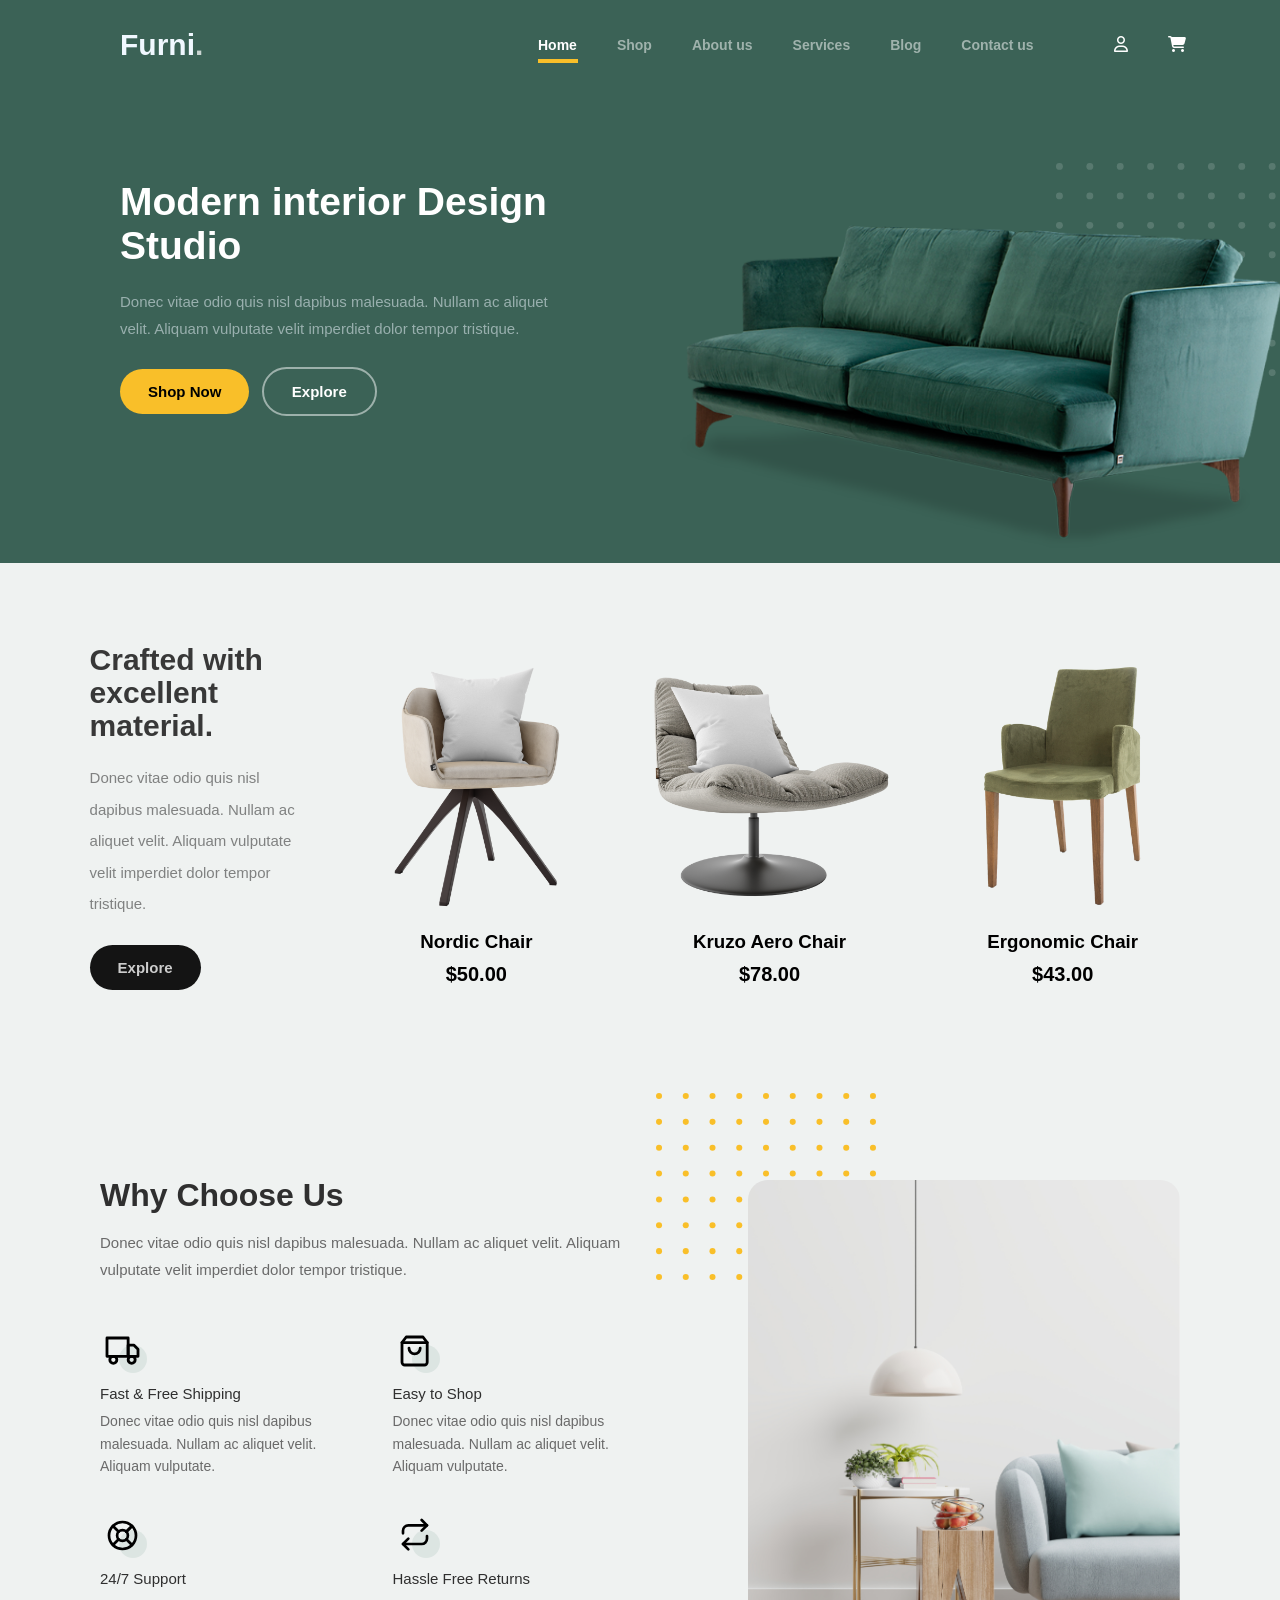
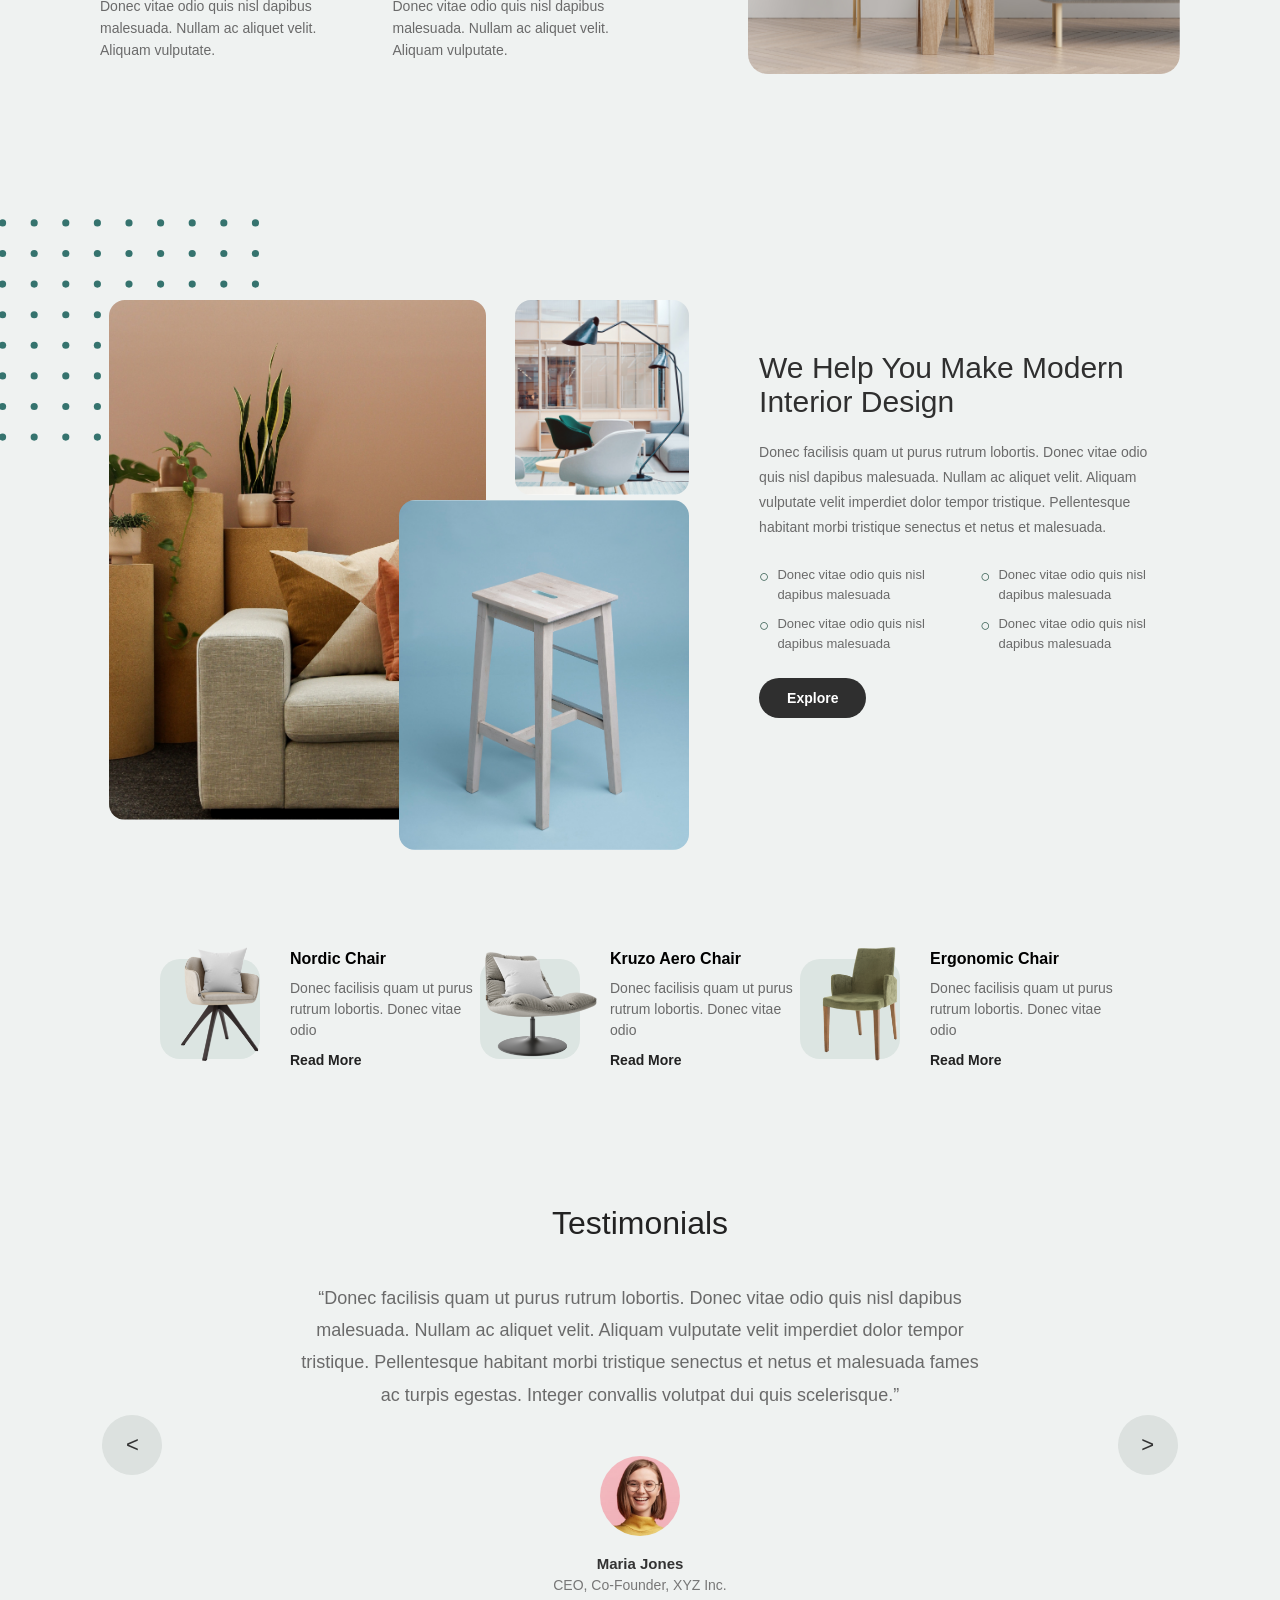
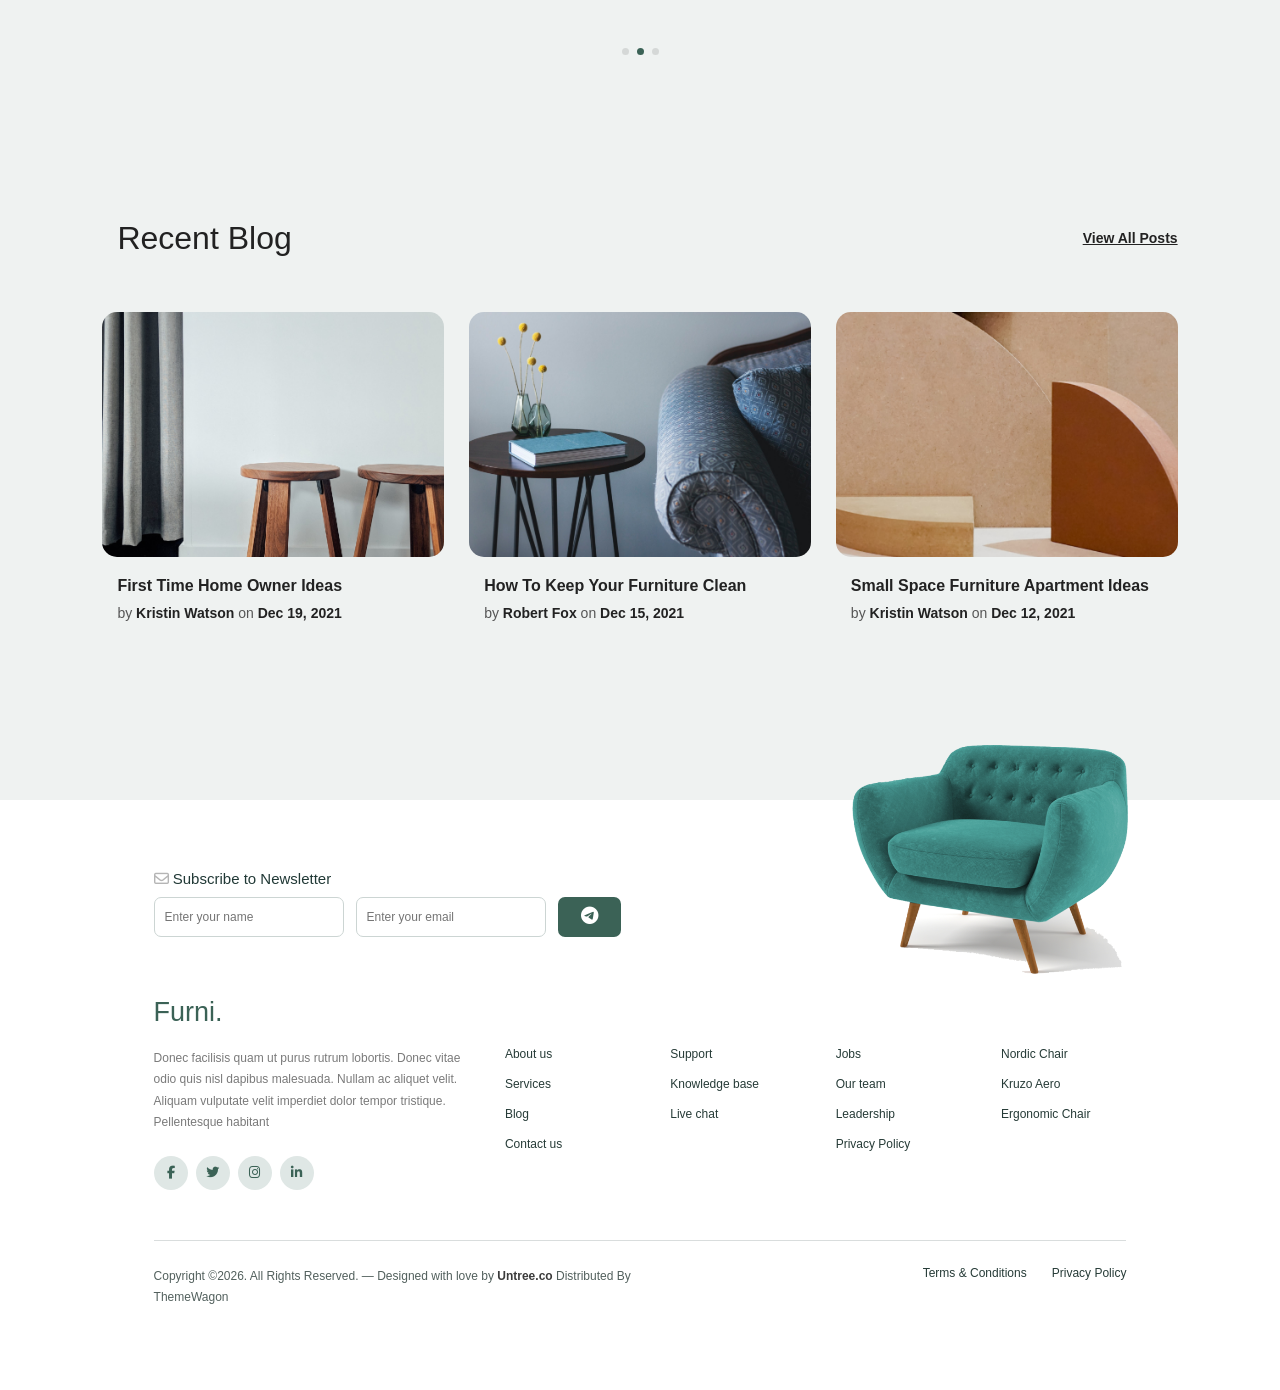
<file: index.html>
<!doctype html>
<html lang="en">
  <head>
    <meta charset="UTF-8" />
    <meta name="viewport" content="width=device-width, initial-scale=1.0" />
    <title>Furni website</title>
    <link rel="stylesheet" href="pro1.css" />
    <link
      rel="stylesheet"
      href="https://cdnjs.cloudflare.com/ajax/libs/font-awesome/6.7.2/css/all.min.css"
      integrity="sha512-Evv84Mr4kqVGRNSgIGL/F/aIDqQb7xQ2vcrdIwxfjThSH8CSR7PBEakCr51Ck+w+/U6swU2Im1vVX0SVk9ABhg=="
      crossorigin="anonymous"
      referrerpolicy="no-referrer"
    />
  </head>     
  <body>
    <!-- whole div and start from here ..... -->
    <div>
      <!-- Header start from here......  -->
      <header class="navbar">
        <div class="nav-items">
          <!-- logo -->
          <span class="logo"> Furni<span>.</span> </span>

          <nav class="nav-list">
            <ul> 
              <li>
                <a href="#">Home</a>
              </li>

              <li>
                <a href="./Additional/shop.html">Shop</a>

              </li>

              <li>
                <a href="./Additional/about.html">About us</a>
              </li>

              <li>
                <a href="./Additional/services.html">Services</a>
              </li>

              <li>
                <a href="./Additional/blog.html">Blog</a>
              </li>

              <li>
                <a href="./Additional/contact.html">Contact us</a>
              </li>
            </ul>
          </nav>
          <!-- icons --> 
          <div class="nav-icons">
            <a href="#">
              <span>
                <i class="fa-regular fa-user"></i>
              </span>
            </a>

            <a href="#">
              <span>
                <i class="fa-solid fa-cart-shopping"></i>
              </span>
            </a>
          </div>
        </div>
      </header>

      <!-- Main page start from here  --> 
      <main>
        <!-- first section  (sofa img and its content) -->
        <section class="main-page">
          <div class="main-content">
            <h1>Modern interior Design <br> Studio</h1>
            <p>
              Donec vitae odio quis nisl dapibus malesuada. Nullam ac aliquet
              <br />
              velit. Aliquam vulputate velit imperdiet dolor tempor tristique.
            </p>
            <button class="btn-1" id="btn-f">Shop Now</button>
            <button class="btn-2" id="btn-f">Explore</button>
          </div>
          <div class="shofa-img">
            <img class="white-dots" src="./pics/dots-light.svg" alt="">
            <img class="main-img" src="./pics/couch.png" alt="#" /> 
          </div>
        </section>

        <!-- second section start from here  -->
        <section class="second-main-page">
          <div class="second-content">
            <h2>Crafted with<br />excellent<br />material.</h2>

            <p>
              Donec vitae odio quis nisl dapibus malesuada. Nullam ac aliquet
              velit. Aliquam vulputate velit imperdiet dolor tempor tristique.
            </p>

            <button>Explore</button> 
          </div>

          <div class="chair-1">
            <img src="./pics/product-1.png" alt="" />
            <h3>Nordic Chair</h3>
            <h4>$50.00</h4>
          </div>

          <div class="chair-2">
            <img src="./pics/product-2.png" alt="" />
            <h3>Kruzo Aero Chair</h3>
            <h4>$78.00</h4>
          </div>

          <div class="chair-3">
            <img src="./pics/product-3.png" alt="" />
            <h3>Ergonomic Chair</h3>
            <h4>$43.00</h4>
          </div>
        </section>

        <!-- third section start from here -->
        <section class="third-main-page">
          <!-- main div of third content -->
          <div class="third-content">
            <h2>Why Choose Us</h2>

            <p class="third-description">
              Donec vitae odio quis nisl dapibus malesuada. Nullam ac aliquet
              velit. Aliquam vulputate velit imperdiet dolor tempor tristique.
            </p>

            <!-- main div ka class -->
            <div class="features">
              <!-- first div -->
              <div class="feature">
                <div class="feature-icon">
                  <img src="./pics/truck.svg" alt="#" />
                </div>
                <h3>Fast & Free Shipping</h3>
                <p>
                  Donec vitae odio quis nisl dapibus malesuada. Nullam ac
                  aliquet velit. Aliquam vulputate.
                </p>
              </div>

              <!-- second div -->
              <div class="feature">
                <div class="feature-icon">
                  <img src="./pics/bag.svg" alt="#" />
                </div>
                <h3>Easy to Shop</h3>
                <p>
                  Donec vitae odio quis nisl dapibus malesuada. Nullam ac
                  aliquet velit. Aliquam vulputate.
                </p>
              </div>

              <!-- 3rd div class -->
              <div class="feature">
                <div class="feature-icon">
                  <img src="./pics/support.svg" alt="#" />
                </div>
                <h3>24/7 Support</h3>
                <p>
                  Donec vitae odio quis nisl dapibus malesuada. Nullam ac
                  aliquet velit. Aliquam vulputate.
                </p>
              </div>

              <!-- 4th div ka  -->
              <div class="feature">
                <div class="feature-icon">
                  <img src="./pics/return.svg" alt="#" />
                </div>
                <h3>Hassle Free Returns</h3>
                <p>
                  Donec vitae odio quis nisl dapibus malesuada. Nullam ac
                  aliquet velit. Aliquam vulputate.
                </p>
              </div>
            </div>
          </div>

          <div class="third-img">
            <img
              class="yellow-dots"
              src="./pics/dots-yellow.svg"
              alt="#"
            />
            <img
              class="main-img"
              src="./pics/why-choose-us-img.jpg"
              alt="Living room furniture"
            />
          </div>
        </section>

        <!-- fourth section start from here -->

        <section class="fourth-main-page">
          <div class="fourth-images">
            <img
              class="fourth-dots"
              src="./pics/dots-green.svg"
              alt="#"
            />
            <img
              class="fourth-img-1"
              src="./pics/img-grid-1.jpg"
              alt="#"
            />
            <img
              class="fourth-img-2"
              src="./pics/img-grid-2.jpg"
              alt="#"
            />
            <img
              class="fourth-img-3"
              src="./pics/img-grid-3.jpg"
              alt="#"
            />
          </div>

          <div class="fourth-content">
            <h2>We Help You Make Modern<br />Interior Design</h2>

            <p>
              Donec facilisis quam ut purus rutrum lobortis. Donec vitae odio
              quis nisl dapibus malesuada. Nullam ac aliquet velit. Aliquam
              vulputate velit imperdiet dolor tempor tristique. Pellentesque
              habitant morbi tristique senectus et netus et malesuada.
            </p>

            <div class="fourth-features">
              <div class="fourth-feature">
                <span>○</span>
                <p>Donec vitae odio quis nisl dapibus malesuada</p>
              </div>

              <div class="fourth-feature">
                <span>○</span>
                <p>Donec vitae odio quis nisl dapibus malesuada</p>
              </div>

              <div class="fourth-feature">
                <span>○</span>
                <p>Donec vitae odio quis nisl dapibus malesuada</p>
              </div>

              <div class="fourth-feature">
                <span>○</span>
                <p>Donec vitae odio quis nisl dapibus malesuada</p>
              </div>
            </div>

            <button>Explore</button>
          </div>
        </section>

        <!-- fifth section started -->

        <section class="fifth-main-page">
          <div class="fifth-main">
            <div class="fifth-1">
              <div class="fifth-img-box">
                <img
                  class="fifth-img-1"
                  src="./pics/product-1.png"
                  alt="Nordic Chair"
                />
              </div>

              <div class="fifth-text">
                <h3>Nordic Chair</h3>
                <p>
                  Donec facilisis quam ut purus rutrum lobortis. Donec vitae
                  odio
                </p>
                <a href="#">Read More</a>
              </div>
            </div>

            <div class="fifth-2">
              <div class="fifth-img-box">
                <img
                  class="fifth-img-2"
                  src="./pics/product-2.png"
                  alt="Kruzo Aero Chair"
                />
              </div>

              <div class="fifth-text">
                <h3>Kruzo Aero Chair</h3>
                <p>
                  Donec facilisis quam ut purus rutrum lobortis. Donec vitae
                  odio
                </p>
                <a href="#">Read More</a>
              </div>
            </div>

            <div class="fifth-3">
              <div class="fifth-img-box">
                <img
                  class="fifth-img-3"
                  src="./pics/product-3.png"
                  alt="Ergonomic Chair"
                />
              </div>

              <div class="fifth-text">
                <h3>Ergonomic Chair</h3>
                <p>
                  Donec facilisis quam ut purus rutrum lobortis. Donec vitae
                  odio
                </p>
                <a href="#">Read More</a>
              </div>
            </div>
          </div>
        </section>

        <!-- sixth section started -->

        <section class="sixth-main-page">
          <h2>Testimonials</h2>

          <p class="sixth-para">
            “Donec facilisis quam ut purus rutrum lobortis. Donec vitae odio
            quis nisl dapibus malesuada. Nullam ac aliquet velit. Aliquam
            vulputate velit imperdiet dolor tempor tristique. Pellentesque
            habitant morbi tristique senectus et netus et malesuada fames ac
            turpis egestas. Integer convallis volutpat dui quis scelerisque.”
          </p>

          <button class="sixth-left"><</button>

          <div class="sixth-person">
            <img src="./pics/person-1.png" alt="Maria Jones" />

            <h3>Maria Jones</h3>

            <p>CEO, Co-Founder, XYZ Inc.</p>
          </div>

          <button class="sixth-right"> > </button>

          <div class="sixth-dots">
            <span></span>
            <span></span>
            <span></span>
          </div>
        </section>

        <section class="seventh-main-page">
          <div class="seventh-heading">
            <h2>Recent Blog</h2>
            <a href="#">View All Posts</a>
          </div>

          <div class="seventh-main">
            <div class="seventh-1">
              <img
                src="./pics/post-1.jpg"
                alt="First Time Home Owner Ideas"
              />

              <h3>First Time Home Owner Ideas</h3>

              <p>by <span>Kristin Watson</span> on <span>Dec 19, 2021</span></p>
            </div>

            <div class="seventh-2">
              <img
                src="./pics/post-2.jpg"
                alt="How To Keep Your Furniture Clean"
              />

              <h3>How To Keep Your Furniture Clean</h3>

              <p>by <span>Robert Fox</span> on <span> Dec 15, 2021</span></p>
            </div>

            <div class="seventh-3">
              <img
                src="./pics/post-3.jpg"
                alt="Small Space Furniture Apartment Ideas"
              />

              <h3>Small Space Furniture Apartment Ideas</h3>

              <p>
                by <span>Kristin Watson</span> on <span> Dec 12, 2021</span>
              </p>
            </div>
          </div>
        </section>

      </main>

      <!-- footer start from here  -->
       
      <footer>
        <section class="footer-main-page">
          <!-- Chair -->
          <div class="footer-chair">
            <img src="./pics/sofa.png" alt="Chair" />
          </div>

          <!-- Newsletter -->
          <div class="newsletter">
            <h3>
              <span>
                <i class="fa-slab-press fa-regular fa-envelope"></i>
              </span>
              Subscribe to Newsletter</h3>

            <div class="newsletter-form">
              <input type="text" placeholder="Enter your name" />
              <input type="email" placeholder="Enter your email" />
              <button>
             <i class="fa-brands fa-telegram"></i>
              </button>
            </div>
          </div>

          <!-- Footer Content -->
          <div class="footer-content">
            <!-- About -->
            <div class="footer-about">
              <h2>Furni<span>.</span></h2>

              <p>
                Donec facilisis quam ut purus rutrum lobortis. Donec vitae odio
                quis nisl dapibus malesuada. Nullam ac aliquet velit. Aliquam
                vulputate velit imperdiet dolor tempor tristique. Pellentesque
                habitant
              </p>

              <div class="social-icons">
                <a href="#">
                 <i class="fa-brands fa-facebook-f"></i>
                </a>
                <a href="#">
                  <i class="fa-brands fa-twitter"></i>
                </a>
                <a href="#">
                 <i class="fa-brands fa-instagram"></i>
                </a>
                <a href="#">
                 <i class="fa-brands fa-linkedin-in"></i>
                </a>
              </div>
            </div>

            <!-- About Us -->
            <div class="footer-links">
              <a href="#">About us</a>
              <a href="#">Services</a>
              <a href="#">Blog</a>
              <a href="#">Contact us</a>
            </div>

            <!-- Support -->
            <div class="footer-links">
              <a href="#">Support</a>
              <a href="#">Knowledge base</a>
              <a href="#">Live chat</a>
            </div>

            <!-- Jobs -->
            <div class="footer-links">
              <a href="#">Jobs</a>
              <a href="#">Our team</a>
              <a href="#">Leadership</a>
              <a href="#">Privacy Policy</a>
            </div>

            <!-- Products -->
            <div class="footer-links">
              <a href="#">Nordic Chair</a>
              <a href="#">Kruzo Aero</a>
              <a href="#">Ergonomic Chair</a>
            </div>
          </div>

          <!-- Bottom Footer -->
          <div class="footer-bottom">
            <p>
              Copyright ©2026. All Rights Reserved. — Designed with love by
             <span>Untree.co </span> Distributed By ThemeWagon
            </p>

            <div>
              <a href="#">Terms & Conditions</a>
              <a href="#">Privacy Policy</a>
            </div>
          </div>
        </section>

      </footer>
      
    </div>
  </body>
</html>
</file>
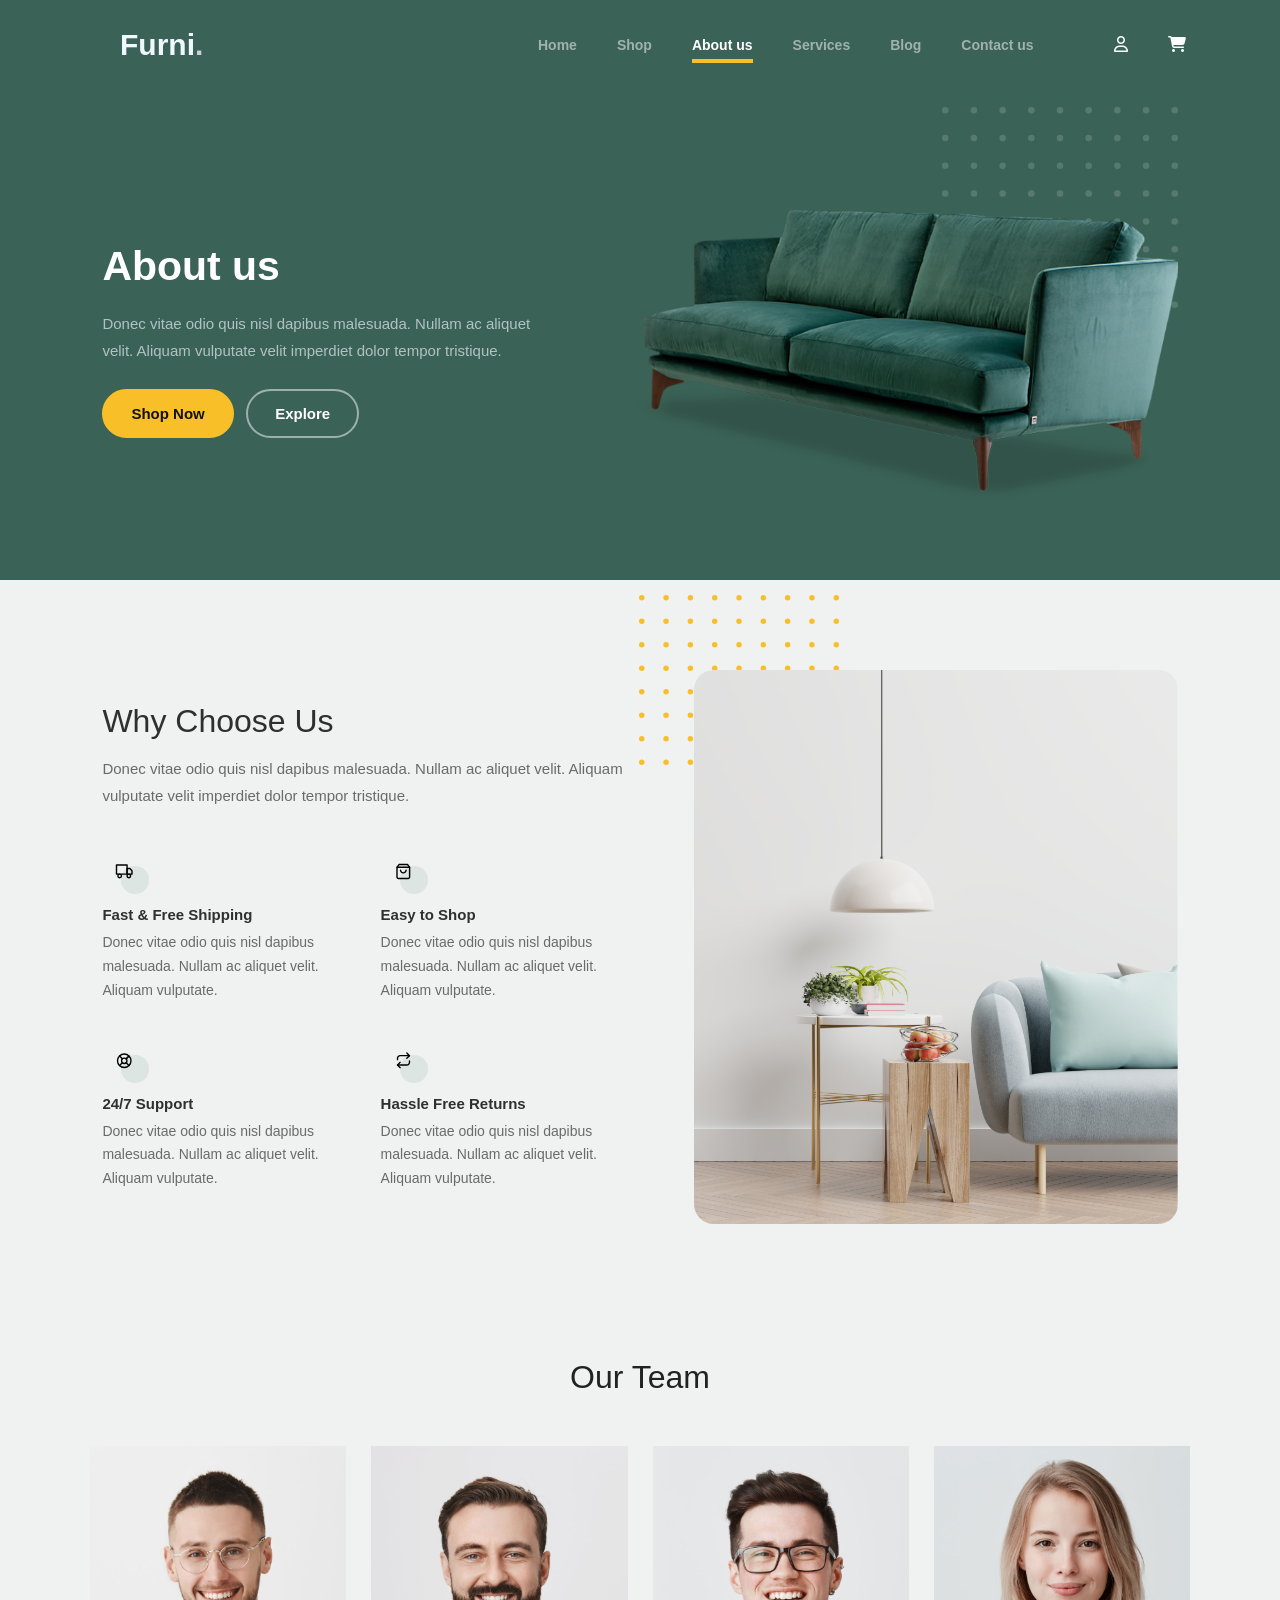
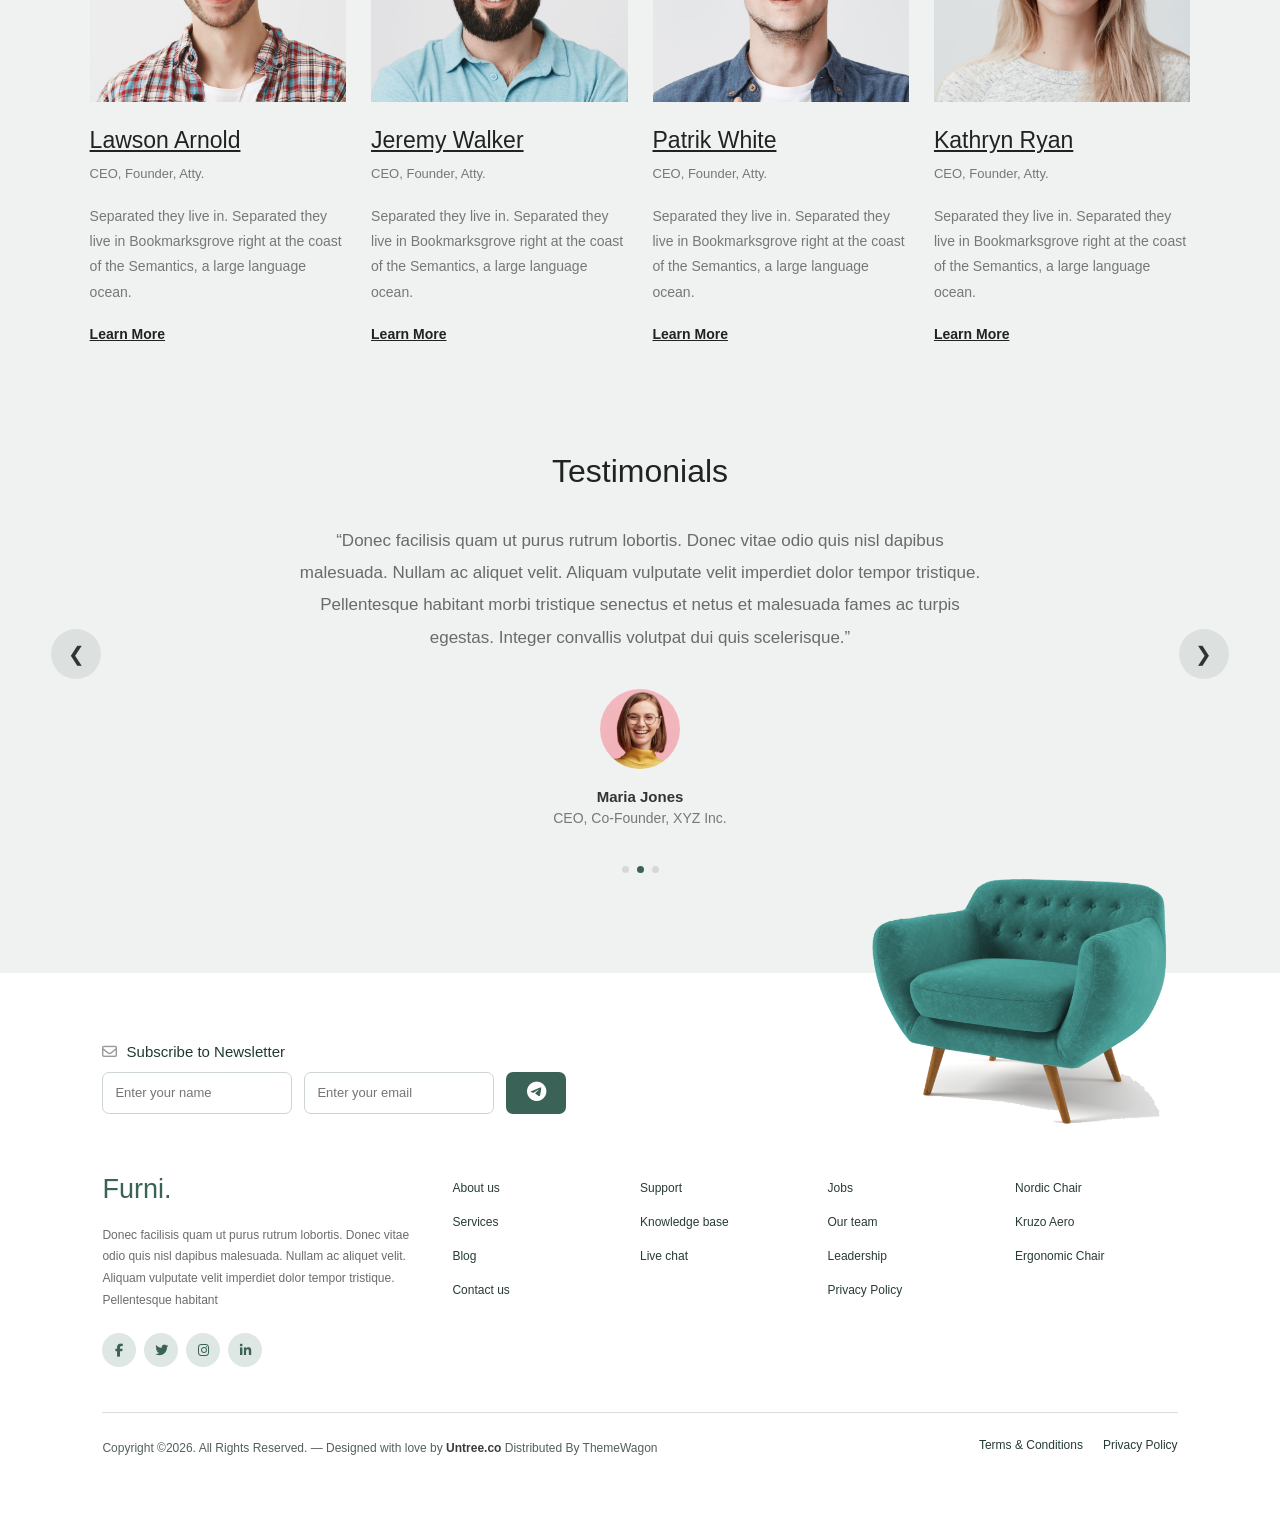
<file: Additional/about.html>
<!doctype html>
<html lang="en">
  <head>
    <meta charset="UTF-8" />
    <meta name="viewport" content="width=device-width, initial-scale=1.0" />
    <title>Furni website</title>
    <link rel="stylesheet" href="about.css" />
    <link
      rel="stylesheet"
      href="https://cdnjs.cloudflare.com/ajax/libs/font-awesome/6.7.2/css/all.min.css"
      integrity="sha512-Evv84Mr4kqVGRNSgIGL/F/aIDqQb7xQ2vcrdIwxfjThSH8CSR7PBEakCr51Ck+w+/U6swU2Im1vVX0SVk9ABhg=="
      crossorigin="anonymous"
      referrerpolicy="no-referrer"
    />
  </head>
  <body>
    <!-- main div -->
    <div>
      <!-- Header start from here......  -->
      <header class="navbar">
        <div class="nav-items">
          <!-- logo -->
          <span class="logo"> Furni<span>.</span> </span>

          <nav class="nav-list">
            <ul> 
              <li>
                <a href="../index.html">Home</a>
              </li>

              <li>
                <a href="../Additional/shop.html">Shop</a>
              </li>

              <li>
                <a href="../Additional/about.html">About us</a>
              </li>

              <li>
                <a href="../Additional/services.html">Services</a>
              </li>

              <li>
                <a href="../Additional/blog.html">Blog</a>
              </li>

              <li>
                <a href="../Additional/contact.html">Contact us</a>
              </li>
            </ul>
          </nav>
          <!-- icons -->
          <div class="nav-icons">
            <a href="#">
              <span>
                <i class="fa-regular fa-user"></i>
              </span>
            </a>

            <a href="#">
              <span>
                <i class="fa-solid fa-cart-shopping"></i>
              </span>
            </a>
          </div>
        </div>
      </header>

      <!-- main started  -->

      <main>
        <!-- first section  (sofa img and its content) -->
        <section class="main-page">
          <div class="main-content">
            <h1>About us</h1>
            <p>
              Donec vitae odio quis nisl dapibus malesuada. Nullam ac aliquet
              <br />
              velit. Aliquam vulputate velit imperdiet dolor tempor tristique.
            </p>
            <button class="btn-1" id="btn-f">Shop Now</button>
            <button class="btn-2" id="btn-f">Explore</button>
          </div>
          <div class="shofa-img">
            <img class="white-dots" src="../pics/dots-light.svg" alt="" />
            <img class="main-img" src="../pics/couch.png" alt="#" />
          </div>
        </section>

        <!-- (second) third section start from here -->
        <section class="third-main-page">
          <!-- main div of third content -->
          <div class="third-content">
            <h2>Why Choose Us</h2>

            <p class="third-description">
              Donec vitae odio quis nisl dapibus malesuada. Nullam ac aliquet
              velit. Aliquam vulputate velit imperdiet dolor tempor tristique.
            </p>

            <!-- main div ka class -->
            <div class="features">
              <!-- first div -->
              <div class="feature">
                <div class="feature-icon">
                  <img src="../pics/truck.svg" alt="#" />
                </div>
                <h3>Fast & Free Shipping</h3>
                <p>
                  Donec vitae odio quis nisl dapibus malesuada. Nullam ac
                  aliquet velit. Aliquam vulputate.
                </p>
              </div>

              <!-- second div -->
              <div class="feature">
                <div class="feature-icon">
                  <img src="../pics/bag.svg" alt="#" />
                </div>
                <h3>Easy to Shop</h3>
                <p>
                  Donec vitae odio quis nisl dapibus malesuada. Nullam ac
                  aliquet velit. Aliquam vulputate.
                </p>
              </div>

              <!-- 3rd div class -->
              <div class="feature">
                <div class="feature-icon">
                  <img src="../pics/support.svg" alt="#" />
                </div>
                <h3>24/7 Support</h3>
                <p>
                  Donec vitae odio quis nisl dapibus malesuada. Nullam ac
                  aliquet velit. Aliquam vulputate.
                </p>
              </div>

              <!-- 4th div ka  -->
              <div class="feature">
                <div class="feature-icon">
                  <img src="../pics/return.svg" alt="#" />
                </div>
                <h3>Hassle Free Returns</h3>
                <p>
                  Donec vitae odio quis nisl dapibus malesuada. Nullam ac
                  aliquet velit. Aliquam vulputate.
                </p>
              </div>
            </div>
          </div>

          <div class="third-img">
            <img class="yellow-dots" src="../pics/dots-yellow.svg" alt="#" />
            <img
              class="main-img"
              src="../pics/why-choose-us-img.jpg"
              alt="Living room furniture"
            />
          </div>
        </section>

        <!-- (third) forth section -->

        <!-- Fourth Section - Our Team -->
        <section class="fourth-main-page">
          <h2>Our Team</h2>

          <div class="team-container">
            <div class="team-card">
              <img src="../pics/person_1.jpg" alt="Team Member" />

              <h3>Lawson Arnold</h3>
              <span>CEO, Founder, Atty.</span>

              <p>
                Separated they live in. Separated they live in Bookmarksgrove
                right at the coast of the Semantics, a large language ocean.
              </p>

              <a href="#">Learn More</a>
            </div>

            <div class="team-card">
              <img src="../pics/person_2.jpg" alt="Team Member" />

              <h3>Jeremy Walker</h3>
              <span>CEO, Founder, Atty.</span>

              <p>
                Separated they live in. Separated they live in Bookmarksgrove
                right at the coast of the Semantics, a large language ocean.
              </p>

              <a href="#">Learn More</a>
            </div>

            <div class="team-card">
              <img src="../pics/person_3.jpg" alt="Team Member" />

              <h3>Patrik White</h3>
              <span>CEO, Founder, Atty.</span>

              <p>
                Separated they live in. Separated they live in Bookmarksgrove
                right at the coast of the Semantics, a large language ocean.
              </p>

              <a href="#">Learn More</a>
            </div>

            <div class="team-card">
              <img src="../pics/person_4.jpg" alt="Team Member" />

              <h3>Kathryn Ryan</h3>
              <span>CEO, Founder, Atty.</span>

              <p>
                Separated they live in. Separated they live in Bookmarksgrove
                right at the coast of the Semantics, a large language ocean.
              </p>

              <a href="#">Learn More</a>
            </div>
          </div>
        </section>

        <!-- ( forth )sixth section started -->

        <section class="sixth-main-page">
          <h2>Testimonials</h2>

          <p class="sixth-para">
            “Donec facilisis quam ut purus rutrum lobortis. Donec vitae odio
            quis nisl dapibus malesuada. Nullam ac aliquet velit. Aliquam
            vulputate velit imperdiet dolor tempor tristique. Pellentesque
            habitant morbi tristique senectus et netus et malesuada fames ac
            turpis egestas. Integer convallis volutpat dui quis scelerisque.”
          </p>

          <button class="sixth-left">&#10094;</button>

          <div class="sixth-person">
            <img src="../pics/person-1.png" alt="Maria Jones" />

            <h3>Maria Jones</h3>

            <p>CEO, Co-Founder, XYZ Inc.</p>
          </div>

          <button class="sixth-right">&#10095;</button>

          <div class="sixth-dots">
            <span></span>
            <span></span>
            <span></span>
          </div>
        </section>
      </main>

      <!-- footer started -->

      <footer>
        <section class="footer-main-page">
          <!-- Chair -->
          <div class="footer-chair">
            <img src="../pics/sofa.png" alt="Chair" />
          </div>

          <!-- Newsletter -->
          <div class="newsletter">
            <h3>
              <span>
                <i class="fa-slab-press fa-regular fa-envelope"></i>
              </span>
              Subscribe to Newsletter
            </h3>

            <div class="newsletter-form">
              <input type="text" placeholder="Enter your name" />
              <input type="email" placeholder="Enter your email" />
              <button>
                <i class="fa-brands fa-telegram"></i>
              </button>
            </div>
          </div>

          <!-- Footer Content -->
          <div class="footer-content">
            <!-- About -->
            <div class="footer-about">
              <h2>Furni<span>.</span></h2>

              <p>
                Donec facilisis quam ut purus rutrum lobortis. Donec vitae odio
                quis nisl dapibus malesuada. Nullam ac aliquet velit. Aliquam
                vulputate velit imperdiet dolor tempor tristique. Pellentesque
                habitant
              </p>

              <div class="social-icons">
                <a href="#">
                  <i class="fa-brands fa-facebook-f"></i>
                </a>
                <a href="#">
                  <i class="fa-brands fa-twitter"></i>
                </a>
                <a href="#">
                  <i class="fa-brands fa-instagram"></i>
                </a>
                <a href="#">
                  <i class="fa-brands fa-linkedin-in"></i>
                </a>
              </div>
            </div>

            <!-- About Us -->
            <div class="footer-links">
              <a href="#">About us</a>
              <a href="#">Services</a>
              <a href="#">Blog</a>
              <a href="#">Contact us</a>
            </div>

            <!-- Support -->
            <div class="footer-links">
              <a href="#">Support</a>
              <a href="#">Knowledge base</a>
              <a href="#">Live chat</a>
            </div>

            <!-- Jobs -->
            <div class="footer-links">
              <a href="#">Jobs</a>
              <a href="#">Our team</a>
              <a href="#">Leadership</a>
              <a href="#">Privacy Policy</a>
            </div>

            <!-- Products -->
            <div class="footer-links">
              <a href="#">Nordic Chair</a>
              <a href="#">Kruzo Aero</a>
              <a href="#">Ergonomic Chair</a>
            </div>
          </div>

          <!-- Bottom Footer -->
          <div class="footer-bottom">
            <p>
              Copyright ©2026. All Rights Reserved. — Designed with love by
              <span>Untree.co </span> Distributed By ThemeWagon
            </p>

            <div>
              <a href="#">Terms & Conditions</a>
              <a href="#">Privacy Policy</a>
            </div>
          </div>
        </section>
      </footer>
    </div>
  </body>
</html>
</file>
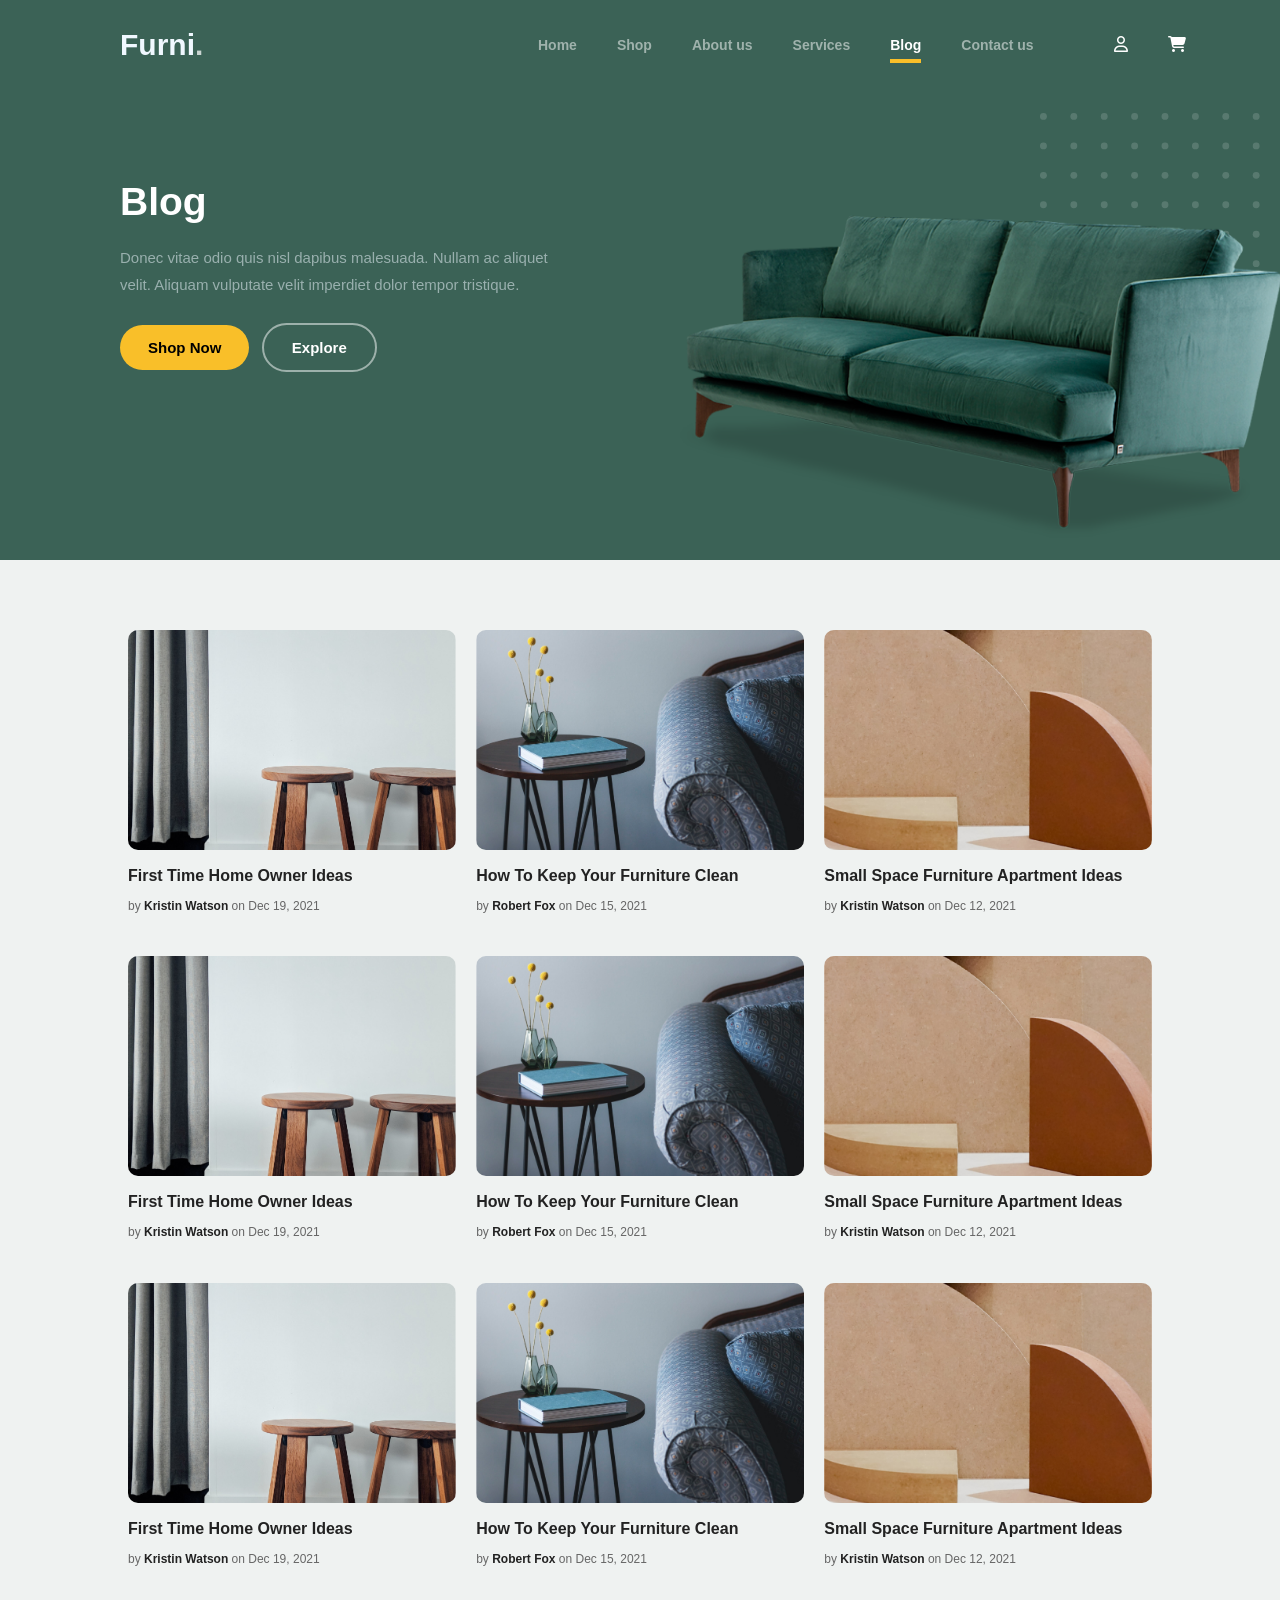
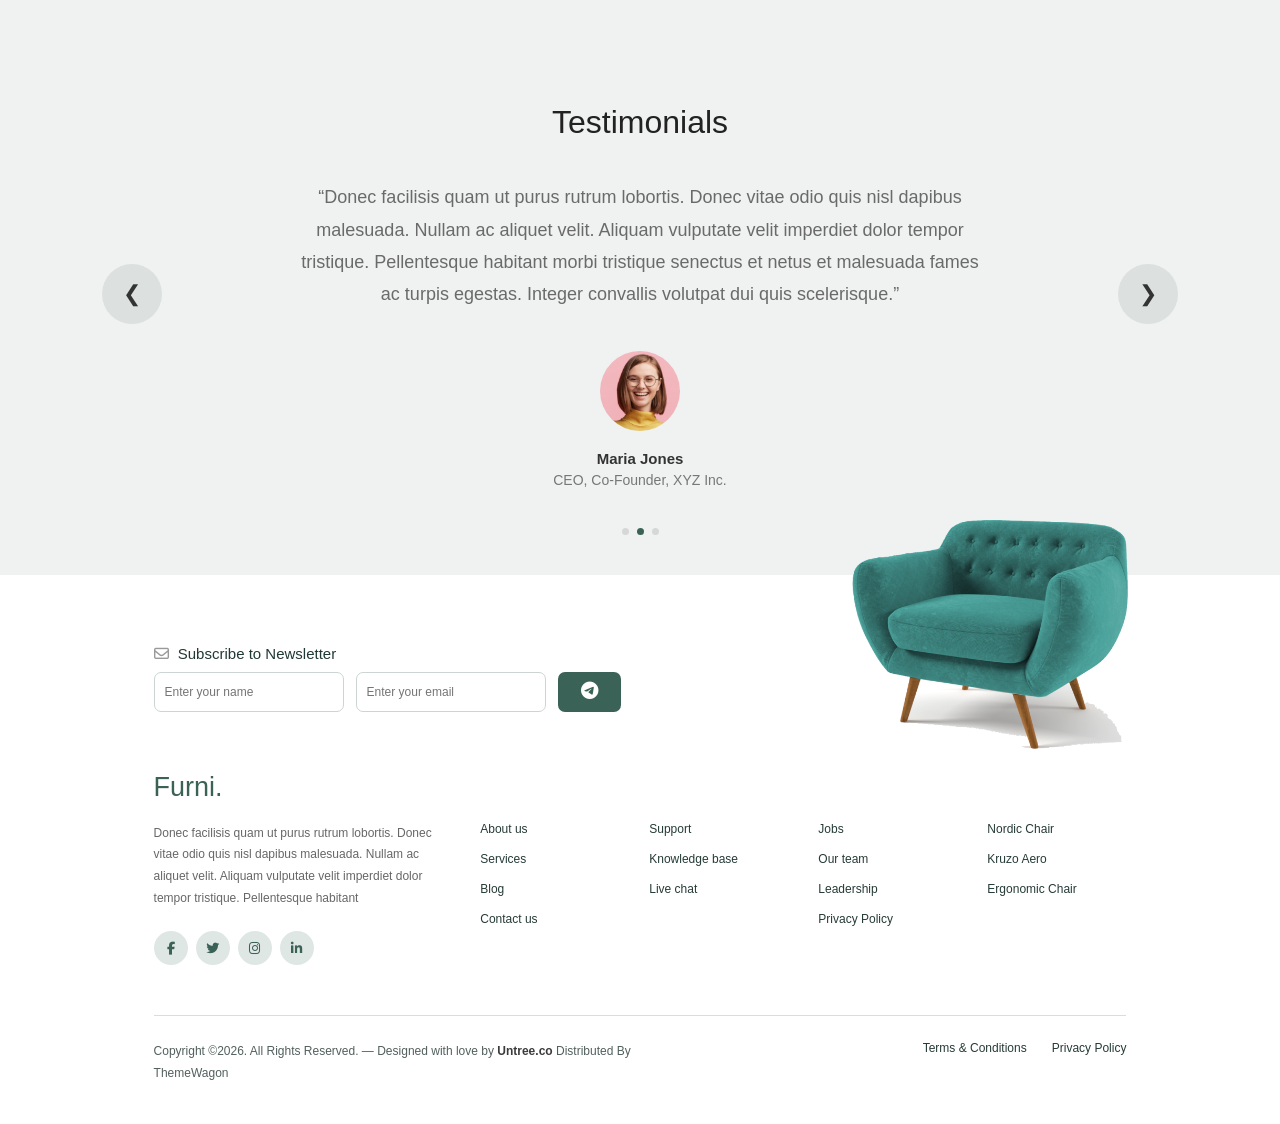
<file: Additional/blog.html>
<!doctype html>
<html lang="en">
  <head>
    <meta charset="UTF-8" />
    <meta name="viewport" content="width=device-width, initial-scale=1.0" />

    <title>Furni website</title>

    <link rel="stylesheet" href="blog.css" />

    <link
      rel="stylesheet"
      href="https://cdnjs.cloudflare.com/ajax/libs/font-awesome/6.7.2/css/all.min.css"
      integrity="sha512-Evv84Mr4kqVGRNSgIGL/F/aIDqQb7xQ2vcrdIwxfjThSH8CSR7PBEakCr51Ck+w+/U6swU2Im1vVX0SVk9ABhg=="
      crossorigin="anonymous"
      referrerpolicy="no-referrer"
    />
  </head>

  <body>
    <!-- Main page started from here -->

    <div>
      <!-- header-->

      <header class="navbar">
        <div class="nav-items">
          <!-- Logo -->
          <span class="logo"> Furni<span>.</span> </span>

          <!-- Navigation -->
          <nav class="nav-list">
            <ul>
              <li>
                <a href="../index.html">Home</a>
              </li>

              <li>
                <a href="../Additional/shop.html">Shop</a>
              </li>

              <li>
                <a href="../Additional/about.html">About us</a>
              </li>

              <li>
                <a href="../Additional/services.html">Services</a>
              </li>

              <li>
                <a href="../Additional/blog.html">Blog</a>
              </li>

              <li>
                <a href="../Additional/contact.html">Contact us</a>
              </li>
            </ul>
          </nav>

          <!-- Icons -->
          <div class="nav-icons">
            <a href="#">
              <span>
                <i class="fa-regular fa-user"></i>
              </span>
            </a>

            <a href="#">
              <span>
                <i class="fa-solid fa-cart-shopping"></i>
              </span>
            </a>
          </div>
        </div>
      </header>

      <!--main-->

      <main>
        <!--  first section  -->
        <section class="main-page">
          <div class="main-content">
            <h1>Blog</h1>

            <p>
              Donec vitae odio quis nisl dapibus malesuada. Nullam ac aliquet
              <br />
              velit. Aliquam vulputate velit imperdiet dolor tempor tristique.
            </p>

            <button class="btn-1">Shop Now</button>

            <button class="btn-2">Explore</button>
          </div>

          <!-- Sofa image -->

         
           <div class="shofa-img">
                <img src="../pics/dots-light.svg" class="white-dots" alt="">
                <img src="../pics/couch.png" class="sofa" alt="Sofa">
            </div>
        </section>

        <!-- second section -->

        <section class="blog-main-page">
          <div class="blog-main">
            <!-- Blog 1 -->
            <div class="blog-card">
              <img src="../pics/post-1.jpg" alt="Blog Image" />

              <h3>First Time Home Owner Ideas</h3>

              <p>by <span>Kristin Watson</span> on Dec 19, 2021</p>
            </div>

            <!-- Blog 2 -->
            <div class="blog-card">
              <img src="../pics/post-2.jpg" alt="Blog Image" />

              <h3>How To Keep Your Furniture Clean</h3>

              <p>by <span>Robert Fox</span> on Dec 15, 2021</p>
            </div>

            <!-- Blog 3 -->
            <div class="blog-card">
              <img src="../pics/post-3.jpg" alt="Blog Image" />

              <h3>Small Space Furniture Apartment Ideas</h3>

              <p>by <span>Kristin Watson</span> on Dec 12, 2021</p>
            </div>

            <!-- Blog 4 -->
            <div class="blog-card">
              <img src="../pics/post-1.jpg" alt="Blog Image" />

              <h3>First Time Home Owner Ideas</h3>

              <p>by <span>Kristin Watson</span> on Dec 19, 2021</p>
            </div>

            <!-- Blog 5 -->
            <div class="blog-card">
              <img src="../pics/post-2.jpg" alt="Blog Image" />

              <h3>How To Keep Your Furniture Clean</h3>

              <p>by <span>Robert Fox</span> on Dec 15, 2021</p>
            </div>

            <!-- Blog 6 -->
            <div class="blog-card">
              <img src="../pics/post-3.jpg" alt="Blog Image" />

              <h3>Small Space Furniture Apartment Ideas</h3>

              <p>by <span>Kristin Watson</span> on Dec 12, 2021</p>
            </div>

            <!-- Blog 7 -->
            <div class="blog-card">
              <img src="../pics/post-1.jpg" alt="Blog Image" />

              <h3>First Time Home Owner Ideas</h3>

              <p>by <span>Kristin Watson</span> on Dec 19, 2021</p>
            </div>

            <!-- Blog 8 -->
            <div class="blog-card">
              <img src="../pics/post-2.jpg" alt="Blog Image" />

              <h3>How To Keep Your Furniture Clean</h3>

              <p>by <span>Robert Fox</span> on Dec 15, 2021</p>
            </div>

            <!-- Blog 9 -->
            <div class="blog-card">
              <img src="../pics/post-3.jpg" alt="Blog Image" />

              <h3>Small Space Furniture Apartment Ideas</h3>

              <p>by <span>Kristin Watson</span> on Dec 12, 2021</p>
            </div>
          </div>
        </section>

        <!-- 4rd section -->
        <section class="sixth-main-page">
          <h2>Testimonials</h2>

          <p class="sixth-para">
            “Donec facilisis quam ut purus rutrum lobortis. Donec vitae odio
            quis nisl dapibus malesuada. Nullam ac aliquet velit. Aliquam
            vulputate velit imperdiet dolor tempor tristique. Pellentesque
            habitant morbi tristique senectus et netus et malesuada fames ac
            turpis egestas. Integer convallis volutpat dui quis scelerisque.”
          </p>

          <button class="sixth-left">&#10094;</button>

          <div class="sixth-person">
            <img src="../pics/person-1.png" alt="Maria Jones" />

            <h3>Maria Jones</h3>

            <p>CEO, Co-Founder, XYZ Inc.</p>
          </div>

          <button class="sixth-right">&#10095;</button>

          <div class="sixth-dots">
            <span></span>
            <span></span>
            <span></span>
          </div>
        </section>
      </main>

      <!-- footer -->

      <footer>
        <section class="footer-main-page">
          <!-- Chair -->
          <div class="footer-chair">
            <img src="../pics/sofa.png" alt="Chair" />
          </div>

          <!-- Newsletter -->
          <div class="newsletter">
            <h3>
              <span>
                <i class="fa-slab-press fa-regular fa-envelope"></i>
              </span>
              Subscribe to Newsletter
            </h3>

            <div class="newsletter-form">
              <input type="text" placeholder="Enter your name" />
              <input type="email" placeholder="Enter your email" />
              <button>
                <i class="fa-brands fa-telegram"></i>
              </button>
            </div>
          </div>

          <!-- Footer Content -->
          <div class="footer-content">
            <!-- About -->
            <div class="footer-about">
              <h2>Furni<span>.</span></h2>

              <p>
                Donec facilisis quam ut purus rutrum lobortis. Donec vitae odio
                quis nisl dapibus malesuada. Nullam ac aliquet velit. Aliquam
                vulputate velit imperdiet dolor tempor tristique. Pellentesque
                habitant
              </p>

              <div class="social-icons">
                <a href="#">
                  <i class="fa-brands fa-facebook-f"></i>
                </a>
                <a href="#">
                  <i class="fa-brands fa-twitter"></i>
                </a>
                <a href="#">
                  <i class="fa-brands fa-instagram"></i>
                </a>
                <a href="#">
                  <i class="fa-brands fa-linkedin-in"></i>
                </a>
              </div>
            </div>

            <!-- About Us -->
            <div class="footer-links">
              <a href="#">About us</a>
              <a href="#">Services</a>
              <a href="#">Blog</a>
              <a href="#">Contact us</a>
            </div>

            <!-- Support -->
            <div class="footer-links">
              <a href="#">Support</a>
              <a href="#">Knowledge base</a>
              <a href="#">Live chat</a>
            </div>

            <!-- Jobs -->
            <div class="footer-links">
              <a href="#">Jobs</a>
              <a href="#">Our team</a>
              <a href="#">Leadership</a>
              <a href="#">Privacy Policy</a>
            </div>

            <!-- Products -->
            <div class="footer-links">
              <a href="#">Nordic Chair</a>
              <a href="#">Kruzo Aero</a>
              <a href="#">Ergonomic Chair</a>
            </div>
          </div>

          <!-- Bottom Footer -->
          <div class="footer-bottom">
            <p>
              Copyright ©2026. All Rights Reserved. — Designed with love by
              <span>Untree.co </span> Distributed By ThemeWagon
            </p>

            <div>
              <a href="#">Terms & Conditions</a>
              <a href="#">Privacy Policy</a>
            </div>
          </div>
        </section>
      </footer>
    </div>
  </body>
</html>
</file>
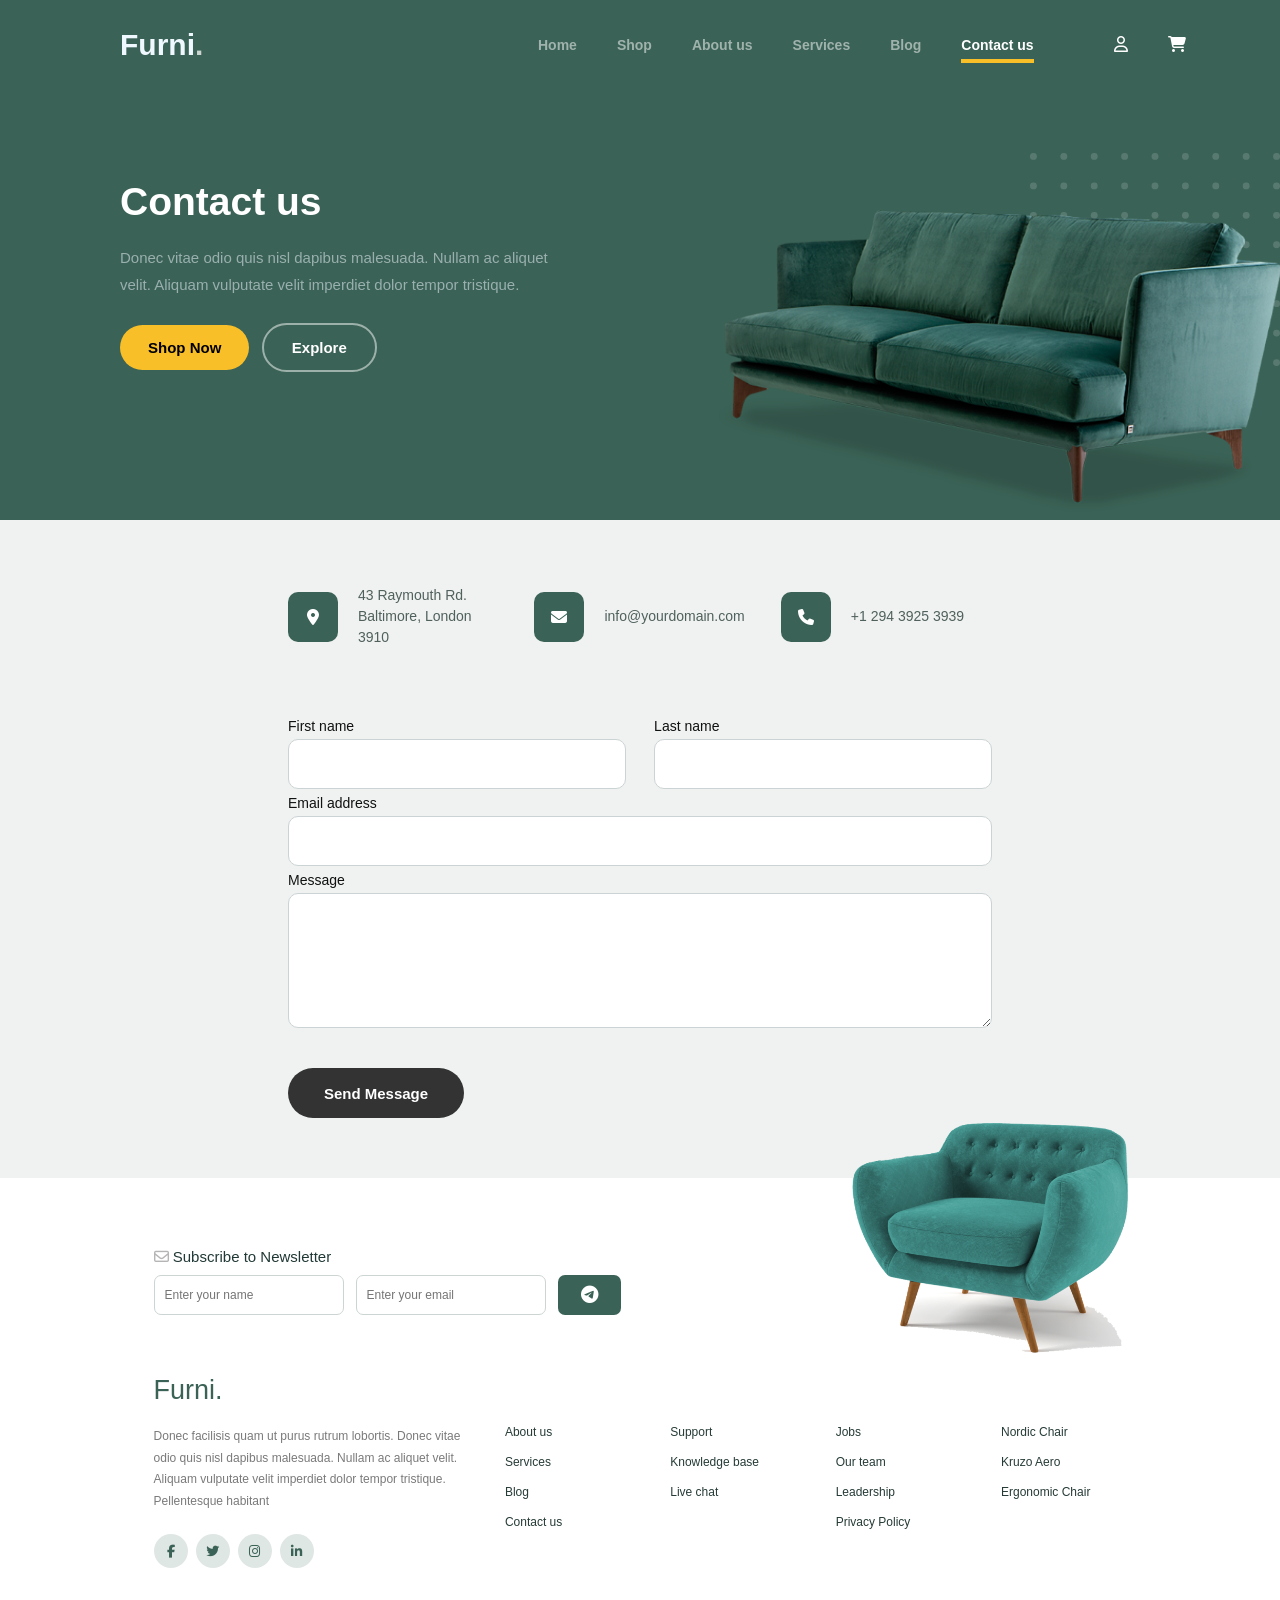
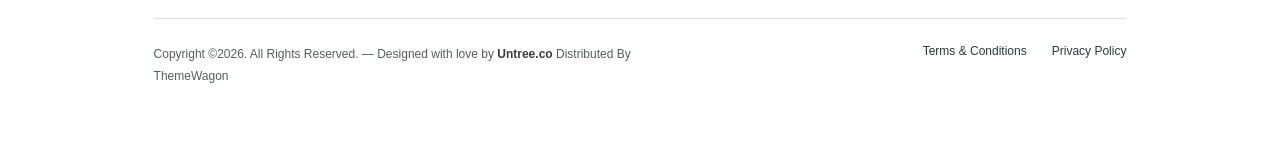
<file: Additional/contact.html>
<!doctype html>
<html lang="en">
  <head>
    <meta charset="UTF-8" />
    <meta name="viewport" content="width=device-width, initial-scale=1.0" />

    <title>Furni website</title>

    <link rel="stylesheet" href="contact.css" />

    <link
      rel="stylesheet"
      href="https://cdnjs.cloudflare.com/ajax/libs/font-awesome/6.7.2/css/all.min.css"
      integrity="sha512-Evv84Mr4kqVGRNSgIGL/F/aIDqQb7xQ2vcrdIwxfjThSH8CSR7PBEakCr51Ck+w+/U6swU2Im1vVX0SVk9ABhg=="
      crossorigin="anonymous"
      referrerpolicy="no-referrer"
    />
  </head>

  <body>
    <!-- Main page started from here -->

    <div>
      <!-- header-->

      <header class="navbar">
        <div class="nav-items">
          <!-- Logo -->
          <span class="logo"> Furni<span>.</span> </span>

          <!-- Navigation -->
          <nav class="nav-list">
            <ul>
              <li>
                <a href="../index.html">Home</a>
              </li>

              <li>
                <a href="../Additional/shop.html">Shop</a>
              </li>

              <li>
                <a href="../Additional/about.html">About us</a>
              </li>

              <li>
                <a href="../Additional/services.html">Services</a>
              </li>

              <li>
                <a href="../Additional/blog.html">Blog</a>
              </li>

              <li>
                <a href="../Additional/contact.html">Contact us</a>
              </li>
            </ul>
          </nav>

          <!-- Icons -->
          <div class="nav-icons">
            <a href="#">
              <span>
                <i class="fa-regular fa-user"></i>
              </span>
            </a>

            <a href="#">
              <span>
                <i class="fa-solid fa-cart-shopping"></i>
              </span>
            </a>
          </div>
        </div>
      </header>

      <!--main-->

      <main>
        <!--  first section  -->
        <section class="main-page">
          <div class="main-content">
            <h1>Contact us</h1>

            <p>
              Donec vitae odio quis nisl dapibus malesuada. Nullam ac aliquet
              <br />
              velit. Aliquam vulputate velit imperdiet dolor tempor tristique.
            </p>

            <button class="btn-1">Shop Now</button>

            <button class="btn-2">Explore</button>
          </div>

          <!-- Sofa image -->

          <div class="shofa-img">
            <img class="white-dots" src="../pics/dots-light.svg" alt="" />

            <img class="main-img" src="../pics/couch.png" alt="Sofa" />
          </div>
        </section>

        <!-- second section -->

        <section class="contact-main-page">
          <!-- Contact Information -->
          <div class="contact-info">
            <div class="contact-box">
              <div class="contact-icon">
                <i class="fa-solid fa-location-dot"></i>
              </div>

              <p>
                43 Raymouth Rd.<br />
                Baltimore, London<br />
                3910
              </p>
            </div>

            <div class="contact-box">
              <div class="contact-icon">
                <i class="fa-solid fa-envelope"></i>
              </div>

              <p>info@yourdomain.com</p>
            </div>

            <div class="contact-box">
              <div class="contact-icon">
                <i class="fa-solid fa-phone"></i>
              </div>

              <p>+1 294 3925 3939</p>
            </div>
          </div>

          <!-- Contact Form -->
          <div class="contact-form">
            <div class="name-box">
              <div class="input-box">
                <label>First name</label>
                <input type="text" />
              </div>

              <div class="input-box">
                <label>Last name</label>
                <input type="text" />
              </div>
            </div>

            <div class="input-box full-input">
              <label>Email address</label>
              <input type="email" />
            </div>

            <div class="input-box full-input">
              <label>Message</label>
              <textarea></textarea>
            </div>

            <button class="send-btn">Send Message</button>
          </div>
        </section>

      </main>

      <!-- footer -->

      <footer>
        <section class="footer-main-page">
          <!-- Chair -->
          <div class="footer-chair">
            <img src="../pics/sofa.png" alt="Chair" />
          </div>

          <!-- Newsletter -->
          <div class="newsletter">
            <h3>
              <span>
                <i class="fa-slab-press fa-regular fa-envelope"></i>
              </span>
              Subscribe to Newsletter
            </h3>

            <div class="newsletter-form">
              <input type="text" placeholder="Enter your name" />
              <input type="email" placeholder="Enter your email" />
              <button>
                <i class="fa-brands fa-telegram"></i>
              </button>
            </div>
          </div>

          <!-- Footer Content -->
          <div class="footer-content">
            <!-- About -->
            <div class="footer-about">
              <h2>Furni<span>.</span></h2>

              <p>
                Donec facilisis quam ut purus rutrum lobortis. Donec vitae odio
                quis nisl dapibus malesuada. Nullam ac aliquet velit. Aliquam
                vulputate velit imperdiet dolor tempor tristique. Pellentesque
                habitant
              </p>

              <div class="social-icons">
                <a href="#">
                  <i class="fa-brands fa-facebook-f"></i>
                </a>
                <a href="#">
                  <i class="fa-brands fa-twitter"></i>
                </a>
                <a href="#">
                  <i class="fa-brands fa-instagram"></i>
                </a>
                <a href="#">
                  <i class="fa-brands fa-linkedin-in"></i>
                </a>
              </div>
            </div>

            <!-- About Us -->
            <div class="footer-links">
              <a href="#">About us</a>
              <a href="#">Services</a>
              <a href="#">Blog</a>
              <a href="#">Contact us</a>
            </div>

            <!-- Support -->
            <div class="footer-links">
              <a href="#">Support</a>
              <a href="#">Knowledge base</a>
              <a href="#">Live chat</a>
            </div>

            <!-- Jobs -->
            <div class="footer-links">
              <a href="#">Jobs</a>
              <a href="#">Our team</a>
              <a href="#">Leadership</a>
              <a href="#">Privacy Policy</a>
            </div>

            <!-- Products -->
            <div class="footer-links">
              <a href="#">Nordic Chair</a>
              <a href="#">Kruzo Aero</a>
              <a href="#">Ergonomic Chair</a>
            </div>
          </div>

          <!-- Bottom Footer -->
          <div class="footer-bottom">
            <p>
              Copyright ©2026. All Rights Reserved. — Designed with love by
              <span>Untree.co </span> Distributed By ThemeWagon
            </p>

            <div>
              <a href="#">Terms & Conditions</a>
              <a href="#">Privacy Policy</a>
            </div>
          </div>
        </section>
      </footer>
    </div>
  </body>
</html>
</file>
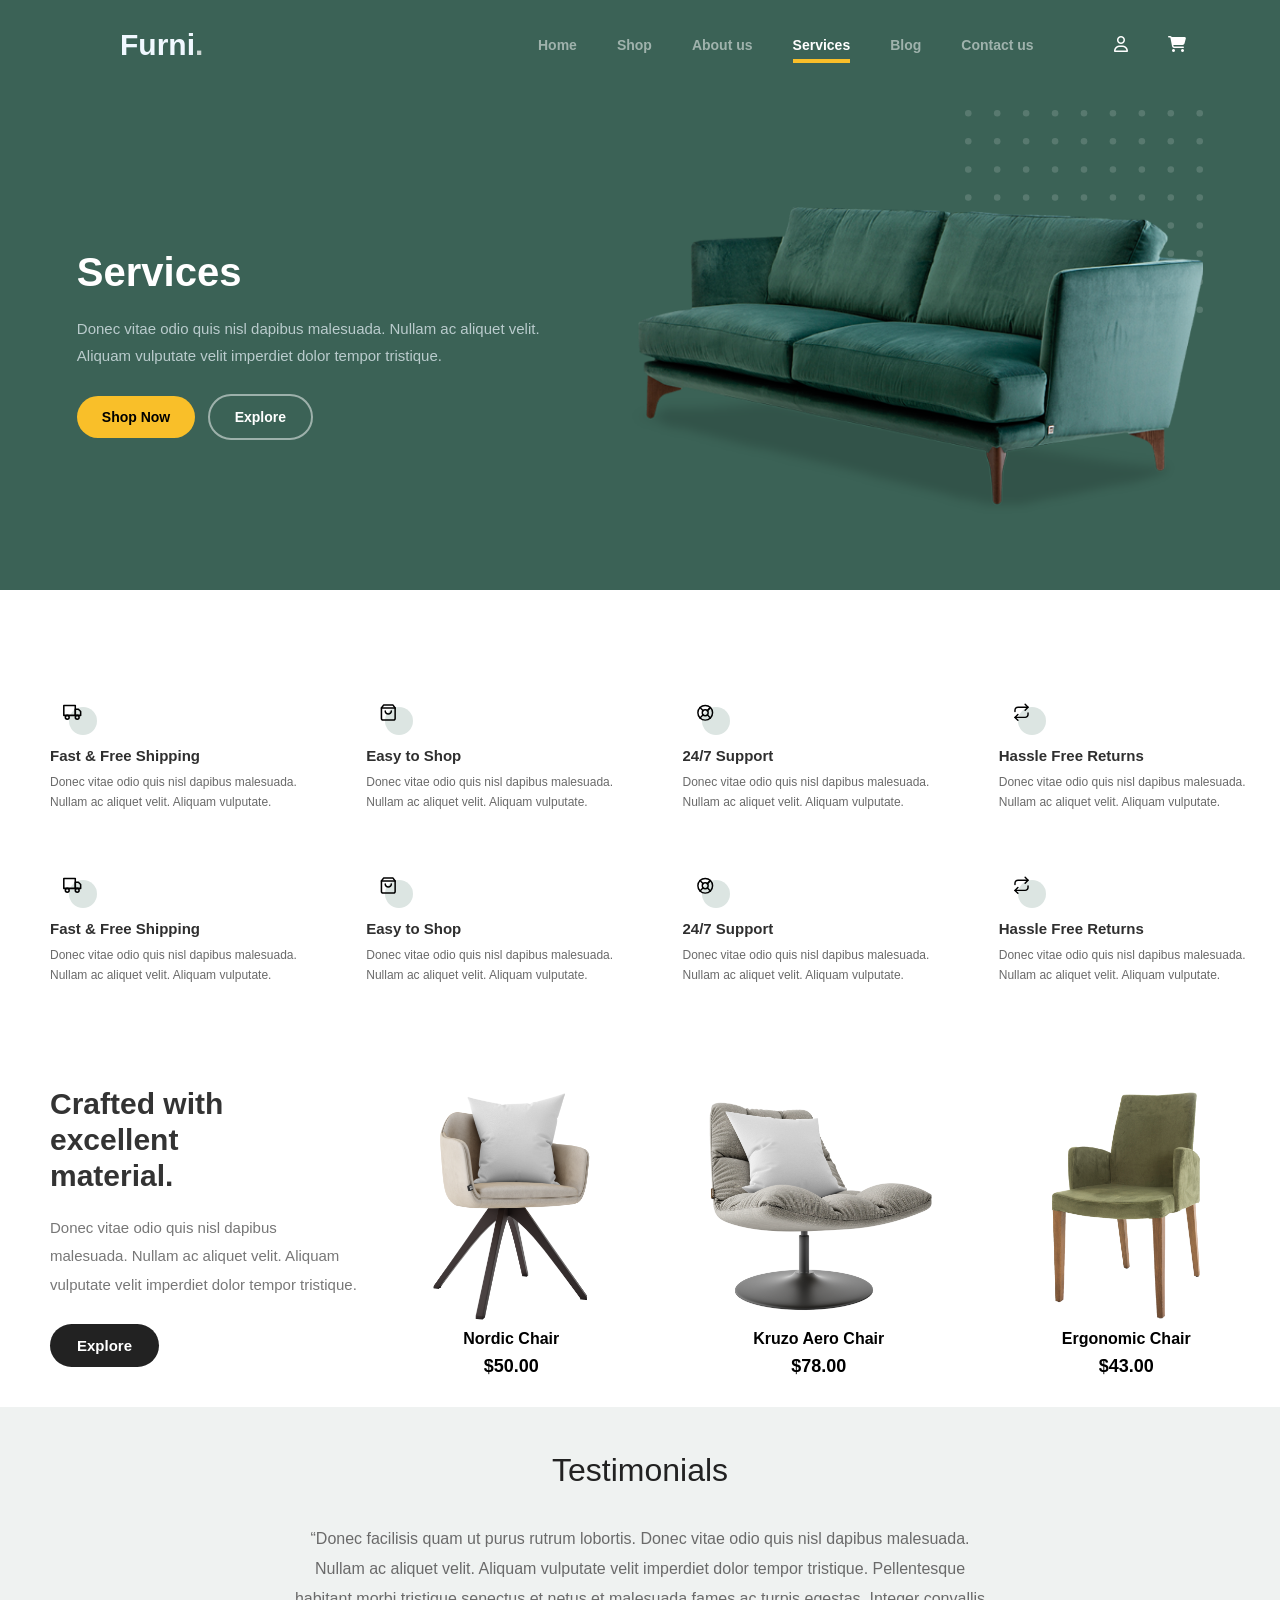
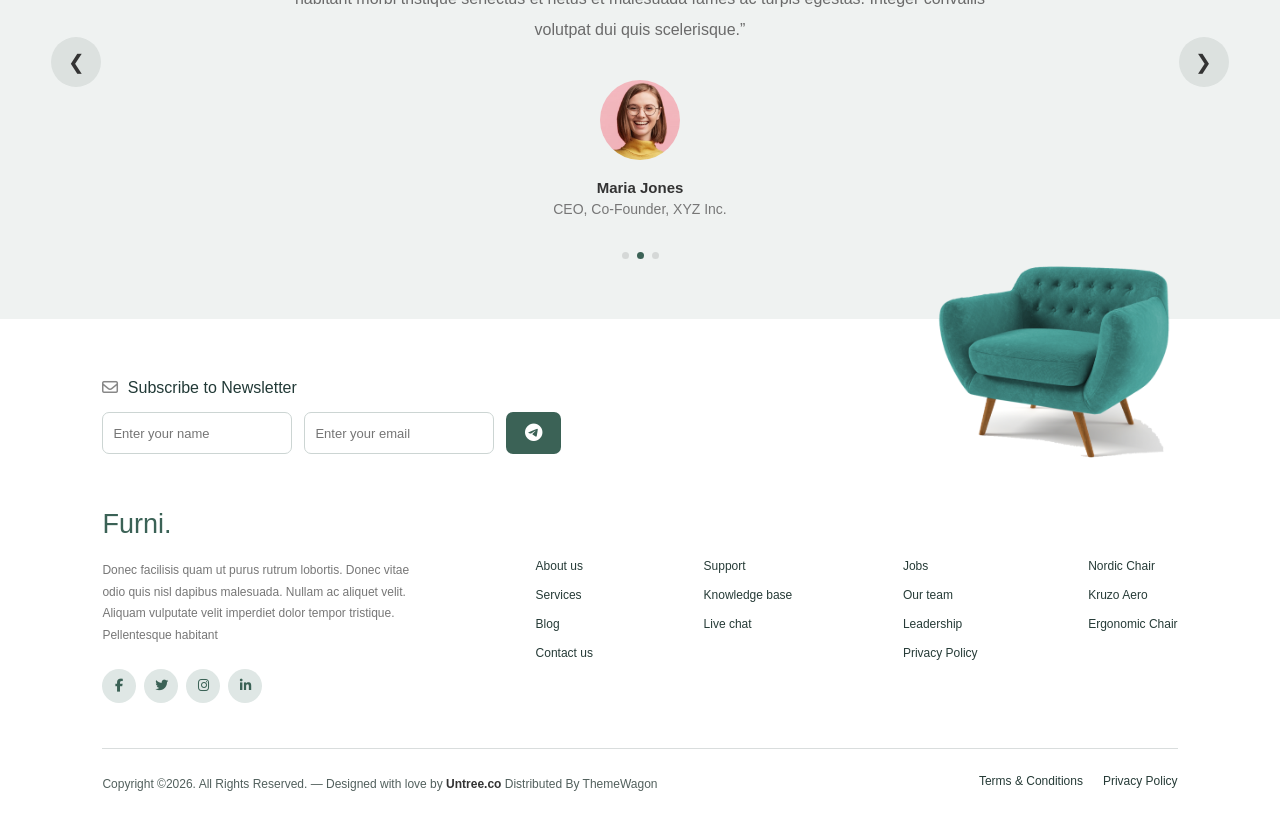
<file: Additional/services.html>
<!doctype html>
<html lang="en">
  <head>
    <meta charset="UTF-8" />
    <meta name="viewport" content="width=device-width, initial-scale=1.0" />

    <title>Furni website</title>

    <link rel="stylesheet" href="services.css" />

    <link
      rel="stylesheet"
      href="https://cdnjs.cloudflare.com/ajax/libs/font-awesome/6.7.2/css/all.min.css"
      integrity="sha512-Evv84Mr4kqVGRNSgIGL/F/aIDqQb7xQ2vcrdIwxfjThSH8CSR7PBEakCr51Ck+w+/U6swU2Im1vVX0SVk9ABhg=="
      crossorigin="anonymous"
      referrerpolicy="no-referrer"
    />
  </head> 

  <body>
    <!-- Main page started from here -->

    <div>
      <!--header -->

      <header class="navbar">
        <div class="nav-items">
          <!-- Logo -->
          <span class="logo"> Furni<span>.</span> </span>

          <!-- Navigation -->
          <nav class="nav-list">
            <ul>
              <li>
                <a href="../index.html">Home</a>
              </li>

              <li>
                <a href="../Additional/shop.html">Shop</a>
              </li>

              <li>
                <a href="../Additional/about.html">About us</a>
              </li>

              <li>
                <a href="../Additional/services.html">Services</a>
              </li>

              <li>
                <a href="../Additional/blog.html">Blog</a>
              </li>

              <li>
                <a href="../Additional/contact.html">Contact us</a>
              </li>
            </ul>
          </nav>

          <!-- Icons -->
          <div class="nav-icons">
            <a href="#">
              <span>
                <i class="fa-regular fa-user"></i>
              </span>
            </a>

            <a href="#">
              <span>
                <i class="fa-solid fa-cart-shopping"></i>
              </span>
            </a>
          </div>
        </div>
      </header>

      <!--main-->

      <main>

        <!--  first section  -->
        <section class="main-page">
          <div class="main-content">
            <h1>Services</h1>

            <p>
              Donec vitae odio quis nisl dapibus malesuada. Nullam ac aliquet
              <br />
              velit. Aliquam vulputate velit imperdiet dolor tempor tristique.
            </p>

            <button class="btn-1">Shop Now</button>

            <button class="btn-2">Explore</button>
          </div>

          <!-- Sofa image -->

          <div class="shofa-img">
            <img class="white-dots" src="../pics/dots-light.svg" alt="" />

            <img class="main-img" src="../pics/couch.png" alt="Sofa" />
          </div>
        </section>

          <!-- section 2 -->
        <section class="second-main-page">
          <div class="features">
            <!-- FEATURE 1  -->

            <div class="feature">
              <div class="feature-icon">
                <img src="../pics/truck.svg" alt="" />
              </div>

              <h3>Fast & Free Shipping</h3>

              <p>
                Donec vitae odio quis nisl dapibus malesuada. Nullam ac aliquet
                velit. Aliquam vulputate.
              </p>
            </div>

         <!-- feature 2 -->

            <div class="feature">
              <div class="feature-icon">
                <img src="../pics/bag.svg" alt="" />
              </div>

              <h3>Easy to Shop</h3>

              <p>
                Donec vitae odio quis nisl dapibus malesuada. Nullam ac aliquet
                velit. Aliquam vulputate.
              </p>
            </div>

               <!-- feature 3 -->

            <div class="feature">
              <div class="feature-icon">
                <img src="../pics/support.svg" alt="" />
              </div>

              <h3>24/7 Support</h3>

              <p>
                Donec vitae odio quis nisl dapibus malesuada. Nullam ac aliquet
                velit. Aliquam vulputate.
              </p>
            </div>

            <!-- feture 4  -->

            <div class="feature">
              <div class="feature-icon">
                <img src="../pics/return.svg" alt="" />
              </div>

              <h3>Hassle Free Returns</h3>

              <p>
                Donec vitae odio quis nisl dapibus malesuada. Nullam ac aliquet
                velit. Aliquam vulputate.
              </p>
            </div>

            <!-- f-5 -->

            <div class="feature">
              <div class="feature-icon">
                <img src="../pics/truck.svg" alt="" />
              </div>

              <h3>Fast & Free Shipping</h3>

              <p>
                Donec vitae odio quis nisl dapibus malesuada. Nullam ac aliquet
                velit. Aliquam vulputate.
              </p>
            </div>

           <!-- ff-6 -->

            <div class="feature">
              <div class="feature-icon">
                <img src="../pics/bag.svg" alt="" />
              </div>

              <h3>Easy to Shop</h3>

              <p>
                Donec vitae odio quis nisl dapibus malesuada. Nullam ac aliquet
                velit. Aliquam vulputate.
              </p>
            </div>

          <!-- f-7 -->

            <div class="feature">
              <div class="feature-icon">
                <img src="../pics/support.svg" alt="" />
              </div>

              <h3>24/7 Support</h3>

              <p>
                Donec vitae odio quis nisl dapibus malesuada. Nullam ac aliquet
                velit. Aliquam vulputate.
              </p>
            </div>

           <!-- f-8 -->

            <div class="feature">
              <div class="feature-icon">
                <img src="../pics/return.svg" alt="" />
              </div>

              <h3>Hassle Free Returns</h3>

              <p>
                Donec vitae odio quis nisl dapibus malesuada. Nullam ac aliquet
                velit. Aliquam vulputate.
              </p>
            </div>
          </div>
        </section>

         <!-- 3rd section -->
        <section class="second-main-page">
          <div class="second-content">
            <h2>Crafted with<br />excellent<br />material.</h2>

            <p>
              Donec vitae odio quis nisl dapibus malesuada. Nullam ac aliquet
              velit. Aliquam vulputate velit imperdiet dolor tempor tristique.
            </p>

            <button>Explore</button>
          </div>

          <div class="chair-1">
            <img src="../pics/product-1.png" alt="" />
            <h3>Nordic Chair</h3>
            <h4>$50.00</h4>
          </div>

          <div class="chair-2">
            <img src="../pics/product-2.png" alt="" />
            <h3>Kruzo Aero Chair</h3>
            <h4>$78.00</h4>
          </div>

          <div class="chair-3">
            <img src="../pics/product-3.png" alt="" />
            <h3>Ergonomic Chair</h3>
            <h4>$43.00</h4>
          </div>
        </section>

        <!-- 4rd section -->
        <section class="sixth-main-page">
          <h2>Testimonials</h2>

          <p class="sixth-para">
            “Donec facilisis quam ut purus rutrum lobortis. Donec vitae odio
            quis nisl dapibus malesuada. Nullam ac aliquet velit. Aliquam
            vulputate velit imperdiet dolor tempor tristique. Pellentesque
            habitant morbi tristique senectus et netus et malesuada fames ac
            turpis egestas. Integer convallis volutpat dui quis scelerisque.”
          </p>

          <button class="sixth-left">&#10094;</button>

          <div class="sixth-person">
            <img src="../pics/person-1.png" alt="Maria Jones" />

            <h3>Maria Jones</h3>

            <p>CEO, Co-Founder, XYZ Inc.</p>
          </div>

          <button class="sixth-right">&#10095;</button>

          <div class="sixth-dots">
            <span></span>
            <span></span>
            <span></span>
          </div>
        </section>

      </main>

      <!-- footer -->

          <footer>
        <section class="footer-main-page">
          <!-- Chair -->
          <div class="footer-chair">
            <img src="../pics/sofa.png" alt="Chair" />
          </div>

          <!-- Newsletter -->
          <div class="newsletter">
            <h3>
              <span>
                <i class="fa-slab-press fa-regular fa-envelope"></i>
              </span>
              Subscribe to Newsletter</h3>

            <div class="newsletter-form">
              <input type="text" placeholder="Enter your name" />
              <input type="email" placeholder="Enter your email" />
              <button>
             <i class="fa-brands fa-telegram"></i>
              </button>
            </div>
          </div>

          <!-- Footer Content -->
          <div class="footer-content">
            <!-- About -->
            <div class="footer-about">
              <h2>Furni<span>.</span></h2>

              <p>
                Donec facilisis quam ut purus rutrum lobortis. Donec vitae odio
                quis nisl dapibus malesuada. Nullam ac aliquet velit. Aliquam
                vulputate velit imperdiet dolor tempor tristique. Pellentesque
                habitant
              </p>

              <div class="social-icons">
                <a href="#">
                 <i class="fa-brands fa-facebook-f"></i>
                </a>
                <a href="#">
                  <i class="fa-brands fa-twitter"></i>
                </a>
                <a href="#">
                 <i class="fa-brands fa-instagram"></i>
                </a>
                <a href="#">
                 <i class="fa-brands fa-linkedin-in"></i>
                </a>
              </div>
            </div>

            <!-- About Us -->
            <div class="footer-links">
              <a href="#">About us</a>
              <a href="#">Services</a>
              <a href="#">Blog</a>
              <a href="#">Contact us</a>
            </div>

            <!-- Support -->
            <div class="footer-links">
              <a href="#">Support</a>
              <a href="#">Knowledge base</a>
              <a href="#">Live chat</a>
            </div>

            <!-- Jobs -->
            <div class="footer-links">
              <a href="#">Jobs</a>
              <a href="#">Our team</a>
              <a href="#">Leadership</a>
              <a href="#">Privacy Policy</a>
            </div>

            <!-- Products -->
            <div class="footer-links">
              <a href="#">Nordic Chair</a>
              <a href="#">Kruzo Aero</a>
              <a href="#">Ergonomic Chair</a>
            </div>
          </div>

          <!-- Bottom Footer -->
          <div class="footer-bottom">
            <p>
              Copyright ©2026. All Rights Reserved. — Designed with love by
             <span>Untree.co </span> Distributed By ThemeWagon
            </p>

            <div>
              <a href="#">Terms & Conditions</a>
              <a href="#">Privacy Policy</a>
            </div>
          </div>
        </section>

      </footer>
      
    </div>
  </body>
</html>
</file>
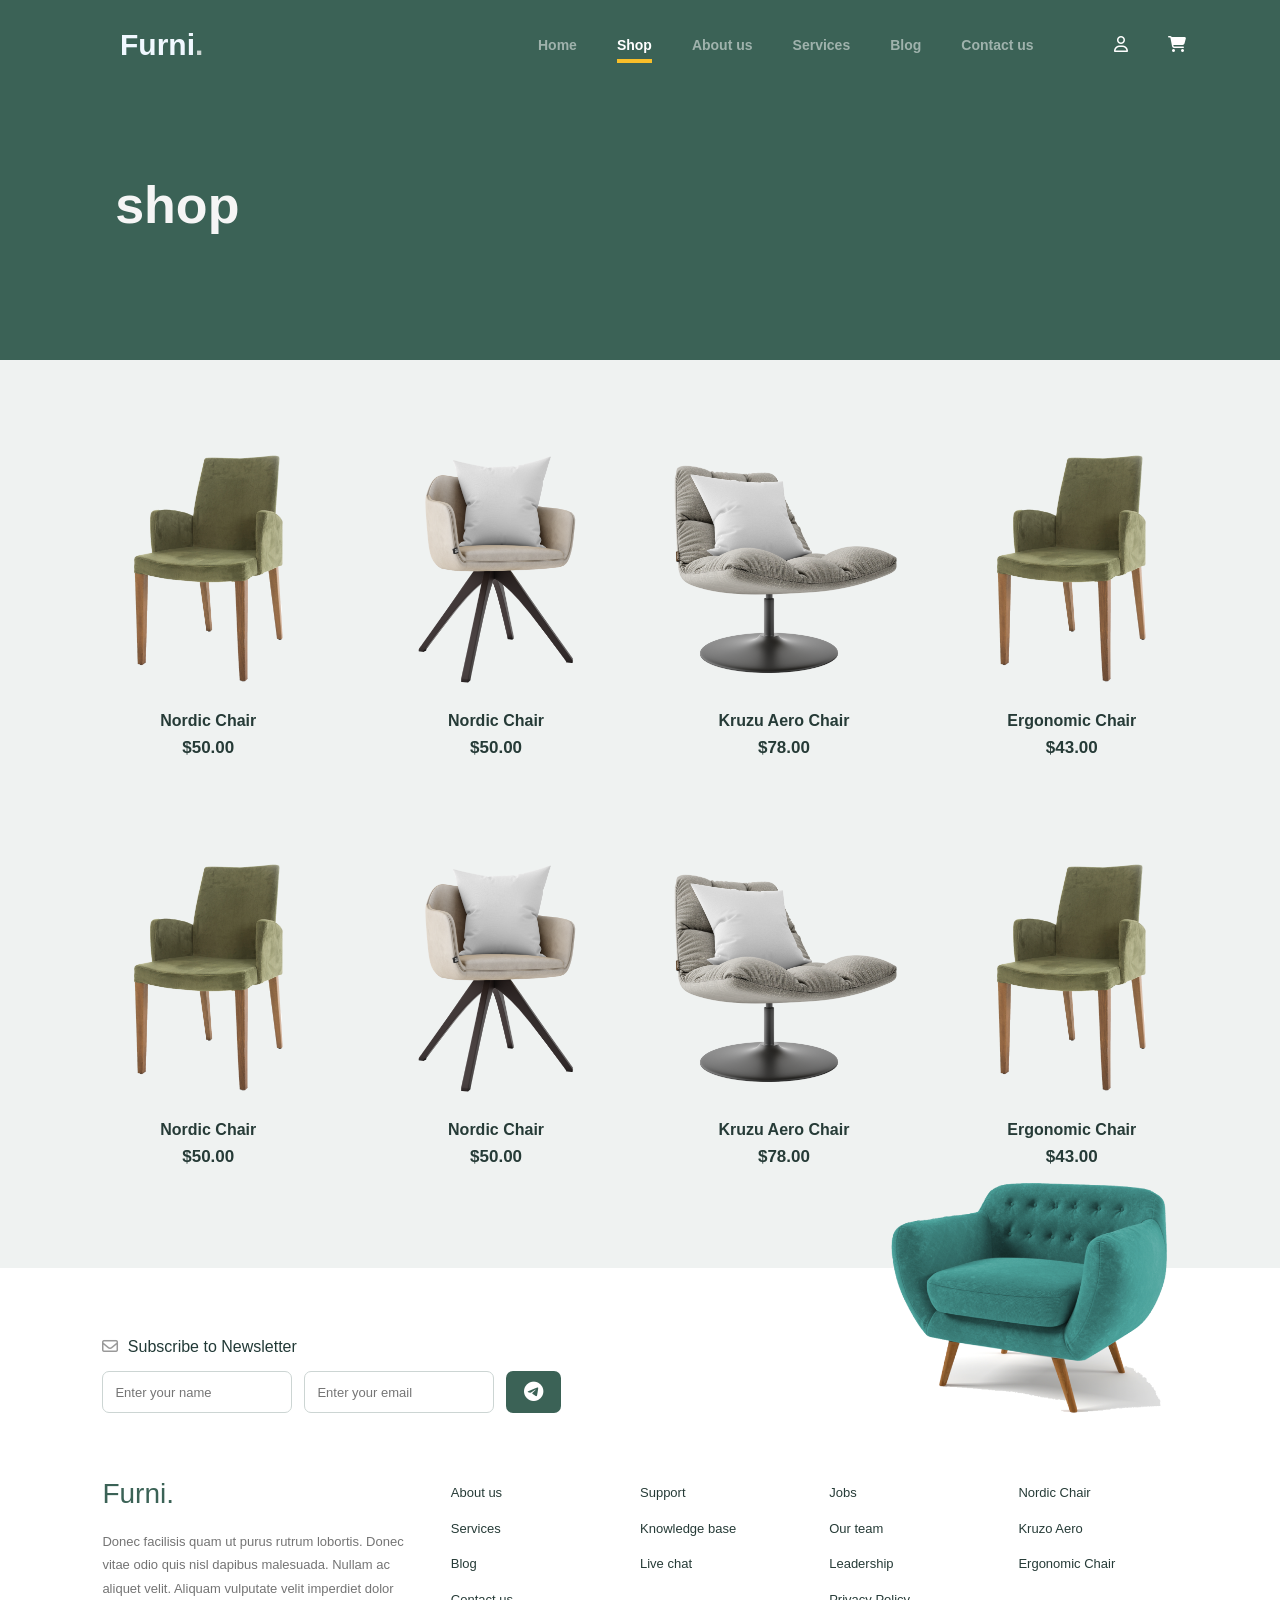
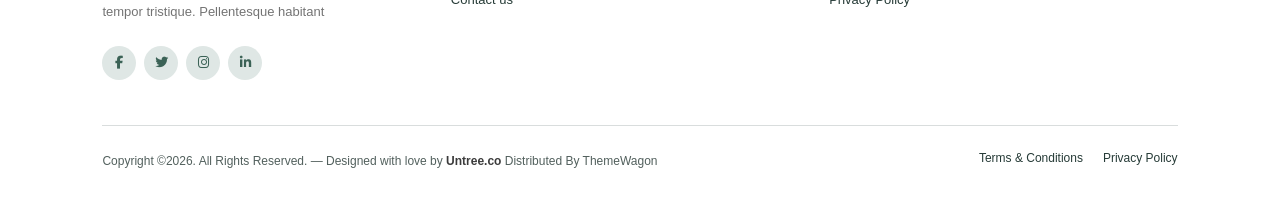
<file: Additional/shop.html>
<!doctype html>
<html lang="en">
  <head>
    <meta charset="UTF-8" />
    <meta name="viewport" content="width=device-width, initial-scale=1.0" />
    <title>Furni website</title>
    <link rel="stylesheet" href="shop.css" />
    <link
      rel="stylesheet"
      href="https://cdnjs.cloudflare.com/ajax/libs/font-awesome/6.7.2/css/all.min.css"
      integrity="sha512-Evv84Mr4kqVGRNSgIGL/F/aIDqQb7xQ2vcrdIwxfjThSH8CSR7PBEakCr51Ck+w+/U6swU2Im1vVX0SVk9ABhg=="
      crossorigin="anonymous"
      referrerpolicy="no-referrer"
    />
  </head>
  <body>
    <div>
      <!-- header start from here  -->

      <header class="navbar"> 
        <div class="nav-items">
          <!-- logo -->
          <span class="logo"> Furni<span>.</span> </span>

          <nav class="nav-list">
            <ul>
              <li>
                <a href="../index.html">Home</a>
              </li>

              <li>
                <a href="../Additional/shop.html">Shop</a>
              </li>

              <li>
                <a href="../Additional/about.html">About us</a>
              </li>

              <li>
                <a href="../Additional/services.html">Services</a>
              </li>

              <li>
                <a href="../Additional/blog.html">Blog</a>
              </li>

              <li>
                <a href="../Additional/contact.html">Contact us</a>
              </li>
            </ul>
          </nav>
          <!-- icons -->
          <div class="nav-icons">
            <a href="#">
              <span>
                <i class="fa-regular fa-user"></i>
              </span>
            </a>

            <a href="#">
              <span>
                <i class="fa-solid fa-cart-shopping"></i>
              </span>
            </a>
          </div>
        </div>
      </header>

      <!-- main started from here -->

      <main>
        <!-- first section -->
        <section>
          <div class="div-1">
            <h1>shop</h1>
          </div>
        </section>

        <!-- section 2nd -->

        <section class="second-main-page">

          <div class="second-main">

            <div class="chair-1">
              <img src="../pics/product-3.png" alt="#"/>
               <h3>Nordic Chair</h3>
               <h4>$50.00</h4>
            </div>

            <div class="chair-2">
              <img src="../pics/product-1.png" alt="#" />
               <h3>Nordic Chair</h3>
               <h4>$50.00</h4>
            </div>

            <div class="chair-3">
              <img src="../pics/product-2.png" alt="#" />
                <h3>Kruzu Aero Chair</h3>
               <h4>$78.00</h4>
            </div>

            <div class="chair-4">
              <img src="../pics/product-3.png" alt="#" />
                <h3>Ergonomic Chair</h3>
               <h4>$43.00</h4>
            </div>
          </div>

            <div class="third-main">

            <div class="chair-5">
              <img src="../pics/product-3.png" alt="#"/>
               <h3>Nordic Chair</h3>
               <h4>$50.00</h4>
            </div>

            <div class="chair-6">
              <img src="../pics/product-1.png" alt="#" />
               <h3>Nordic Chair</h3>
               <h4>$50.00</h4>
            </div>

            <div class="chair-7">
              <img src="../pics/product-2.png" alt="#" />
                <h3>Kruzu Aero Chair</h3>
               <h4>$78.00</h4>
            </div>

            <div class="chair-8">
              <img src="../pics/product-3.png" alt="#" />
                <h3>Ergonomic Chair</h3>
               <h4>$43.00</h4>
            </div>
        </div>

        </section>
      </main>

      <!-- footer started -->

     <footer>
        <section class="footer-main-page">
          <!-- Chair -->
          <div class="footer-chair">
            <img src="../pics/sofa.png" alt="Chair" />
          </div>

          <!-- Newsletter -->
          <div class="newsletter">
            <h3>
              <span>
                <i class="fa-slab-press fa-regular fa-envelope"></i>
              </span>
              Subscribe to Newsletter</h3>

            <div class="newsletter-form">
              <input type="text" placeholder="Enter your name" />
              <input type="email" placeholder="Enter your email" />
              <button>
             <i class="fa-brands fa-telegram"></i>
              </button>
            </div>
          </div>

          <!-- Footer Content -->
          <div class="footer-content">
            <!-- About -->
            <div class="footer-about">
              <h2>Furni<span>.</span></h2>

              <p>
                Donec facilisis quam ut purus rutrum lobortis. Donec vitae odio
                quis nisl dapibus malesuada. Nullam ac aliquet velit. Aliquam
                vulputate velit imperdiet dolor tempor tristique. Pellentesque
                habitant
              </p>

              <div class="social-icons">
                <a href="#">
                 <i class="fa-brands fa-facebook-f"></i>
                </a>
                <a href="#">
                  <i class="fa-brands fa-twitter"></i>
                </a>
                <a href="#">
                 <i class="fa-brands fa-instagram"></i>
                </a>
                <a href="#">
                 <i class="fa-brands fa-linkedin-in"></i>
                </a>
              </div>
            </div>

            <!-- About Us -->
            <div class="footer-links">
              <a href="#">About us</a>
              <a href="#">Services</a>
              <a href="#">Blog</a>
              <a href="#">Contact us</a>
            </div>

            <!-- Support -->
            <div class="footer-links">
              <a href="#">Support</a>
              <a href="#">Knowledge base</a>
              <a href="#">Live chat</a>
            </div>

            <!-- Jobs -->
            <div class="footer-links">
              <a href="#">Jobs</a>
              <a href="#">Our team</a>
              <a href="#">Leadership</a>
              <a href="#">Privacy Policy</a>
            </div>

            <!-- Products -->
            <div class="footer-links">
              <a href="#">Nordic Chair</a>
              <a href="#">Kruzo Aero</a>
              <a href="#">Ergonomic Chair</a>
            </div>
          </div>

          <!-- Bottom Footer -->
          <div class="footer-bottom">
            <p>
              Copyright ©2026. All Rights Reserved. — Designed with love by
             <span>Untree.co </span> Distributed By ThemeWagon
            </p>

            <div>
              <a href="#">Terms & Conditions</a>
              <a href="#">Privacy Policy</a>
            </div>
          </div>
        </section>

      </footer>
    </div>
  </body>
</html>
</file>
<file: pro1.css>
* {
    margin: 0;
    padding: 0;
    box-sizing: border-box;
}

body {
    width: 100%;
    margin: 0;
    padding: 0;
    font-family: Arial, sans-serif;
}


/*nav  */

.navbar {
    width: 100%;
    height: 100px;
    background: #3b6256;
}

.nav-items {
    height: 90px;
    width: 100%;
    display: flex;
    align-items: center;
}


/* Logo */

.logo {
    color: aliceblue;
    margin-left: 120px;
    width: 35%;
    font-size: 30px;
    font-weight: bold;
    font-family: Arial, sans-serif;
}

.logo span {
    color: rgba(255, 255, 255, 0.733);
}


/* Navigation */

.nav-items ul {
    display: flex;
    gap: 40px;
    list-style: none;
}

.nav-list {
    margin-left: -30px;
}

.nav-items ul li a {
    font-size: 14px;
    font-weight: 600;
    color: rgba(255, 255, 255, 0.514);
    text-decoration: none;
    font-family: Arial, sans-serif;
}


/* Home  */

.nav-list ul li:first-child a {
    position: relative;
    color: white;
}

.nav-list ul li:first-child a::after {
    content: "";
    position: absolute;
    left: 0;
    bottom: -10px;
    width: 40px;
    height: 4px;
    /* background: #f9bf29; */
}


/* Hover */

.nav-list ul li:first-child a {
    position: relative;
    color: white;
}

.nav-list ul li:first-child a::after {
    content: "";
    position: absolute;
    left: 0;
    bottom: -10px;
    width: 40px;
    height: 4px;
    background: #f9bf29;
}

/* Icons */

.nav-icons {
    display: flex;
    align-items: center;
    gap: 40px;
    margin-left: 80px;
    margin-right: 0;
}

.nav-icons a {
    color: white;
    text-decoration: none;
}


/* mian */

.main-page {
    background: #3b6256;
    display: flex;
    width: 100%;
    height: 463px;
}

/* Left Content */

.main-content {
    margin-top: 80px;
    margin-left: 120px;
    color: white;
    width: 45%;
    flex-shrink: 0;
}

.main-content h1 {
    margin-bottom: 20px;
    font-size: 39px;
    font-family: "Inter", sans-serif;
}

.main-content p {
    margin-bottom: 25px;
    font-size: 15px;
    line-height: 1.8;
    color: rgba(240, 248, 255, 0.521);
}


/* Sofa */

.shofa-img {
    position: relative;
    margin-left:-40px ;
    margin-top: 30px;
}

/* White Dots */
 
.shofa-img{             /* inside working */ 
     .white-dots{
    position:absolute;
    width:250px;
    height:299px;
    margin-top:-10px;
    left:400px;
    object-fit:contain;
    z-index:0;
  }
}

/* Main Sofa Image */

.main-img {
    position: absolute;
    width: 650px;
    height: auto;
    left: 0;
    top: 10px;
    z-index: 1;
}

.btn-1 {
    padding: 14px 28px;
    font-size: 15px;
    border-radius: 30px;
    font-weight: 550;
    background: #f9bf29;
    color: black;
    border: none;
    cursor: pointer;
}

.btn-2 {
    padding: 14px 28px;
    font-size: 15px;
    border-radius: 30px;
    font-weight: 550;
    background: transparent;
    color: white;
    border: 2px solid rgba(255, 255, 255, 0.5);
    cursor: pointer;
    margin-left: 8px;
}

.btn-2:hover {
    border: 2px solid white;
}


/* section 2 start from here  */

.second-main-page {
    display: flex;
    align-items: center;
    gap: 40px;
    padding: 80px 7%;
    background: #eff2f1;
}

.second-content {
     font-family: Arial, sans-serif;
     color: rgba(0, 0, 0, 0.767) ;
     font-weight: 200;
     font-size: 15px;
     width: 20%;
}

.second-content h2{
    font-size: 30px;
    line-height: 1.1;
    margin-bottom: 20px;
}

.second-content p{
    line-height: 2.1;
    margin-bottom: 25px;
    color: #0f0f0f7e;
}

.second-content button{
    padding: 14px 28px;
    font-size: 15px;
    border-radius: 30px;
    font-weight: 550;
    background: #000000ea;
    color: rgba(224, 224, 224, 0.904);
    border: none;
}

.second-content button:hover{
     background: black;
}

.chair-1,
.chair-2,
.chair-3 {
    width: 23%;
    text-align: center;
}


.chair-1:hover,
.chair-2:hover,
.chair-3:hover{
    background: #0000001e;
    border: 1px solid rgba(0, 0, 0, 0.274);
    border-radius: 5px;
    cursor: pointer;
}

.chair-1 h4,
.chair-2 h4,
.chair-3 h4 {
    font-weight: 600;
    margin-top: 10px;
    font-size: 20px;
    font-family: Arial, sans-serif;
}

.chair-1 img,
.chair-2 img,
.chair-3 img {
    width: 100%;
    height: 280px;
    object-fit: contain;
}


/* third section started */


.third-main-page{
    background:#eff2f1;
    display:flex;
    justify-content:space-between;
    align-items:center;
    padding:100px;
    gap:70px;
}

.third-content{
    width:50%;
}

.third-content h2{
    font-family:Arial,sans-serif;
    font-size:32px;
    font-weight:550;
    color:#2f2f2f;
    margin:0 0 15px 0;
}
.third-description{
    font-family:Arial,sans-serif;
    font-size:15px;
    line-height:1.8;
    color:#6a6a6a;
    margin:0 0 45px 0;
    max-width:600px;
}
.features{
    display:grid;
    grid-template-columns:1fr 1fr;
    column-gap:45px;
    row-gap:35px;
}

.feature{
    width:100%;
}

.feature-icon{
    width:45px;
    height:45px;
    display:flex;
    align-items:center;
    justify-content:center;
    position:relative;
    margin-bottom:12px;
}
.feature-icon img{
    font-size:23px;
    color:#222;
    position:relative;
    z-index:2;
}
.feature h3{
    font-family:Arial,sans-serif;
    font-size:15px;
    font-weight:549;
    color:#2f2f2f;
    margin:0 0 8px 0;
}
.feature p{
    font-family:Arial,sans-serif;
    font-size:14px;
    line-height:1.6;
    color:#6a6a6a;
    margin:0;
}

.feature-icon::after{
    content:"";
    width:28px;
    height:28px;
    background:#dce5e2;
    border-radius:50%;
    position:absolute;
    right:-2px;
    bottom:0;
    z-index:1;
}

.third-img{
    width:40%;
    height: 500px;
    position:relative;
}

.yellow-dots{
    position:absolute;
    width:220px;
    height:260px;
    top:-113px;
    left:-92px;
    object-fit:contain;
    z-index:0;
}

.main-img{
    width:100%;
    object-fit:cover;
    border-radius:20px;
    display:block;
    position:relative;
    z-index:1;
}

/* fourth section start from here */

.fourth-main-page{
    background:#eff2f1;
    display:flex;
    align-items:center;
    justify-content:space-between;
    padding:90px 8.5%;
    gap:60px;
}
.fourth-images{
    width:55%;
    height:550px;
    position:relative;
}
.fourth-dots{
    position:absolute;
    width:260px;
    height:260px;
    top:-60px;
    left:-110px;
    z-index:0;
}
.fourth-img-1{
    width:65%;
    height:520px;
    object-fit:cover;
    border-radius:16px;
    position:absolute;
    left:0;
    top:40px;
    z-index:1;
}
.fourth-img-2{
    width:30%;
    height:195px;
    object-fit:cover;
    border-radius:16px;
    position:absolute;
    right:0;
    top:40px;
    z-index:2;
}
.fourth-img-3{
    width:50%;
    height:350px;
    object-fit:cover;
    border-radius:16px;
    position:absolute;
    right:0;
    bottom:-40px;
    z-index:2;
}
.fourth-content{
    width:40%;
    padding-left:10px;
}
.fourth-content h2{
    font-family:Arial,sans-serif;
    font-size:30px;
    font-weight:540;
    line-height:1.15;
    color:#2f2f2f;
    margin:0 0 20px 0;
}
.fourth-content p{
    font-family:Arial,sans-serif;
    font-size:14px;
    line-height:1.8;
    color:#6a6a6a;
    margin:0 0 25px 0;
}
.fourth-features{
    display:grid;
    grid-template-columns:1fr 1fr;
    column-gap:30px;
    row-gap:10px;
}
.fourth-feature{
    display:flex;
    align-items:flex-start;
    gap:8px;
}
.fourth-feature span{
    font-size:17px;
    color:#3b6256;
    line-height:1.4;
}
.fourth-feature p{
    font-family:Arial,sans-serif;
    font-size:13px;
    line-height:1.5;
    color:#6a6a6a;
    margin:0;
}
.fourth-content button{
    margin-top:25px;
    padding:12px 28px;
    border:none;
    border-radius:25px;
    background:#2f2f2f;
    color:#fff;
    font-family:Arial,sans-serif;
    font-size:14px;
    font-weight:600;
    cursor:pointer;
}

.fourth-content button:hover{
     background:#000000d6;
}

/* fifth section starte from here */

.fifth-main-page {
    background:#eff2f1;
    width: 100%;
    height: 300px;
    padding-top: 50px;
}

.fifth-main {
    display: flex;
    justify-content: center;
    width: 100%;

    
}

.fifth-1,
.fifth-2,
.fifth-3 {
    display: flex;
    width: 25%;
    gap: 30px;
    align-items: center;
}

/* Background box */
.fifth-img-box {
    width: 100px;
    height: 100px;
    background: #dce5e2;
    border-radius: 20px;
    position: relative;
    flex-shrink: 0;
}

/* Chair image */
.fifth-img-1,
.fifth-img-2,
.fifth-img-3 {
    width: 120px;
    height: 120px;
    object-fit: contain;
    position: absolute;
    top: -15px;
    left: 0;
    z-index: 2;
    display: block;
}

.fifth-text h3 {
    font-size: 16px;
    margin: 0 0 10px;
}

.fifth-text p {
    font-size: 14px;
    line-height: 1.5;
    color: #6a6a6a;
    margin: 0 0 10px;
}

.fifth-text a {
    color: #222;
    font-size: 14px;
    font-weight: 600;
    text-decoration: none;
}

/* sixth section */

.sixth-main-page {
    background: #eff2f1;
    width: 100%;
    height: 500px;
    position: relative;
    text-align: center;
    padding-top: 5px;
}

/* Heading */
.sixth-main-page h2 {
    font-family: Arial,sans-serif;
    font-size: 32px;
    font-weight: 500;
    color: #222;
    margin: 0 0 40px;
}

/* Main paragraph */
.sixth-para {
    width: 700px;
    margin: auto;
    font-size: 18px;
    line-height: 1.8;
    color: #6a6a6a;
}

/* Person section */
.sixth-person {
    margin-top: 45px;
}

/* Person image */
.sixth-person img {
    width: 80px;
    height: 80px;
    border-radius: 50%;
    object-fit: cover;
}

/* Name */
.sixth-person h3 {
    font-size: 15px;
    margin: 15px 0 5px;
    color: #333;
}

/* Designation */
.sixth-person p {
    font-size: 14px;
    color: #777;
    margin: 0;
}

/* Left & right buttons */
.sixth-left,
.sixth-right {
    position: absolute;
    top: 215px;
    width: 60px;
    height: 60px;
    border: none;
    border-radius: 50%;
    background: #dce1df;
    color: #333;
    font-size: 22px;
    cursor: pointer;
}

/* Left button */
.sixth-left {
    left: 8%;
}

/* Right button */
.sixth-right {
    right: 8%;
}

/* Hover */
.sixth-left:hover,
.sixth-right:hover {
    background: #264c39;
    color: white;
}

/* Bottom dots */
.sixth-dots {
    display: flex;
    justify-content: center;
    gap: 8px;
    margin-top: 55px;
}

.sixth-dots span {
    width: 7px;
    height: 7px;
    background: #d5d8d7;
    border-radius: 50%;
}

.sixth-dots span:nth-child(2) {
    background: #3b6256;
}

/* seventh started.... */

.seventh-main-page {
    background: #eff2f1;
    font-family: Arial,sans-serif;
    width: 100%;
    height: 700px;
    padding: 70px 8% 50px;
}

/* Heading */
.seventh-heading {
    margin-top: 50px;
    display: flex;
    justify-content: space-between;
    align-items: center;
    margin-bottom: 55px;
}

.seventh-heading h2 {
    font-size: 32px;
    font-weight: 500;
    color: #222;
    margin-left: 15px;
}

.seventh-heading a {
    color: #222;
    font-size: 14px;
    font-weight: 550;
}

/* Three blog cards */
.seventh-main {
    display: flex;
    justify-content: space-between;
    gap: 25px;
}

.seventh-1:hover img{
    color: ;
}

.seventh-1,
.seventh-2,
.seventh-3 {
    width: 32%;
}

/* Blog images */
.seventh-1 img,
.seventh-2 img,
.seventh-3 img {
    width: 100%;
    height: 245px;
    object-fit: cover;
    border-radius: 15px;
    display: block;
}

/* Blog title */
.seventh-1 h3,
.seventh-2 h3,
.seventh-3 h3 {
    font-size: 16px;
    color: #222;
    margin: 20px 15px 10px;
}

/* Author/date */
.seventh-1 p,
.seventh-2 p,
.seventh-3 p {
    font-size: 14px;
    color: #555;
    margin: 0 15px;
}

.seventh-1 span,
.seventh-2 span,
.seventh-3 span {
    color: #222;
    font-weight: 550;
}

/* footer */

.footer-main-page {
    background: white;
    width: 100%;
    height: 590px;
    padding: 70px 12% 40px;
    position: relative;
}


/*CHAIR */

.footer-chair {
    position: absolute;
    right: 11%;
    top: -70px;
    width: 300px;
    z-index: 5;
}

.footer-chair img {
    width: 100%;
    height: auto;
    display: block;
}


/*
   NEWSLETTER */

.newsletter {
    position: relative;
    z-index: 2;
    margin-bottom: 60px;
}

.newsletter h3 {
    font-family: Arial,sans-serif;
    font-size: 15px;
    font-weight: 500;
    color: #213936;
    margin: 0 0 10px;
                                       /* looping  */
    span{
        color: rgba(0, 0, 0, 0.289);
    }
}


.newsletter-form {
    display: flex;
    gap: 12px;
}

.newsletter-form input {
    width: 190px;
    height: 40px;
    border: 1px solid #ccd5d3;
    border-radius: 7px;
    padding: 0 10px;
    font-size: 12px;
    outline: none;
}

.newsletter-form button {
    width: 63px;
    height: 40px;
    border: none;
    border-radius: 7px;
    background: #3b6256;
    color: white;
    font-size: 18px;
    cursor: pointer;
}


/*FOOTER CONTENT*/

.footer-content {
    display: flex;
    justify-content: space-between;
    gap: 40px;
}


/* About */

.footer-about {
    width: 32%;
    font-family: Arial, Helvetica, sans-serif;
}

.footer-about h2 {
    font-size: 27px;
    font-weight: 500;
    color: #3b6256;
    margin: 0 0 20px;
}

.footer-about h2 span {
    color: #3b6256;
}

.footer-about p {
    width: 320px;
    font-size: 12px;
    line-height: 1.8;
    color: #52605d;
    margin: 0;
    color: rgba(0, 0, 0, 0.524);
}

/*SOCIAL ICONS*/

.social-icons {
    display: flex;
    gap: 8px;
    margin-top: 22px;
}

.social-icons a {
    width: 34px;
    height: 34px;
    display: flex;
    align-items: center;
    justify-content: center;
    border-radius: 50%;
    background: #dfe7e5;
    color: #3b6256;
    font-size: 13px;
    text-decoration: none;
}

.social-icons a:hover{
    background: #0b643f;
    color: white;
}



   /* FOOTER LINKS */


.footer-links {
    display: flex;
    flex-direction: column;
    gap: 16px;
    width: 15%;
    margin-top: 50px;
    font-family: Arial,sans-serif;
    font-weight: 1;
}

.footer-links a {
    color: #263b37;
    font-size: 12px;
    text-decoration: none;
}

.footer-links a:hover {
    color: #859993d7;
}


/* bOTTOM*/

.footer-bottom {
    border-top: 1px solid #d9dddd;
    margin-top: 50px;
    padding-top: 25px;
    display: flex;
    justify-content: space-between;
    align-items: flex-start;
}

.footer-bottom span{
    color: rgba(0, 0, 0, 0.774);
    font-weight: 550;
}

.footer-bottom p {
    width: 55%;
    font-size: 12px;
    line-height: 1.8;
    color: #52605d;
    margin: 0;
}

.footer-bottom div {
    display: flex;
    gap: 25px;
}

.footer-bottom a {
    font-family: Arial,sans-serif;
    color: #263b37;
    font-size: 12px;
    text-decoration: none;
}


/* media queries */

@media (max-width: 768px) {

    /* -----------------------------------------
       NAVBAR
    ----------------------------------------- */

    .navbar {
        height: auto;
    }

    .nav-items {
        height: auto;
        min-height: 80px;
        padding: 20px;
        flex-wrap: wrap;
    }

    .logo {
        margin-left: 0;
        width: 50%;
        font-size: 27px;
    }

    .nav-list {
        width: 100%;
        order: 3;
        margin-top: 20px;
    }

    .nav-items ul {
        width: 100%;
        display: flex;
        justify-content: center;
        flex-wrap: wrap;
        gap: 18px;
    }

    .nav-items ul li a {
        font-size: 12px;
    }

    .nav-icons {
        margin-left: auto;
        gap: 20px;
    }


    /* -----------------------------------------
       HERO
    ----------------------------------------- */

    .main-page {
        flex-direction: column;
        min-height: auto;
        padding: 50px 7% 0;
    }

    .main-content {
        margin: 0;
        width: 100%;
        text-align: center;
    }

    .main-content h1 {
        font-size: 35px;
    }

    .main-content p {
        font-size: 14px;
    }

    .main-content p br {
        display: none;
    }

    .btn-1,
    .btn-2 {
        padding: 12px 22px;
    }

    .shofa-img {
        width: 100%;
        height: 330px;
        min-height: 330px;
        margin: 20px 0 0;
    }

    .main-page .main-img {
        width: 600px;
        max-width: none;
        left: 50%;
        transform: translateX(-50%);
        top: 35px;
    }

    .white-dots {
        width: 180px;
        height: 210px;
        left: 55%;
        top: 20px;
    }


    /* -----------------------------------------
       SECTION 2
    ----------------------------------------- */

    .second-main-page {
        flex-wrap: wrap;
        justify-content: center;
        padding: 60px 6%;
        gap: 30px;
    }

    .second-content {
        width: 100%;
        text-align: center;
    }

    .second-content h2 {
        font-size: 28px;
    }

    .second-content p {
        max-width: 500px;
        margin: 0 auto 25px;
    }

    .chair-1,
    .chair-2,
    .chair-3 {
        width: 45%;
    }

    .chair-1 img,
    .chair-2 img,
    .chair-3 img {
        height: 230px;
    }


    /* -----------------------------------------
       SECTION 3
    ----------------------------------------- */

    .third-main-page {
        flex-direction: column;
        padding: 70px 7%;
        gap: 60px;
    }

    .third-content {
        width: 100%;
    }

    .third-content h2 {
        font-size: 30px;
    }

    .third-description {
        margin-bottom: 35px;
    }

    .features {
        column-gap: 25px;
        row-gap: 35px;
    }

    .third-img {
        width: 80%;
        height: 430px;
    }

    .yellow-dots {
        width: 170px;
        height: 210px;
        top: -80px;
        left: -65px;
    }


    /* -----------------------------------------
       SECTION 4
    ----------------------------------------- */

    .fourth-main-page {
        flex-direction: column;
        padding: 70px 7%;
        gap: 80px;
    }

    .fourth-images {
        width: 100%;
        height: 480px;
    }

    .fourth-img-1 {
        width: 65%;
        height: 430px;
    }

    .fourth-img-2 {
        width: 30%;
        height: 160px;
    }

    .fourth-img-3 {
        width: 50%;
        height: 280px;
        bottom: -20px;
    }

    .fourth-dots {
        width: 190px;
        height: 190px;
        left: -60px;
        top: -45px;
    }

    .fourth-content {
        width: 100%;
        padding: 0;
    }

    .fourth-content h2 {
        font-size: 28px;
    }

    .fourth-features {
        gap: 15px;
    }


    /* -----------------------------------------
       SECTION 5
    ----------------------------------------- */

    .fifth-main-page {
        padding: 60px 7%;
    }

    .fifth-main {
        flex-direction: column;
        gap: 45px;
    }

    .fifth-1,
    .fifth-2,
    .fifth-3 {
        width: 100%;
    }

    .fifth-img-box {
        width: 100px;
        height: 100px;
    }

    .fifth-img-1,
    .fifth-img-2,
    .fifth-img-3 {
        width: 120px;
        height: 120px;
    }


    /* -----------------------------------------
       SECTION 6
    ----------------------------------------- */

    .sixth-main-page {
        min-height: 500px;
        padding: 60px 10%;
    }

    .sixth-main-page h2 {
        font-size: 28px;
        margin-bottom: 30px;
    }

    .sixth-para {
        width: 100%;
        font-size: 16px;
        line-height: 1.7;
    }

    .sixth-left,
    .sixth-right {
        width: 45px;
        height: 45px;
        font-size: 18px;
    }

    .sixth-left {
        left: 3%;
    }

    .sixth-right {
        right: 3%;
    }


    /* -----------------------------------------
       SECTION 7
    ----------------------------------------- */

    .seventh-main-page {
        min-height: auto;
        padding: 60px 7%;
    }

    .seventh-heading {
        margin-top: 0;
        margin-bottom: 35px;
    }

    .seventh-heading h2 {
        font-size: 28px;
        margin-left: 0;
    }

    .seventh-main {
        flex-direction: column;
        gap: 45px;
    }

    .seventh-1,
    .seventh-2,
    .seventh-3 {
        width: 100%;
    }

    .seventh-1 img,
    .seventh-2 img,
    .seventh-3 img {
        height: 280px;
    }


    /* -----------------------------------------
       FOOTER
    ----------------------------------------- */

    .footer-main-page {
        min-height: auto;
        padding: 80px 7% 40px;
    }

    .footer-chair {
        width: 180px;
        right: 5%;
        top: -55px;
    }

    .newsletter {
        margin-bottom: 50px;
    }

    .newsletter-form {
        flex-wrap: wrap;
    }

    .newsletter-form input {
        width: 45%;
    }

    .newsletter-form button {
        width: 55px;
    }

    .footer-content {
        flex-wrap: wrap;
        gap: 40px;
    }

    .footer-about {
        width: 100%;
    }

    .footer-about p {
        width: 100%;
        max-width: 450px;
    }

    .footer-links {
        width: 30%;
        margin-top: 10px;
    }

    .footer-bottom {
        flex-direction: column;
        gap: 20px;
    }

    .footer-bottom p {
        width: 100%;
    }
}


/*  media section*/

@media (max-width: 480px) {

    /* Navbar */ 

    .nav-items {
        padding: 18px 15px;
    }

    .logo {
        width: 50%;
        font-size: 25px;
    }

    .nav-icons {
        gap: 15px;
    }

    .nav-items ul {
        gap: 13px;
    }

    .nav-items ul li a {
        font-size: 11px;
    }


    /*  main page */

    .main-page {
        padding: 45px 5% 0;
    }

    .main-content h1 {
        font-size: 30px;
    }

    .main-content p {
        font-size: 13px;
    }

    .btn-1,
    .btn-2 {
        padding: 11px 18px;
        font-size: 13px;
    }

    .shofa-img {
        height: 100px;
    }

    .main-page .main-img {
        width: 260px;
        top: 3px;
    }

    .white-dots {
        width: 140px;
        height: 170px;
        left: 55%;
    }


    /* Section 2 */

    .second-main-page {
        padding: 50px 5%;
    }

    .chair-1,
    .chair-2,
    .chair-3 {
        width: 100%;
    }

    .chair-1 img,
    .chair-2 img,
    .chair-3 img {
        height: 250px;
    }


    /* Section 3 */

    .third-main-page {
        padding: 60px 6%;
    }

    .features {
        grid-template-columns: 1fr;
        row-gap: 30px;
    }

    .third-img {
        width: 100%;
        height: 350px;
    }

    .yellow-dots {
        width: 130px;
        height: 170px;
        top: -65px;
        left: -35px;
    }

    /* Section 4 */

    .fourth-main-page {
        padding: 60px 6%;
        gap: 60px;
    }

    .fourth-images {
        height: 350px;
    }

    .fourth-img-1 {
        width: 67%;
        height: 320px;
        top: 25px;
    }

    .fourth-img-2 {
        width: 30%;
        height: 115px;
        top: 25px;
    }

    .fourth-img-3 {
        width: 50%;
        height: 200px;
        bottom: -10px;
    }

    .fourth-dots {
        width: 140px;
        height: 150px;
        left: -35px;
        top: -25px;
    }

    .fourth-content h2 {
        font-size: 25px;
    }

    .fourth-features {
        grid-template-columns: 1fr;
    }


    /* Section 5 */

    .fifth-main-page {
        padding: 50px 6%;
    }

    .fifth-1,
    .fifth-2,
    .fifth-3 {
        gap: 20px;
    }

    .fifth-img-box {
        width: 85px;
        height: 85px;
    }

    .fifth-img-1,
    .fifth-img-2,
    .fifth-img-3 {
        width: 105px;
        height: 105px;
    }

    .fifth-text h3 {
        font-size: 15px;
    }

    .fifth-text p {
        font-size: 13px;
    }


    /* Section 6 */

    .sixth-main-page {
        padding: 50px 12%;
    }

    .sixth-main-page h2 {
        font-size: 26px;
    }

    .sixth-para {
        font-size: 14px;
    }

    .sixth-left,
    .sixth-right {
        width: 38px;
        height: 38px;
        font-size: 16px;
    }


    /* Section 7 */

    .seventh-heading h2 {
        font-size: 25px;
    }

    .seventh-heading a {
        font-size: 12px;
    }

    .seventh-1 img,
    .seventh-2 img,
    .seventh-3 img {
        height: 230px;
    }


    /* Footer */

    .footer-main-page {
        padding: 70px 6% 35px;
    }

    .footer-chair {
        width: 140px;
        top: -40px;
    }

    .newsletter-form {
        flex-direction: column;
    }

    .newsletter-form input {
        width: 100%;
    }

    .newsletter-form button {
        width: 100%;
    }

    .footer-links {
        width: 45%;
    }

    .footer-bottom div {
        flex-direction: column;
        gap: 10px;
    }
}
</file>
<file: Additional/about.css>
* {
    margin: 0;
    padding: 0;
    box-sizing: border-box;
}

body {
    width: 100%;
    margin: 0;
    padding: 0;
    font-family: Arial, sans-serif;
    overflow-x: hidden;
}

img {
    max-width: 100%;
}


.navbar {
    width: 100%;
    min-height: 100px;
    background: #3b6256;
}

.nav-items {
    min-height: 90px;
    width: 100%;
    display: flex;
    align-items: center;
}

.logo {
    color: aliceblue;
    margin-left: 120px;
    width: 35%;
    font-size: 30px;
    font-weight: bold;
    font-family: Arial, sans-serif;
    flex-shrink: 0;
}

.logo span {
    color: rgba(255, 255, 255, 0.733);
}

.nav-list {
    margin-left: -30px;
}

.nav-items ul {
    display: flex;
    gap: 40px;
    list-style: none;
}

.nav-items ul li a {
    font-size: 14px;
    font-weight: 600;
    color: rgba(255, 255, 255, 0.514);
    text-decoration: none;
    font-family: Arial, sans-serif;
    position: relative;
    transition: color 0.3s ease;
}

/* Active Blog link */

.nav-list ul li:nth-child(3) a {
    color: white;
}

.nav-list ul li:nth-child(3) a::after {
    content: "";
    position: absolute;
    left: 0;
    bottom: -10px;
    width: 100%;
    height: 4px;
    background: #f9bf29;
}

.nav-items ul li a:hover {
    color: white;
}

.nav-items ul li a:hover::after {
    content: "";
    position: absolute;
    left: 0;
    bottom: -10px;
    width: 100%;
    height: 4px;
    background: #f9bf29;
}

.nav-icons {
    display: flex;
    align-items: center;
    gap: 40px;
    margin-left: 80px;
}

.nav-icons a {
    color: white;
    text-decoration: none;
    font-size: 16px;
    transition: color 0.3s ease;
}

.nav-icons a:hover {
    color: #f9bf29;
}

.main-page {
    width: 100%;
    height: 480px;
    background: #3b6256;
    display: flex;
    align-items: center;
    justify-content: space-between;
    gap: 30px;
    padding: 45px 8%;
    overflow: hidden;
}

.main-content {
    width: 45%;
    color: white;
    flex-shrink: 0;
}

.main-content h1 {
    font-size: clamp(34px, 3.2vw, 44px);
    margin-bottom: 20px;
}

.main-content p {
    max-width: 450px;
    margin-bottom: 25px;
    font-size: 15px;
    line-height: 1.8;
    color: rgba(240, 248, 255, 0.65);
}

.main-content button {
    padding: 14px 27px;
    border-radius: 30px;
    font-size: 15px;
    font-weight: 600;
    cursor: pointer;
}

.btn-1 {
    background: #f9bf29;
    color: #111;
    border: 2px solid #f9bf29;
}

.btn-1:hover {
    background: #e8ac17;
}

.btn-2 {
    margin-left: 8px;
    background: transparent;
    color: white;
    border: 2px solid rgba(255, 255, 255, 0.5);
}

.btn-2:hover {
    border-color: white;
}

.shofa-img {
    position: relative;
    width: 55%;
    min-width: 0;
    margin: 0;
}

.shofa-img .white-dots {
    position: absolute;
    width: 42%;
    max-width: 250px;
    height: auto;
    right: 0;
    top: -25px;
    z-index: 0;
}

.shofa-img .main-img {
    position: relative;
    z-index: 1;
    display: block;
    width: 100%;
    max-width: 600px;
    height: auto;
    margin-left: auto;
}


.third-main-page {
    width: 100%;
    background: #eff2f1;
    display: flex;
    justify-content: space-between;
    align-items: center;
    gap: 65px;
    padding: 90px 8%;
}

.third-content {
    width: 55%;
    min-width: 0;
}

.third-content h2 {
    font-size: 32px;
    font-weight: 500;
    color: #2f2f2f;
    margin-bottom: 15px;
}

.third-description {
    max-width: 600px;
    font-size: 15px;
    line-height: 1.8;
    color: #6a6a6a;
    margin-bottom: 40px;
}

.features {
    display: grid;
    grid-template-columns: repeat(2, minmax(0, 1fr));
    column-gap: 30px;
    row-gap: 35px;
}

.feature {
    min-width: 0;
}

.feature-icon {
    width: 45px;
    height: 45px;
    display: flex;
    align-items: center;
    justify-content: center;
    position: relative;
    margin-bottom: 12px;
}

.feature-icon img {
    position: relative;
    z-index: 2;
    width: 23px;
    height: 23px;
}

.feature-icon::after {
    content: "";
    position: absolute;
    right: -2px;
    bottom: 0;
    z-index: 1;
    width: 28px;
    height: 28px;
    background: #dce5e2;
    border-radius: 50%;
}

.feature h3 {
    font-size: 15px;
    font-weight: 600;
    color: #2f2f2f;
    margin-bottom: 8px;
}

.feature p {
    font-size: 14px;
    line-height: 1.7;
    color: #6a6a6a;
}

.third-img {
    position: relative;
    width: 45%;
    max-width: 500px;
    flex-shrink: 0;
}

.third-img .yellow-dots {
    position: absolute;
    top: -75px;
    left: -55px;
    width: 200px;
    height: auto;
    z-index: 0;
}

.third-img .main-img {
    position: relative;
    z-index: 1;
    display: block;
    width: 100%;
    height: auto;
    border-radius: 20px;
}




.fourth-main-page {
    width: 100%;
    background: #eff2f1;
    padding: 45px 7% 80px;
}

.fourth-main-page > h2 {
    text-align: center;
    font-size: 32px;
    font-weight: 500;
    color: #222;
    margin-bottom: 50px;
}

.team-container {
    display: grid;
    grid-template-columns: repeat(4, minmax(0, 1fr));
    gap: 25px;
}

.team-card {
    min-width: 0;
}

.team-card img {
    display: block;
    width: 100%;
    height: auto;
}

.team-card h3 {
    font-size: 23px;
    font-weight: 400;
    color: #222;
    text-decoration: underline;
    margin: 25px 0 10px;
}

.team-card span {
    display: block;
    font-size: 13px;
    line-height: 1.5;
    color: #777;
    margin-bottom: 20px;
}

.team-card p {
    font-size: 14px;
    line-height: 1.8;
    color: #777;
    margin-bottom: 20px;
}

.team-card a {
    font-size: 14px;
    font-weight: 600;
    color: #222;
    text-decoration: underline;
}


/* test0 */

.sixth-main-page {
    position: relative;
    width: 100%;
    min-height: 550px;
    background: #eff2f1;
    text-align: center;
    padding: 30px 12% 55px;
}

.sixth-main-page > h2 {
    font-size: 32px;
    font-weight: 500;
    color: #222;
    margin-bottom: 35px;
}

.sixth-para {
    width: 100%;
    max-width: 700px;
    margin: auto;
    font-size: 17px;
    line-height: 1.9;
    color: #6a6a6a;
}

.sixth-person {
    margin-top: 35px;
}

.sixth-person img {
    width: 80px;
    height: 80px;
    border-radius: 50%;
    object-fit: cover;
}

.sixth-person h3 {
    font-size: 15px;
    margin: 15px 0 5px;
    color: #333;
}

.sixth-person p {
    font-size: 14px;
    color: #777;
}

.sixth-left,
.sixth-right {
    position: absolute;
    top: 42%;
    transform: translateY(-50%);
    width: 50px;
    height: 50px;
    border: none;
    border-radius: 50%;
    background: #dce1df;
    color: #333;
    font-size: 20px;
    cursor: pointer;
}

.sixth-left {
    left: 4%;
}

.sixth-right {
    right: 4%;
}

.sixth-left:hover,
.sixth-right:hover {
    background: #264c39;
    color: white;
}

.sixth-dots {
    display: flex;
    justify-content: center;
    gap: 8px;
    margin-top: 40px;
}

.sixth-dots span {
    width: 7px;
    height: 7px;
    background: #d5d8d7;
    border-radius: 50%;
}

.sixth-dots span:nth-child(2) {
    background: #3b6256;
}


/* footer */

.footer-main-page {
    position: relative;
    width: 100%;
    min-height: 550px;
    padding: 70px 8% 30px;
    background: white;
}

.footer-chair {
    position: absolute;
    top: -110px;
    right: 8%;
    width: 320px;
    max-width: 35%;
    z-index: 1;
}

.footer-chair img {
    display: block;
    width: 100%;
    height: auto;
}

.newsletter {
    position: relative;
    z-index: 2;
    margin-bottom: 60px;
}

.newsletter h3 {
    font-size: 15px;
    font-weight: 500;
    color: #213936;
    margin-bottom: 12px;
}

.newsletter h3 span {
    color: rgba(0, 0, 0, 0.4);
    margin-right: 5px;
}

.newsletter-form {
    display: flex;
    flex-wrap: wrap;
    gap: 12px;
}

.newsletter-form input {
    width: 190px;
    min-width: 0;
    height: 42px;
    padding: 0 12px;
    border: 1px solid #ccd5d3;
    border-radius: 7px;
    font-size: 13px;
    outline: none;
}

.newsletter-form input:focus {
    border-color: #3b6256;
}

.newsletter-form button {
    width: 60px;
    height: 42px;
    border: none;
    border-radius: 7px;
    background: #3b6256;
    color: white;
    font-size: 20px;
    cursor: pointer;
}

.newsletter-form button:hover {
    background: #29483e;
}

.footer-content {
    display: grid;
    grid-template-columns: 2fr repeat(4, minmax(0, 1fr));
    gap: 25px;
    align-items: start;
}

.footer-about {
    min-width: 0;
}

.footer-about h2 {
    font-size: 27px;
    font-weight: 500;
    color: #3b6256;
    margin-bottom: 20px;
}

.footer-about p {
    width: 100%;
    max-width: 320px;
    font-size: 12px;
    line-height: 1.8;
    color: rgba(0, 0, 0, 0.58);
}

.social-icons {
    display: flex;
    flex-wrap: wrap;
    gap: 8px;
    margin-top: 22px;
}

.social-icons a {
    width: 34px;
    height: 34px;
    display: flex;
    align-items: center;
    justify-content: center;
    border-radius: 50%;
    background: #dfe7e5;
    color: #3b6256;
    font-size: 13px;
    text-decoration: none;
}

.social-icons a:hover {
    background: #0b643f;
    color: white;
}

.footer-links {
    display: flex;
    flex-direction: column;
    gap: 16px;
    margin-top: 5px;
}

.footer-links a {
    color: #263b37;
    font-size: 12px;
    line-height: 1.5;
    text-decoration: none;
}

.footer-links a:hover {
    color: #859993;
}

.footer-bottom {
    width: 100%;
    border-top: 1px solid #d9dddd;
    margin-top: 45px;
    padding-top: 25px;
    display: flex;
    justify-content: space-between;
    align-items: flex-start;
    gap: 20px;
}

.footer-bottom p {
    width: 55%;
    font-size: 12px;
    line-height: 1.8;
    color: #52605d;
}

.footer-bottom span {
    color: rgba(0, 0, 0, 0.77);
    font-weight: 600;
}

.footer-bottom div {
    display: flex;
    flex-wrap: wrap;
    gap: 20px;
}

.footer-bottom a {
    color: #263b37;
    font-size: 12px;
    text-decoration: none;
}

/*below 600 */

@media (max-width: 600px) {

    /* Navigation */

    .nav-items {
        min-height: auto;
        padding: 22px 5%;
        row-gap: 24px;
    }

    .logo {
        font-size: 27px;
    }

    .nav-icons {
        gap: 18px;
        margin-left: 10px;
    }

    .nav-list ul {
        justify-content: flex-start;
        gap: 18px 20px;
    }

    .nav-items ul li a {
        font-size: 12px;
    }

    /* Hero */

    .main-page {
        min-height: auto;
        flex-direction: column;
        align-items: flex-start;
        padding: 45px 7% 30px;
        gap: 35px;
    }

    .main-content {
        width: 100%;
    }

    .main-content h1 {
        font-size: 36px;
    }

    .main-content p {
        font-size: 14px;
    }

    .main-content p br {
        display: none;
    }

    .main-content button {
        padding: 12px 21px;
        font-size: 14px;
    }

    .btn-2 {
        margin-left: 5px;
    }

    .shofa-img {
        width: 100%;
        max-width: 480px;
        align-self: center;
    }

    .shofa-img .main-img {
        width: 100%;
        max-width: 430px;
    }

    .shofa-img .white-dots {
        width: 40%;
        right: 0;
        top: -10px;
    }

    /* Why choose us */

    .third-main-page {
        flex-direction: column;
        align-items: stretch;
        padding: 55px 7%;
        gap: 45px;
    }

    .third-content {
        width: 100%;
    }

    .third-content h2 {
        font-size: 28px;
    }

    .third-description {
        font-size: 14px;
        margin-bottom: 30px;
    }

    .features {
        grid-template-columns: repeat(2, minmax(0, 1fr));
        gap: 30px 18px;
    }

    .feature h3 {
        font-size: 14px;
        line-height: 1.5;
    }

    .feature p {
        font-size: 13px;
    }

    .third-img {
        width: 100%;
        max-width: 450px;
        align-self: center;
    }

    .third-img .yellow-dots {
        width: 125px;
        top: -35px;
        left: -15px;
    }

    /* Our team */

    .fourth-main-page {
        min-height: auto;
        padding: 45px 7% 60px;
    }

    .fourth-main-page > h2 {
        font-size: 29px;
        margin-bottom: 35px;
    }

    .team-container {
        grid-template-columns: repeat(2, minmax(0, 1fr));
        gap: 35px 18px;
    }

    .team-card h3 {
        font-size: 19px;
        margin: 16px 0 8px;
    }

    .team-card span {
        font-size: 12px;
        margin-bottom: 15px;
    }

    .team-card p {
        font-size: 13px;
        line-height: 1.7;
    }

    /* Testimonials */

    .sixth-main-page {
        min-height: auto;
        padding: 35px 13% 50px;
    }

    .sixth-main-page > h2 {
        font-size: 28px;
        margin-bottom: 25px;
    }

    .sixth-para {
        max-width: 100%;
        font-size: 14px;
        line-height: 1.8;
    }

    .sixth-person {
        margin-top: 28px;
    }

    .sixth-person img {
        width: 70px;
        height: 70px;
    }

    .sixth-left,
    .sixth-right {
        top: 48%;
        width: 34px;
        height: 34px;
        font-size: 15px;
    }

    .sixth-left {
        left: 2%;
    }

    .sixth-right {
        right: 2%;
    }

    .sixth-dots {
        margin-top: 30px;
    }

    /* Footer */

    .footer-main-page {
        min-height: auto;
        padding: 25px 6% 25px;
    }

    .footer-chair {
        position: relative;
        top: auto;
        right: auto;
        width: 190px;
        max-width: 75%;
        margin: 0 0 25px auto;
    }

    .newsletter {
        max-width: 100%;
        margin-bottom: 40px;
    }

    .newsletter-form {
        display: grid;
        grid-template-columns: minmax(0, 1fr);
        gap: 10px;
    }

    .newsletter-form input,
    .newsletter-form button {
        width: 100%;
    }

    .footer-content {
        grid-template-columns: repeat(2, minmax(0, 1fr));
        gap: 30px 20px;
    }

    .footer-about {
        grid-column: 1 / -1;
    }

    .footer-about p {
        max-width: 100%;
    }

    .footer-links {
        gap: 13px;
    }

    .footer-bottom {
        flex-direction: column;
        margin-top: 35px;
        gap: 18px;
    }

    .footer-bottom p {
        width: 100%;
    }

    .footer-bottom div {
        gap: 15px;
    }
}


/* 360 */

@media (max-width: 360px) {

    .logo {
        font-size: 24px;
    }

    .nav-icons {
        gap: 12px;
    }

    .nav-list ul {
        gap: 15px;
    }

    .nav-items ul li a {
        font-size: 11px;
    }

    .main-content h1 {
        font-size: 32px;
    }

    .main-content button {
        padding: 11px 16px;
        font-size: 13px;
    }

    .features {
        gap: 25px 12px;
    }

    .team-container {
        gap: 30px 12px;
    }

    .team-card h3 {
        font-size: 17px;
    }

    .sixth-main-page {
        padding-left: 12%;
        padding-right: 12%;
    }

    .sixth-left,
    .sixth-right {
        width: 28px;
        height: 28px;
        font-size: 13px;
    }

    .footer-content {
        gap: 25px 14px;
    }
}
</file>
<file: Additional/blog.css>
* {
    margin: 0;
    padding: 0;
    box-sizing: border-box;
}

body {
    width: 100%; 
    margin: 0;
    padding: 0;
    font-family: Arial, sans-serif;
    overflow-x: hidden;
}

img {
    max-width: 100%;
}


.navbar {
    width: 100%;
    min-height: 100px;
    background: #3b6256;
}

.nav-items {
    min-height: 90px;
    width: 100%;
    display: flex;
    align-items: center;
}

.logo {
    color: aliceblue;
    margin-left: 120px;
    width: 35%;
    font-size: 30px;
    font-weight: bold;
    font-family: Arial, sans-serif;
    flex-shrink: 0;
}

.logo span {
    color: rgba(255, 255, 255, 0.733);
}

.nav-list {
    margin-left: -30px;
}

.nav-items ul {
    display: flex;
    gap: 40px;
    list-style: none;
}

.nav-items ul li a {
    font-size: 14px;
    font-weight: 600;
    color: rgba(255, 255, 255, 0.514);
    text-decoration: none;
    font-family: Arial, sans-serif;
    position: relative;
    transition: color 0.3s ease;
}

/* Active Blog link */

.nav-list ul li:nth-child(5) a {
    color: white;
}

.nav-list ul li:nth-child(5) a::after {
    content: "";
    position: absolute;
    left: 0;
    bottom: -10px;
    width: 100%;
    height: 4px;
    background: #f9bf29;
}

.nav-items ul li a:hover {
    color: white;
}

.nav-items ul li a:hover::after {
    content: "";
    position: absolute;
    left: 0;
    bottom: -10px;
    width: 100%;
    height: 4px;
    background: #f9bf29;
}

.nav-icons {
    display: flex;
    align-items: center;
    gap: 40px;
    margin-left: 80px;
}

.nav-icons a {
    color: white;
    text-decoration: none;
    font-size: 16px;
    transition: color 0.3s ease;
}

.nav-icons a:hover {
    color: #f9bf29;
}

/* main page */

.main-page {
    background: #3b6256;
    display: flex;
    width: 100%;
    height: 460px;
}

/* Left Content */

.main-content {
    margin-top: 80px;
    margin-left: 120px;
    color: white;
    width: 45%;
    flex-shrink: 0;
}

.main-content h1 {
    margin-bottom: 20px;
    font-size: 39px;
    font-family: "Inter", sans-serif;
}

.main-content p {
    margin-bottom: 25px;
    font-size: 15px;
    line-height: 1.8;
    color: rgba(240, 248, 255, 0.521);
}

.shofa-img {
    position: relative;
    width: 50%;
    margin-left: -40px;
    margin-top: 30px;
}

/* Sofa image */
.shofa-img .sofa {
    position: relative;
    width: 100%;
    height: auto;
    z-index: 1;
}

/* White dots behind sofa */
.shofa-img .white-dots {
    position: absolute;
    width: 250px;
    height: 299px;
    top: -60px;
    right: -10px;
    object-fit: contain;
    z-index: 0;
}


.btn-1 {
    padding: 14px 28px;
    font-size: 15px;
    border-radius: 30px;
    font-weight: 550;
    background: #f9bf29;
    color: black;
    border: none;
    cursor: pointer;
}

.btn-2 {
    padding: 14px 28px;
    font-size: 15px;
    border-radius: 30px;
    font-weight: 550;
    background: transparent;
    color: white;
    border: 2px solid rgba(255, 255, 255, 0.5);
    cursor: pointer;
    margin-left: 8px;
}

.btn-2:hover {
    border: 2px solid white;
}



.blog-main-page {
    width: 100%;
    height: auto;
    background: #eff2f1;
    padding: 70px 0 80px;
}

.blog-main {
    width: 80%;
    max-width: 1250px;
    margin: 0 auto;
    display: flex;
    flex-wrap: wrap;
    justify-content: space-between;
    row-gap: 40px;
}

.blog-card {
    width: 32%;
    min-width: 0;
    margin-bottom: 0;
}

.blog-card img {
    width: 100%;
    height: 220px;
    object-fit: cover;
    border-radius: 10px;
    display: block;
    transition: transform 0.3s ease;
}

.blog-card img:hover {
    transform: translateY(-4px);
}

.blog-card h3 {
    font-size: 16px;
    font-weight: 600;
    line-height: 1.5;
    margin-top: 14px;
    margin-bottom: 8px;
    color: #222;
}

.blog-card p {
    font-size: 12px;
    line-height: 1.7;
    margin: 0;
    color: #666;
}

.blog-card p span {
    font-weight: 600;
    color: #222;
}


.sixth-main-page {
    background: #eff2f1;
    width: 100%;
    min-height: 500px;
    height: auto;
    position: relative;
    text-align: center;
    padding: 55px 10% 40px;
}

.sixth-main-page h2 {
    font-family: Arial, sans-serif;
    font-size: 32px;
    font-weight: 500;
    color: #222;
    margin: 0 0 40px;
}

.sixth-para {
    width: 100%;
    max-width: 700px;
    margin: auto;
    font-size: 18px;
    line-height: 1.8;
    color: #6a6a6a;
}

.sixth-person {
    margin-top: 40px;
}

.sixth-person img {
    width: 80px;
    height: 80px;
    border-radius: 50%;
    object-fit: cover;
}

.sixth-person h3 {
    font-size: 15px;
    margin: 15px 0 5px;
    color: #333;
}

.sixth-person p {
    font-size: 14px;
    color: #777;
    margin: 0;
}

.sixth-left,
.sixth-right {
    position: absolute;
    top: 215px;
    width: 60px;
    height: 60px;
    border: none;
    border-radius: 50%;
    background: #dce1df;
    color: #333;
    font-size: 22px;
    cursor: pointer;
    transition: 0.3s ease;
}

.sixth-left {
    left: 8%;
}

.sixth-right {
    right: 8%;
}

.sixth-left:hover,
.sixth-right:hover {
    background: #264c39;
    color: white;
}

.sixth-dots {
    display: flex;
    justify-content: center;
    gap: 8px;
    margin-top: 40px;
}

.sixth-dots span {
    width: 7px;
    height: 7px;
    background: #d5d8d7;
    border-radius: 50%;
}

.sixth-dots span:nth-child(2) {
    background: #3b6256;
}


/* footer */

.footer-main-page {
    background: white;
    width: 100%;
    height: auto;
    padding: 70px 12% 40px;
    position: relative;
}

.footer-chair {
    position: absolute;
    right: 11%;
    top: -70px;
    width: 300px;
    z-index: 5;
}

.footer-chair img {
    width: 100%;
    height: auto;
    display: block;
}

.newsletter {
    position: relative;
    z-index: 2;
    margin-bottom: 60px;
}

.newsletter h3 {
    font-family: Arial, sans-serif;
    font-size: 15px;
    font-weight: 500;
    color: #213936;
    margin: 0 0 10px;
}

.newsletter h3 span {
    color: rgba(0, 0, 0, 0.4);
    margin-right: 5px;
}

.newsletter-form {
    display: flex;
    flex-wrap: wrap;
    gap: 12px;
}

.newsletter-form input {
    width: 190px;
    height: 40px;
    border: 1px solid #ccd5d3;
    border-radius: 7px;
    padding: 0 10px;
    font-size: 12px;
    outline: none;
}

.newsletter-form input:focus {
    border-color: #3b6256;
}

.newsletter-form button {
    width: 63px;
    height: 40px;
    border: none;
    border-radius: 7px;
    background: #3b6256;
    color: white;
    font-size: 18px;
    cursor: pointer;
    transition: background 0.3s ease;
}

.newsletter-form button:hover {
    background: #264c39;
}

.footer-content {
    display: flex;
    justify-content: space-between;
    gap: 30px;
}

.footer-about {
    width: 32%;
    font-family: Arial, Helvetica, sans-serif;
}

.footer-about h2 {
    font-size: 27px;
    font-weight: 500;
    color: #3b6256;
    margin: 0 0 20px;
}

.footer-about h2 span {
    color: #3b6256;
}

.footer-about p {
    width: 100%;
    max-width: 320px;
    font-size: 12px;
    line-height: 1.8;
    color: rgba(0, 0, 0, 0.6);
    margin: 0;
}

.social-icons {
    display: flex;
    flex-wrap: wrap;
    gap: 8px;
    margin-top: 22px;
}

.social-icons a {
    width: 34px;
    height: 34px;
    display: flex;
    align-items: center;
    justify-content: center;
    border-radius: 50%;
    background: #dfe7e5;
    color: #3b6256;
    font-size: 13px;
    text-decoration: none;
    transition: 0.3s ease;
}

.social-icons a:hover {
    background: #0b643f;
    color: white;
}

.footer-links {
    display: flex;
    flex-direction: column;
    gap: 16px;
    width: 15%;
    margin-top: 50px;
    font-family: Arial, sans-serif;
    font-weight: 400;
}

.footer-links a {
    color: #263b37;
    font-size: 12px;
    text-decoration: none;
    transition: color 0.3s ease;
}

.footer-links a:hover {
    color: #859993;
}

.footer-bottom {
    border-top: 1px solid #d9dddd;
    margin-top: 50px;
    padding-top: 25px;
    display: flex;
    justify-content: space-between;
    align-items: flex-start;
    gap: 20px;
}

.footer-bottom span {
    color: rgba(0, 0, 0, 0.77);
    font-weight: 550;
}

.footer-bottom p {
    width: 55%;
    font-size: 12px;
    line-height: 1.8;
    color: #52605d;
    margin: 0;
}

.footer-bottom div {
    display: flex;
    flex-wrap: wrap;
    gap: 25px;
}

.footer-bottom a {
    font-family: Arial, sans-serif;
    color: #263b37;
    font-size: 12px;
    text-decoration: none;
}

.footer-bottom a:hover {
    color: #859993;
}




/*  for 600 */

@media (max-width: 600px) {

    /* Navbar */
    .navbar {
        height: auto;
    }

    .nav-items {
        height: auto;
        padding: 20px 5%;
        flex-wrap: wrap;
        justify-content: space-between;
        gap: 20px 10px;
    }

    .logo {
        width: auto;
        margin-left: 0;
        font-size: 27px;
    }

    .nav-list {
        width: 100%;
        margin-left: 0;
        order: 3;
    }

    .nav-items ul {
        flex-wrap: wrap;
        gap: 18px 20px;
    }

    .nav-items ul li a {
        font-size: 12px;
    }

    .nav-list ul li:nth-child(5) a::after {
        bottom: -6px;
        height: 3px;
    }

    .nav-icons {
        margin-left: 0;
        gap: 18px;
    }

    /* Hero */
    .main-page {
        min-height: 0;
        height: auto;
        padding: 35px 7% 25px;
        flex-direction: column;
        align-items: stretch;
        gap: 30px;
    }

    .main-content {
        width: 100%;
        margin: 0;
    }

    .main-content h1 {
        font-size: 32px;
    }

    .main-content p {
        font-size: 14px;
        line-height: 1.8;
    }

    .main-content p br {
        display: none;
    }

    .btn-1,
    .btn-2 {
        padding: 12px 19px;
        font-size: 13px;
    }

    .shofa-img {
        width: 100%;
        margin: 0 auto;
    }

    .shofa-img .main-img {
        position: relative;
        display: block;
        width: 100%;
        max-width: 420px;
        height: auto;
        top: 0;
        left: 0;
    }

    .shofa-img .white-dots {
        width: 40%;
        height: auto;
        top: -10px;
        right: 0;
        left: auto;
    }

    /* Blog */
    .blog-main-page {
        padding: 40px 0 50px;
    }

    .blog-main {
        width: 86%;
        margin: 0 auto;
        flex-direction: column;
        gap: 35px;
    }

    .blog-card {
        width: 100%;
    }

    .blog-card img {
        width: 100%;
        height: auto;
        aspect-ratio: 1.45 / 1;
    }

    .blog-card h3 {
        font-size: 16px;
        line-height: 1.5;
        margin-top: 12px;
    }

    .blog-card p {
        font-size: 12px;
        line-height: 1.7;
    }

    /* Testimonials */
    .sixth-main-page {
        min-height: 0;
        padding: 40px 7% 35px;
    }

    .sixth-main-page h2 {
        font-size: 26px;
        margin-bottom: 25px;
    }

    .sixth-para {
        width: 100%;
        font-size: 14px;
        line-height: 1.8;
    }

    .sixth-left,
    .sixth-right {
        position: static;
        width: 42px;
        height: 42px;
        margin: 25px 8px 0;
        font-size: 17px;
    }

    .sixth-person {
        margin-top: 25px;
    }

    .sixth-person img {
        width: 75px;
        height: 75px;
    }

    .sixth-dots {
        margin-top: 30px;
    }

    /* Footer */
    .footer-main-page {
        padding: 35px 7% 25px;
    }

    .footer-chair {
        position: relative;
        width: 60%;
        max-width: 200px;
        top: auto;
        right: auto;
        margin: 0 0 25px auto;
    }

    .newsletter {
        margin-bottom: 35px;
    }

    .newsletter h3 {
        font-size: 15px;
        line-height: 1.6;
    }

    .newsletter-form {
        flex-direction: row;
        flex-wrap: wrap;
        gap: 10px;
    }

    .newsletter-form input {
        width: 100%;
        height: 44px;
    }

    .newsletter-form button {
        width: 55px;
        height: 44px;
    }

    .footer-content {
        display: grid;
        grid-template-columns: repeat(2, minmax(0, 1fr));
        gap: 25px 18px;
    }

    .footer-about {
        width: 100%;
        grid-column: 1 / -1;
    }

    .footer-about h2 {
        font-size: 26px;
        margin-bottom: 14px;
    }

    .footer-about p {
        width: 100%;
        font-size: 13px;
        line-height: 1.8;
    }

    .social-icons {
        margin-top: 18px;
    }

    .footer-links {
        width: 100%;
        margin-top: 0;
        gap: 14px;
    }

    .footer-links a {
        font-size: 12px;
        overflow-wrap: anywhere;
    }

    .footer-bottom {
        flex-direction: column;
        margin-top: 30px;
        padding-top: 22px;
        gap: 18px;
    }

    .footer-bottom p {
        width: 100%;
        font-size: 12px;
        line-height: 1.8;
    }

    .footer-bottom div {
        gap: 15px;
    }

    .footer-bottom a {
        font-size: 12px;
    }
}
</file>
<file: Additional/contact.css>
*{
    margin: 0;
    padding: 0;
    box-sizing: border-box;
}

body {
    width: 100%;
    margin: 0;
    padding: 0;
    font-family: Arial, sans-serif;
}


/*nav  */

.navbar {
    width: 100%;
    height: 100px;
    background: #3b6256;
}

.nav-items {
    height: 90px;
    width: 100%;
    display: flex;
    align-items: center;
}


/* Logo */

.logo {
    color: aliceblue;
    margin-left: 120px;
    width: 35%;
    font-size: 30px;
    font-weight: bold;
    font-family: Arial, sans-serif;
}

.logo span {
    color: rgba(255, 255, 255, 0.733);
}


/* Navigation */

.nav-items ul {
    display: flex;
    gap: 40px;
    list-style: none;
}

.nav-list {
    margin-left: -30px;
}

.nav-items ul li a {
    font-size: 14px;
    font-weight: 600;
    color: rgba(255, 255, 255, 0.514);
    text-decoration: none;
    font-family: Arial, sans-serif;
}


/* Home  */

.nav-list ul li:nth-child(6) a {
    position: relative;
    color: white;
}

.nav-list ul li:nth-child(6) a::after {
    content: "";
    position: absolute;
    left: 0;
    bottom: -10px;
    width: 100%;
    height: 4px;
    background: #f9bf29;
}

/* Hover */

.nav-list ul li a:hover {
    color: white;
    position: relative;
}

.nav-list ul li a:hover::after {
    content: "";
    position: absolute;
    left: 0;
    bottom: -10px;
    width: 100%;
    height: 4px;
    background: #f9bf29;
}


/* Icons */

.nav-icons {
    display: flex;
    align-items: center;
    gap: 40px;
    margin-left: 80px;
    margin-right: 0;
}

.nav-icons a {
    color: white;
    text-decoration: none;
}

/* mian */

.main-page {
    background: #3b6256;
    display: flex;
    width: 100%;
    height: 420px;
}

/* Left Content */

.main-content {
    margin-top: 80px;
    margin-left: 120px;
    color: white;
    width: 45%;
    flex-shrink: 0;
}

.main-content h1 {
    margin-bottom: 20px;
    font-size: 39px;
    font-family: "Inter", sans-serif;
}

.main-content p {
    margin-bottom: 25px;
    font-size: 15px;
    line-height: 1.8;
    color: rgba(240, 248, 255, 0.521);
}


/* Sofa */

.shofa-img {
    position: relative;
    margin-left:-40px ;
    margin-top: 30px;
}

/* White Dots */

.shofa-img{
    .white-dots{
    position:absolute;
    width:250px;
    height:299px;
    margin-top:-10px;
    left:400px;
    object-fit:contain;
    z-index:0;
  }
}

/* Main Sofa Image */

.main-img {
    position: absolute;
    width: 650px;
    height: auto;
    left: 0;
    top: 10px;
    z-index: 1;
}

.btn-1 {
    padding: 14px 28px;
    font-size: 15px;
    border-radius: 30px;
    font-weight: 550;
    background: #f9bf29;
    color: black;
    border: none;
    cursor: pointer;
}

.btn-2 {
    padding: 14px 28px;
    font-size: 15px;
    border-radius: 30px;
    font-weight: 550;
    background: transparent;
    color: white;
    border: 2px solid rgba(255, 255, 255, 0.5);
    cursor: pointer;
    margin-left: 8px;
}

.btn-2:hover {
    border: 2px solid white;
}


/* second section */

.contact-main-page {
    width: 100%;
    background: #eff2f1;

    padding-top: 65px;
    padding-bottom: 60px;
}


/* Contact Information */

.contact-info {
    width: 55%;
    margin: auto;

    display: flex;
    justify-content: space-between;

    margin-bottom: 70px;
}


/* Individual Contact */

.contact-box {
    display: flex;
    align-items: center;

    width: 30%;
}


/* Icon */

.contact-icon {
    width: 50px;
    height: 50px;

    background: #3b6256;

    border-radius: 10px;

    display: flex;
    justify-content: center;
    align-items: center;

    color: white;

    flex-shrink: 0;
}


/* Contact Text */

.contact-box p {
    margin-left: 20px;

    font-size: 14px;
    line-height: 21px;

    color: #50605c;
}


/* second */

.contact-form {
    width: 55%;
    margin: auto;
}


/* First + Last Name */

.name-box {
    display: flex;
    justify-content: space-between;
}


/* Input Box */

.input-box {
    display: flex;
    flex-direction: column;

    width: 48%;
}


/* Full Width */

.full-input {
    width: 100%;
}


/* Label */

.input-box label {
    font-size: 14px;
    margin-bottom: 5px;
    color: #111;
}


/* Input */

.input-box input {
    width: 100%;
    height: 50px;
    box-sizing: border-box;
    border: 1px solid #ccd3d5;
    border-radius: 10px;
    outline: none;
    padding: 10px;
    font-size: 14px;
    margin-bottom: 6px;
}



.input-box textarea {
    width: 100%;
    height: 135px;
    box-sizing: border-box;
    border: 1px solid #ccd3d5;
    border-radius: 10px;
    outline: none;
    resize: vertical;
    padding: 10px;
    margin-bottom: 40px;
}


/* Button */

.send-btn {
    width: 176px;
    height: 50px;
    border: none;
    border-radius: 30px;
    background: #333;
    color: white;
    font-size: 15px;
    font-weight: 600;
    cursor: pointer;
}

/* footer */

.footer-main-page {
  background: white;
  width: 100%;
  height: 590px;
  padding: 70px 12% 40px;
  position: relative;
}


/* chair*/

.footer-chair {
  position: absolute;
  right: 11%;
  top: -70px;
  width: 300px;
  z-index: 5;
}

.footer-chair img {
  width: 100%;
  height: auto;
  display: block;
}


/* news */

.newsletter {
  position: relative;
  z-index: 2;
  margin-bottom: 60px;
}

.newsletter h3 {
  font-family: Arial, sans-serif;
  font-size: 15px;
  font-weight: 500;
  color: #213936;
  margin: 0 0 10px;
}

.newsletter h3 span {
  color: rgba(0, 0, 0, 0.289);
}

/* Newsletter Form */

.newsletter-form {
  display: flex;
  gap: 12px;
}

.newsletter-form input {
  width: 190px;
  height: 40px;
  border: 1px solid #ccd5d3;
  border-radius: 7px;
  padding: 0 10px;
  font-size: 12px;
  outline: none;
}

.newsletter-form button {
  width: 63px;
  height: 40px;
  border: none;
  border-radius: 7px;
  background: #3b6256;
  color: white;
  font-size: 18px;
  cursor: pointer;
}

.newsletter-form button:hover {
  background: #264c39;
}


/* ocntent */

.footer-content {
  display: flex;
  justify-content: space-between;
  gap: 40px;
}


/* About */

.footer-about {
  width: 32%;
  font-family: Arial, Helvetica, sans-serif;
}

.footer-about h2 {
  font-size: 27px;
  font-weight: 500;
  color: #3b6256;
  margin: 0 0 20px;
}

.footer-about h2 span {
  color: #3b6256;
}

.footer-about p {
  width: 320px;
  font-size: 12px;
  line-height: 1.8;
  color: rgba(0, 0, 0, 0.524);
  margin: 0;
}


/* icons */

.social-icons {
  display: flex;
  gap: 8px;
  margin-top: 22px;
}

.social-icons a {
  width: 34px;
  height: 34px;
  display: flex;
  align-items: center;
  justify-content: center;
  border-radius: 50%;
  background: #dfe7e5;
  color: #3b6256;
  font-size: 13px;
  text-decoration: none;
}

.social-icons a:hover {
  background: #0b643f;
  color: white;
}


/*  links */

.footer-links {
  display: flex;
  flex-direction: column;
  gap: 16px;
  width: 15%;
  margin-top: 50px;
  font-family: Arial, sans-serif;
  font-weight: 400;
}

.footer-links a {
  color: #263b37;
  font-size: 12px;
  text-decoration: none;
}

.footer-links a:hover {
  color: #859993;
}


/*foooter bottum */

.footer-bottom {
  border-top: 1px solid #d9dddd;
  margin-top: 50px;
  padding-top: 25px;
  display: flex;
  justify-content: space-between;
  align-items: flex-start;
}

.footer-bottom span {
  color: rgba(0, 0, 0, 0.774);
  font-weight: 550;
}

.footer-bottom p {
  width: 55%;
  font-size: 12px;
  line-height: 1.8;
  color: #52605d;
  margin: 0;
}

.footer-bottom div {
  display: flex;
  gap: 25px;
}

.footer-bottom a {
  font-family: Arial, sans-serif;
  color: #263b37;
  font-size: 12px;
  text-decoration: none;
}

.footer-bottom a:hover {
  color: #859993;
}




@media (max-width: 600px) {

    /* Navigation */

    .nav-items {
        min-height: auto;
        padding: 22px 5%;
        row-gap: 24px;
    }

    .logo {
        font-size: 27px;
    }

    .nav-icons {
        gap: 18px;
        margin-left: 10px;
    }

    .nav-list ul {
        justify-content: flex-start;
        gap: 18px 20px;
    }

    .nav-items ul li a {
        font-size: 12px;
    }

    /* Hero */

    .main-page {
        min-height: auto;
        flex-direction: column;
        align-items: flex-start;
        padding: 45px 7% 30px;
        gap: 35px;
    }

    .main-content {
        width: 100%;
    }

    .main-content h1 {
        font-size: 36px;
    }

    .main-content p {
        font-size: 14px;
    }

    .main-content p br {
        display: none;
    }

    .main-content button {
        padding: 12px 21px;
        font-size: 14px;
    }

    .btn-2 {
        margin-left: 5px;
    }

    .shofa-img {
        width: 100%;
        max-width: 480px;
        align-self: center;
    }

    .shofa-img .main-img {
        width: 100%;
        max-width: 430px;
    }

    .shofa-img .white-dots {
        width: 40%;
        right: 0;
        top: -10px;
    }
  }

  /* =========================
   SOFA IMAGE FIX
========================= */

.shofa-img {
    position: relative;
    width: 55%;
    min-width: 0;
    margin: 30px 0 0;
}

.shofa-img .white-dots {
    position: absolute;
    width: 250px;
    height: 299px;
    top: -10px;
    right: 0;
    left: auto;
    object-fit: contain;
    z-index: 0;
}

.shofa-img .main-img {
    position: relative;
    display: block;
    width: 100%;
    max-width: 600px;
    height: auto;
    top: 0;
    left: 0;
    z-index: 1;
}

/*  meadia qw */

@media (max-width: 600px) {

    /* Navbar */
    .navbar {
        height: auto;
    }

    .nav-items {
        width: 100%;
        height: auto;
        padding: 20px 5%;
        display: flex;
        flex-wrap: wrap;
        justify-content: space-between;
        gap: 22px 10px;
    }

    .logo {
        width: auto;
        margin-left: 0;
        font-size: 27px;
    }

    .nav-list {
        width: 100%;
        margin-left: 0;
        order: 3;
    }

    .nav-items ul {
        display: flex;
        flex-wrap: wrap;
        gap: 18px 22px;
    }

    .nav-items ul li a {
        font-size: 12px;
    }

    .nav-list ul li:nth-child(6) a::after {
        bottom: -6px;
        height: 3px;
    }

    .nav-icons {
        margin: 0;
        gap: 18px;
    }

    /* Hero section */
    .main-page {
        width: 100%;
        height: auto;
        min-height: 0;
        padding: 35px 7% 25px;
        display: flex;
        flex-direction: column;
        align-items: stretch;
        gap: 30px;
        overflow: hidden;
    }

    .main-content {
        width: 100%;
        margin: 0;
    }

    .main-content h1 {
        font-size: 34px;
        margin-bottom: 16px;
    }

    .main-content p {
        font-size: 14px;
        line-height: 1.8;
        margin-bottom: 22px;
    }

    .main-content p br {
        display: none;
    }

    .main-content button {
        padding: 12px 20px;
        font-size: 13px;
    }

    .btn-2 {
        margin-left: 5px;
    }

    /* Sofa: smaller on mobile */
    .shofa-img {
        width: 100%;
        max-width: 390px;
        margin: 0 auto;
    }

    .shofa-img .main-img {
        width: 100%;
        max-width: 390px;
    }

    .shofa-img .white-dots {
        width: 40%;
        height: auto;
        top: -10px;
        right: 0;
        left: auto;
    }

    /* Contact section */
    .contact-main-page {
        padding: 45px 6% 50px;
    }

    .contact-info {
        width: 100%;
        display: flex;
        flex-direction: column;
        gap: 28px;
        margin: 0 auto 45px;
    }

    .contact-box {
        width: 100%;
        align-items: center;
    }

    .contact-icon {
        width: 48px;
        height: 48px;
        flex-shrink: 0;
    }

    .contact-box p {
        margin-left: 15px;
        font-size: 13px;
        line-height: 1.7;
        overflow-wrap: anywhere;
    }

    /* Contact form */
    .contact-form {
        width: 100%;
    }

    .name-box {
        display: flex;
        flex-direction: column;
        gap: 16px;
    }

    .input-box {
        width: 100%;
    }

    .input-box label {
        font-size: 14px;
        margin-bottom: 8px;
    }

    .input-box input {
        height: 48px;
        margin-bottom: 16px;
    }

    .input-box textarea {
        height: 130px;
        margin-bottom: 25px;
    }

    .send-btn {
        width: auto;
        min-width: 160px;
        padding: 0 22px;
    }

    /* Footer */
    .footer-main-page {
        width: 100%;
        height: auto;
        padding: 45px 7% 25px;
    }

    .footer-chair {
        position: relative;
        width: 65%;
        max-width: 230px;
        top: auto;
        right: auto;
        margin: 0 0 25px auto;
    }

    .newsletter {
        margin-bottom: 40px;
    }

    .newsletter h3 {
        font-size: 15px;
        line-height: 1.6;
    }

    .newsletter-form {
        display: flex;
        flex-wrap: wrap;
        gap: 10px;
    }

    .newsletter-form input {
        width: 100%;
        height: 44px;
        font-size: 13px;
    }

    .newsletter-form button {
        width: 55px;
        height: 44px;
    }

    /* Footer content */
    .footer-content {
        display: grid;
        grid-template-columns: repeat(2, minmax(0, 1fr));
        gap: 25px 18px;
    }

    .footer-about {
        width: 100%;
        grid-column: 1 / -1;
    }

    .footer-about h2 {
        font-size: 26px;
        margin-bottom: 14px;
    }

    .footer-about p {
        width: 100%;
        font-size: 13px;
        line-height: 1.8;
    }

    .social-icons {
        margin-top: 18px;
    }

    .footer-links {
        width: 100%;
        margin-top: 0;
        gap: 14px;
    }

    .footer-links a {
        font-size: 12px;
        overflow-wrap: anywhere;
    }

    /* Bottom footer */
    .footer-bottom {
        margin-top: 35px;
        padding-top: 22px;
        display: flex;
        flex-direction: column;
        gap: 18px;
    }

    .footer-bottom p {
        width: 100%;
        font-size: 12px;
        line-height: 1.8;
    }

    .footer-bottom div {
        display: flex;
        flex-wrap: wrap;
        gap: 15px;
    }

    .footer-bottom a {
        font-size: 12px;
    }
}
</file>
<file: Additional/services.css>
* {
    margin: 0;
    padding: 0;
    box-sizing: border-box;
}

body {
    width: 100%;
    margin: 0;
    padding: 0;
    font-family: Arial, sans-serif;
    overflow-x: hidden;
}

img {
    max-width: 100%;
}


.navbar {
    width: 100%;
    min-height: 100px;
    background: #3b6256;
}

.nav-items {
    min-height: 90px;
    width: 100%;
    display: flex;
    align-items: center;
}

.logo {
    color: aliceblue;
    margin-left: 120px;
    width: 35%;
    font-size: 30px;
    font-weight: bold;
    font-family: Arial, sans-serif;
    flex-shrink: 0;
}

.logo span {
    color: rgba(255, 255, 255, 0.733);
}

.nav-list {
    margin-left: -30px;
}

.nav-items ul {
    display: flex;
    gap: 40px;
    list-style: none;
}

.nav-items ul li a {
    font-size: 14px;
    font-weight: 600;
    color: rgba(255, 255, 255, 0.514);
    text-decoration: none;
    font-family: Arial, sans-serif;
    position: relative;
    transition: color 0.3s ease;
}

/* Active Blog link */

.nav-list ul li:nth-child(4) a {
    color: white;
}

.nav-list ul li:nth-child(4) a::after {
    content: "";
    position: absolute;
    left: 0;
    bottom: -10px;
    width: 100%;
    height: 4px;
    background: #f9bf29;
}

.nav-items ul li a:hover {
    color: white;
}

.nav-items ul li a:hover::after {
    content: "";
    position: absolute;
    left: 0;
    bottom: -10px;
    width: 100%;
    height: 4px;
    background: #f9bf29;
}

.nav-icons {
    display: flex;
    align-items: center;
    gap: 40px;
    margin-left: 80px;
}

.nav-icons a {
    color: white;
    text-decoration: none;
    font-size: 16px;
    transition: color 0.3s ease;
}

.nav-icons a:hover {
    color: #f9bf29;
}

/* HERO SECTION */

.main-page {
    background: #3b6256;
    width: 100%;
    height: 490px;
    padding: 40px 6%;
    display: flex;
    align-items: center;
    gap: 25px;
}

.main-content {
    width: 45%;
    margin: 0;
    color: white;
    flex-shrink: 0;
}

.main-content h1 {
    font-family: Arial, sans-serif;
    font-size: 40px;
    margin: 0 0 20px;
}

.main-content p {
    font-size: 15px;
    line-height: 1.8;
    color: rgba(240, 248, 255, 0.7);
    margin-bottom: 25px;
}

.main-content br {
    display: none;
}

.btn-1,
.btn-2 {
    padding: 13px 25px;
    font-size: 14px;
    border-radius: 30px;
    font-weight: 600;
    cursor: pointer;
}

.btn-1 {
    background: #f9bf29;
    color: black;
    border: none;
}

.btn-2 {
    background: transparent;
    color: white;
    border: 2px solid rgba(255, 255, 255, 0.5);
    margin-left: 8px;
}

.btn-2:hover {
    border-color: white;
}

.shofa-img {
    width: 55%;
    position: relative;
    margin: 0;
    min-width: 0;
}

.white-dots {
    position: absolute;
    width: 40%;
    height: auto;
    right: 0;
    top: -15px;
    z-index: 0;
}

.main-img {
    position: relative;
    display: block;
    width: 100%;
    height: auto;
    left: auto;
    top: auto;
    z-index: 1;
}


/* FEATURES SECTION */

.services-features-section {
    background: #eff2f1;
    padding: 100px 7%;
}

.features {
    width: 100%;
    margin: 0;
    display: grid;
    grid-template-columns: repeat(4, minmax(0, 1fr));
    column-gap: 35px;
    row-gap: 50px;
}

.feature {
    width: 100%;
}

.feature-icon {
    width: 45px;
    height: 45px;
    display: flex;
    align-items: center;
    justify-content: center;
    position: relative;
    margin-bottom: 12px;
}

.feature-icon img {
    width: 25px;
    height: 25px;
    position: relative;
    z-index: 2;
}

.feature-icon::after {
    content: "";
    width: 28px;
    height: 28px;
    background: #dce5e2;
    border-radius: 50%;
    position: absolute;
    right: -2px;
    bottom: 0;
    z-index: 1;
}

.feature h3 {
    font-size: 15px;
    font-weight: 600;
    color: #2f2f2f;
    margin: 0 0 8px;
}

.feature p {
    font-size: 12px;
    line-height: 1.7;
    color: #6a6a6a;
    margin: 0;
}


/* CHAIRS SECTION */

.second-main-page{
    display: flex;
    margin-top: 100px;
    margin-left: 50px;
    margin-bottom: 30px;
}

.chairs-section {
    min-height: 600px;
    display: flex;
    align-items: center;
    gap: 30px;
    padding: 80px 7%;
    background: #eff2f1;
}

.second-content {
    width: 25%;
    flex-shrink: 0;
    font-family: Arial, sans-serif;
    color: #333;
    font-size: 15px;
}

.second-content h2 {
    font-size: 30px;
    line-height: 1.2;
    margin: 0 0 20px;
}

.second-content p {
    line-height: 1.9;
    margin-bottom: 25px;
    color: #777;
}

.second-content button {
    padding: 13px 27px;
    font-size: 15px;
    border-radius: 30px;
    font-weight: 600;
    background: #222;
    color: white;
    border: none;
    cursor: pointer;
}

.second-content button:hover {
    background: black;
}

.chair-1,
.chair-2,
.chair-3 {
    width: 25%;
    min-width: 0;
    text-align: center;
}

.chair-1 img,
.chair-2 img,
.chair-3 img {
    width: 100%;
    height: 240px;
    object-fit: contain;
}

.chair-1 h3,
.chair-2 h3,
.chair-3 h3 {
    font-size: 16px;
}

.chair-1 h4,
.chair-2 h4,
.chair-3 h4 {
    font-size: 18px;
    margin-top: 8px;
}

.chair-1:hover,
.chair-2:hover,
.chair-3:hover{
    background: #0000001e;
    border: 1px solid rgba(0, 0, 0, 0.274);
    border-radius: 5px;
    cursor: pointer;
}



/* TESTIMONIAL SECTION */

.sixth-main-page {
    background: #eff2f1;
    width: 100%;
    position: relative;
    text-align: center;
    padding: 45px 10% 60px;
}

.sixth-main-page h2 {
    font-size: 32px;
    font-weight: 500;
    color: #222;
    margin: 0 0 35px;
}

.sixth-para {
    width: 100%;
    max-width: 700px;
    margin: auto;
    font-size: 16px;
    line-height: 1.9;
    color: #6a6a6a;
}

.sixth-person {
    margin-top: 35px;
}

.sixth-person img {
    width: 80px;
    height: 80px;
    border-radius: 50%;
    object-fit: cover;
}

.sixth-person h3 {
    font-size: 15px;
    margin: 15px 0 5px;
    color: #333;
}

.sixth-person p {
    font-size: 14px;
    color: #777;
    margin: 0;
}

.sixth-left,
.sixth-right {
    position: absolute;
    top: 45%;
    width: 50px;
    height: 50px;
    border: none;
    border-radius: 50%;
    background: #dce1df;
    color: #333;
    font-size: 20px;
    cursor: pointer;
}

.sixth-left {
    left: 4%;
}

.sixth-right {
    right: 4%;
}

.sixth-left:hover,
.sixth-right:hover {
    background: #264c39;
    color: white;
}

.sixth-dots {
    display: flex;
    justify-content: center;
    gap: 8px;
    margin-top: 35px;
}

.sixth-dots span {
    width: 7px;
    height: 7px;
    background: #d5d8d7;
    border-radius: 50%;
}

.sixth-dots span:nth-child(2) {
    background: #3b6256;
}


/* FOOTER */

.footer-main-page {
    background: white;
    width: 100%;
    padding: 60px 8% 30px;
    position: relative;
}

.footer-chair {
    position: absolute;
    right: 8%;
    top: -65px;
    width: 250px;
    z-index: 5;
}

.footer-chair img {
    width: 100%;
    height: auto;
    display: block;
}

.newsletter {
    position: relative;
    z-index: 2;
    margin-bottom: 55px;
}

.newsletter h3 {
    font-size: 16px;
    font-weight: 500;
    color: #213936;
    margin: 0 0 15px;
}

.newsletter h3 span {
    color: #888;
    margin-right: 5px;
}

.newsletter-form {
    display: flex;
    flex-wrap: wrap;
    gap: 12px;
}

.newsletter-form input {
    width: 190px;
    min-width: 0;
    height: 42px;
    border: 1px solid #ccd5d3;
    border-radius: 7px;
    padding: 0 10px;
    font-size: 13px;
    outline: none;
}

.newsletter-form button {
    width: 55px;
    height: 42px;
    border: none;
    border-radius: 7px;
    background: #3b6256;
    color: white;
    font-size: 18px;
    cursor: pointer;
}

.footer-content {
    display: flex;
    justify-content: space-between;
    gap: 30px;
}

.footer-about {
    width: 30%;
    font-family: Arial, sans-serif;
}

.footer-about h2 {
    font-size: 27px;
    font-weight: 500;
    color: #3b6256;
    margin: 0 0 20px;
}

.footer-about p {
    width: 100%;
    max-width: 320px;
    font-size: 12px;
    line-height: 1.8;
    color: #777;
    margin: 0;
}

.social-icons {
    display: flex;
    gap: 8px;
    margin-top: 22px;
}

.social-icons a {
    width: 34px;
    height: 34px;
    display: flex;
    align-items: center;
    justify-content: center;
    border-radius: 50%;
    background: #dfe7e5;
    color: #3b6256;
    font-size: 13px;
    text-decoration: none;
}

.social-icons a:hover {
    background: #0b643f;
    color: white;
}

.footer-links {
    display: flex;
    flex-direction: column;
    gap: 15px;
    width: auto;
    margin-top: 50px;
    font-family: Arial, sans-serif;
}

.footer-links a {
    color: #263b37;
    font-size: 12px;
    text-decoration: none;
}

.footer-links a:hover {
    color: #859993;
}

.footer-bottom {
    border-top: 1px solid #d9dddd;
    margin-top: 45px;
    padding-top: 25px;
    display: flex;
    justify-content: space-between;
    align-items: flex-start;
    gap: 20px;
}

.footer-bottom p {
    width: 55%;
    font-size: 12px;
    line-height: 1.8;
    color: #52605d;
    margin: 0;
}

.footer-bottom span {
    color: #333;
    font-weight: 600;
}

.footer-bottom div {
    display: flex;
    flex-wrap: wrap;
    gap: 20px;
}

.footer-bottom a {
    color: #263b37;
    font-size: 12px;
    text-decoration: none;
}




/* media q*/

@media (max-width: 600px) {

    /* Navbar */
    .nav-items {
        flex-direction: column;
        align-items: flex-start;
        padding: 20px;
        gap: 20px;
    }

    .nav-items ul {
        gap: 13px;
    }

    .nav-items ul li a {
        font-size: 12px;
    }

    .nav-icons {
        gap: 22px;
    }


    /* Hero */
    .main-page {
        flex-direction: column;
        align-items: flex-start;
        padding: 35px 22px 20px;
        gap: 30px;
    }

    .main-content {
        width: 100%;
    }

    .main-content h1 {
        font-size: 32px;
    }

    .main-content p {
        font-size: 14px;
    }

    .shofa-img {
        width: 100%;
    }

    .btn-1,
    .btn-2 {
        padding: 12px 19px;
        font-size: 13px;
    }


    /* Features */
    .services-features-section {
        padding: 50px 22px;
    }

    .features {
        grid-template-columns: 1fr;
        row-gap: 30px;
    }

    .feature h3 {
        font-size: 16px;
    }

    .feature p {
        font-size: 13px;
    }


    /* Chairs */
    .chairs-section {
        flex-direction: column;
        align-items: center;
        padding: 45px 22px;
        gap: 35px;
    }

    .second-content {
        width: 100%;
    }

    .second-content h2 {
        font-size: 28px;
    }

    .chair-1,
    .chair-2,
    .chair-3 {
        width: 100%;
        max-width: 320px;
    }

    .chair-1 img,
    .chair-2 img,
    .chair-3 img {
        height: 230px;
    }


    /* Testimonials */
    .sixth-main-page {
        padding: 40px 22px;
    }

    .sixth-main-page h2 {
        font-size: 26px;
    }

    .sixth-para {
        font-size: 14px;
        line-height: 1.8;
    }

    .sixth-left,
    .sixth-right {
        position: static;
        width: 40px;
        height: 40px;
        margin: 25px 8px 0;
    }


    /* Footer */
    .footer-main-page {
        padding: 35px 22px 25px;
    }

    .footer-chair {
        position: relative;
        top: auto;
        right: auto;
        width: 160px;
        margin: 0 0 25px auto;
    }

    .newsletter {
        margin-bottom: 35px;
    }

    .newsletter-form {
        flex-direction: column;
        align-items: flex-start;
    }

    .newsletter-form input {
        width: 100%;
        max-width: 320px;
    }

    .newsletter-form button {
        width: 55px;
    }

    .footer-content {
        flex-direction: column;
        gap: 25px;
    }

    .footer-about {
        width: 100%;
    }

    .footer-links {
        margin-top: 0;
        width: 100%;
        gap: 12px;
    }

    .footer-bottom {
        flex-direction: column;
        margin-top: 30px;
        gap: 18px;
    }

    .footer-bottom p {
        width: 100%;
    }

    .footer-bottom div {
        gap: 15px;
    }
}
</file>
<file: Additional/shop.css>
* {
    margin: 0;
    padding: 0;
    box-sizing: border-box;
}

body {
    width: 100%;
    margin: 0;
    padding: 0;
    font-family: Arial, sans-serif;
    overflow-x: hidden;
}

img {
    max-width: 100%;
}


.navbar {
    width: 100%;
    min-height: 100px;
    background: #3b6256;
}

.nav-items {
    min-height: 90px;
    width: 100%;
    display: flex;
    align-items: center;
}

.logo {
    color: aliceblue;
    margin-left: 120px;
    width: 35%;
    font-size: 30px;
    font-weight: bold;
    font-family: Arial, sans-serif;
    flex-shrink: 0;
}

.logo span {
    color: rgba(255, 255, 255, 0.733);
}

.nav-list {
    margin-left: -30px;
}

.nav-items ul {
    display: flex;
    gap: 40px;
    list-style: none;
}

.nav-items ul li a {
    font-size: 14px;
    font-weight: 600;
    color: rgba(255, 255, 255, 0.514);
    text-decoration: none;
    font-family: Arial, sans-serif;
    position: relative;
    transition: color 0.3s ease;
}

/* Active Blog link */

.nav-list ul li:nth-child(2) a {
    color: white;
}

.nav-list ul li:nth-child(2) a::after {
    content: "";
    position: absolute;
    left: 0;
    bottom: -10px;
    width: 100%;
    height: 4px;
    background: #f9bf29;
}

.nav-items ul li a:hover {
    color: white;
}

.nav-items ul li a:hover::after {
    content: "";
    position: absolute;
    left: 0;
    bottom: -10px;
    width: 100%;
    height: 4px;
    background: #f9bf29;
}

.nav-icons {
    display: flex;
    align-items: center;
    gap: 40px;
    margin-left: 80px;
}

.nav-icons a {
    color: white;
    text-decoration: none;
    font-size: 16px;
    transition: color 0.3s ease;
}

.nav-icons a:hover {
    color: #f9bf29;
}


/* main started */


.div-1 {
    min-height: 260px;
    background: #3b6256;
    color: whitesmoke;
    display: flex;
    align-items: flex-start;
    padding: 75px 9% 40px;
}

.div-1 h1 {
    font-size: clamp(36px, 5vw, 52px);
    text-transform: lowercase;
}




.second-main-page {
    width: 100%;
    background: #eff2f1;
    padding: 65px 6% 80px;
}

.second-main,
.third-main {
    width: 100%;
    display: grid;
    grid-template-columns: repeat(4, minmax(0, 1fr));
    gap: 25px;
    background: #eff2f1;
}

.third-main {
    margin-top: 55px;
    height: auto;
}

.chair-1,
.chair-2,
.chair-3,
.chair-4,
.chair-5,
.chair-6,
.chair-7,
.chair-8 {
    width: 100%;
    min-width: 0;
    margin-top: 0;
    padding: 15px 10px 20px;
    text-align: center;
    border: 1px solid transparent;
    border-radius: 8px;
    transition: background 0.25s ease,
                transform 0.25s ease,
                border-color 0.25s ease;
}

.chair-1:hover,
.chair-2:hover,
.chair-3:hover,
.chair-4:hover,
.chair-5:hover,
.chair-6:hover,
.chair-7:hover,
.chair-8:hover {
    background: rgba(0, 0, 0, 0.07);
    border-color: rgba(0, 0, 0, 0.15);
    transform: translateY(-4px);
    cursor: pointer;
}

.chair-1 img,
.chair-2 img,
.chair-3 img,
.chair-4 img,
.chair-5 img,
.chair-6 img,
.chair-7 img,
.chair-8 img {
    display: block;
    width: 100%;
    height: clamp(180px, 20vw, 280px);
    object-fit: contain;
    margin: 0 auto 15px;
}

.second-main h3,
.third-main h3 {
    font-size: 16px;
    margin: 8px 0;
    color: #263b37;
}

.second-main h4,
.third-main h4 {
    font-size: 17px;
    color: #263b37;
    margin-top: 8px;
}


/* footer */

.footer-main-page {
    position: relative;
    width: 100%;
    min-height: 550px;
    height: auto;
    padding: 70px 8% 25px;
    background: white;
}


/* Sofa image */

.footer-chair {
    position: absolute;
    right: 8%;
    top: -100px;
    width: 300px;
    z-index: 1;
}

.footer-chair img {
    display: block;
    width: 100%;
    height: auto;
}


/* Newsletter */

.newsletter {
    position: relative;
    z-index: 2;
    margin-bottom: 65px;
    max-width: 600px;
}

.newsletter h3 {
    font-size: 16px;
    font-weight: 500;
    color: #213936;
    margin-bottom: 15px;
}

.newsletter h3 span {
    color: rgba(0, 0, 0, 0.4);
    margin-right: 5px;
}

.newsletter-form {
    display: flex;
    align-items: center;
    flex-wrap: wrap;
    gap: 12px;
}

.newsletter-form input {
    width: min(190px, 100%);
    min-width: 0;
    height: 42px;
    border: 1px solid #ccd5d3;
    border-radius: 7px;
    padding: 0 12px;
    font-size: 13px;
    outline: none;
}

.newsletter-form input:focus {
    border-color: #3b6256;
}

.newsletter-form button {
    width: 55px;
    height: 42px;
    border: none;
    border-radius: 7px;
    background: #3b6256;
    color: white;
    font-size: 20px;
    cursor: pointer;
}

.newsletter-form button:hover {
    background: #29483e;
}


/* Footer content */

.footer-content {
    display: grid;
    grid-template-columns: 2fr repeat(4, minmax(0, 1fr));
    gap: 30px;
    align-items: start;
}

.footer-about {
    min-width: 0;
}

.footer-about h2 {
    font-size: 28px;
    font-weight: 500;
    color: #3b6256;
    margin-bottom: 20px;
}

.footer-about h2 span {
    color: #3b6256;
}

.footer-about p {
    max-width: 320px;
    font-size: 13px;
    line-height: 1.8;
    color: rgba(0, 0, 0, 0.55);
}


/* Social icons */

.social-icons {
    display: flex;
    flex-wrap: wrap;
    gap: 8px;
    margin-top: 22px;
}

.social-icons a {
    width: 34px;
    height: 34px;
    display: flex;
    align-items: center;
    justify-content: center;
    border-radius: 50%;
    background: #dfe7e5;
    color: #3b6256;
    font-size: 13px;
    text-decoration: none;
    transition: 0.2s;
}

.social-icons a:hover {
    background: #0b643f;
    color: white;
}


/* Footer links */

.footer-links {
    display: flex;
    flex-direction: column;
    gap: 16px;
    margin-top: 5px;
}

.footer-links a {
    color: #263b37;
    font-size: 13px;
    line-height: 1.5;
    text-decoration: none;
}

.footer-links a:hover {
    color: #859993;
}


/* Bottom footer */

.footer-bottom {
    border-top: 1px solid #d9dddd;
    margin-top: 45px;
    padding-top: 25px;
    display: flex;
    justify-content: space-between;
    align-items: flex-start;
    gap: 20px;
}

.footer-bottom p {
    max-width: 600px;
    width: 55%;
    font-size: 12px;
    line-height: 1.8;
    color: #52605d;
}

.footer-bottom span {
    color: rgba(0, 0, 0, 0.77);
    font-weight: 600;
}

.footer-bottom div {
    display: flex;
    flex-wrap: wrap;
    gap: 20px;
}

.footer-bottom a {
    color: #263b37;
    font-size: 12px;
    text-decoration: none;
}


/* m table */

@media (max-width: 1024px) {

    .nav-items {
        padding: 20px 4%;
        flex-wrap: wrap;
        row-gap: 25px;
    }

    .logo {
        flex: 1;
    }

    .nav-list {
        order: 3;
        width: 100%;
    }

    .nav-list ul {
        justify-content: center;
        flex-wrap: wrap;
        gap: 25px;
    }

    .nav-icons {
        margin-left: 20px;
    }

    .navbar {
        min-height: auto;
    }

    .second-main-page {
        padding: 50px 4%;
    }

    .second-main,
    .third-main {
        grid-template-columns: repeat(2, minmax(0, 1fr));
        gap: 25px;
    }

    .third-main {
        margin-top: 25px;
    }

    .chair-1 img,
    .chair-2 img,
    .chair-3 img,
    .chair-4 img,
    .chair-5 img,
    .chair-6 img,
    .chair-7 img,
    .chair-8 img {
        height: 240px;
    }

    .footer-main-page {
        padding: 65px 5% 25px;
    }

    .footer-chair {
        right: 4%;
        width: 230px;
        top: -65px;
    }

    .newsletter {
        max-width: 55%;
    }

    .footer-content {
        grid-template-columns: repeat(3, minmax(0, 1fr));
        gap: 35px 25px;
    }

    .footer-about {
        grid-column: span 2;
    }

    .footer-about p {
        max-width: 400px;
    }
}


/* medai qu */

@media (max-width: 600px) {

    /* Navbar */

    .nav-items {
        padding: 22px 5%;
        min-height: auto;
        row-gap: 25px;
    }

    .logo {
        font-size: 28px;
    }

    .nav-icons {
        gap: 20px;
        margin-left: 10px;
    }

    .nav-list ul {
        gap: 20px;
        justify-content: flex-start;
    }

    .nav-items ul li a {
        font-size: 12px;
    }

    /* Shop heading */

    .div-1 {
        min-height: 190px;
        padding: 55px 7%;
    }

    .div-1 h1 {
        font-size: 38px;
    }

    /* Products */

    .second-main-page {
        padding: 35px 4% 50px;
    }

    .second-main,
    .third-main {
        grid-template-columns: repeat(2, minmax(0, 1fr));
        gap: 15px 10px;
    }

    .third-main {
        margin-top: 15px;
    }

    .chair-1,
    .chair-2,
    .chair-3,
    .chair-4,
    .chair-5,
    .chair-6,
    .chair-7,
    .chair-8 {
        padding: 10px 5px 15px;
    }

    .chair-1 img,
    .chair-2 img,
    .chair-3 img,
    .chair-4 img,
    .chair-5 img,
    .chair-6 img,
    .chair-7 img,
    .chair-8 img {
        height: 165px;
        margin-bottom: 12px;
    }

    .second-main h3,
    .third-main h3 {
        font-size: 14px;
    }

    .second-main h4,
    .third-main h4 {
        font-size: 15px;
    }

    /* Footer */

    .footer-main-page {
        padding: 25px 6% 25px;
    }

    .footer-chair {
        position: relative;
        top: auto;
        right: auto;
        width: 190px;
        margin: 0 0 25px auto;
    }

    .newsletter {
        max-width: 100%;
        margin-bottom: 45px;
    }

    .newsletter h3 {
        font-size: 15px;
    }

    .newsletter-form {
        gap: 10px;
    }

    .newsletter-form input {
        width: 100%;
        flex: 1 1 100%;
    }

    .newsletter-form button {
        width: 100%;
    }

    .footer-content {
        grid-template-columns: repeat(2, minmax(0, 1fr));
        gap: 35px 20px;
    }

    .footer-about {
        grid-column: 1 / -1;
    }

    .footer-about p {
        max-width: 100%;
    }

    .footer-links {
        gap: 13px;
    }

    .footer-links a {
        font-size: 12px;
    }

    .footer-bottom {
        margin-top: 35px;
        flex-direction: column;
        gap: 20px;
    }

    .footer-bottom p {
        width: 100%;
    }

    .footer-bottom div {
        gap: 18px;
    }
}


/* media */

@media (max-width: 360px) {

    .logo {
        font-size: 25px;
    }

    .nav-icons {
        gap: 13px;
    }

    .nav-list ul {
        gap: 15px;
    }

    .chair-1 img,
    .chair-2 img,
    .chair-3 img,
    .chair-4 img,
    .chair-5 img,
    .chair-6 img,
    .chair-7 img,
    .chair-8 img {
        height: 135px;
    }

    .second-main h3,
    .third-main h3 {
        font-size: 12px;
    }

    .footer-content {
        gap: 25px 15px;
    }
}
</file>
